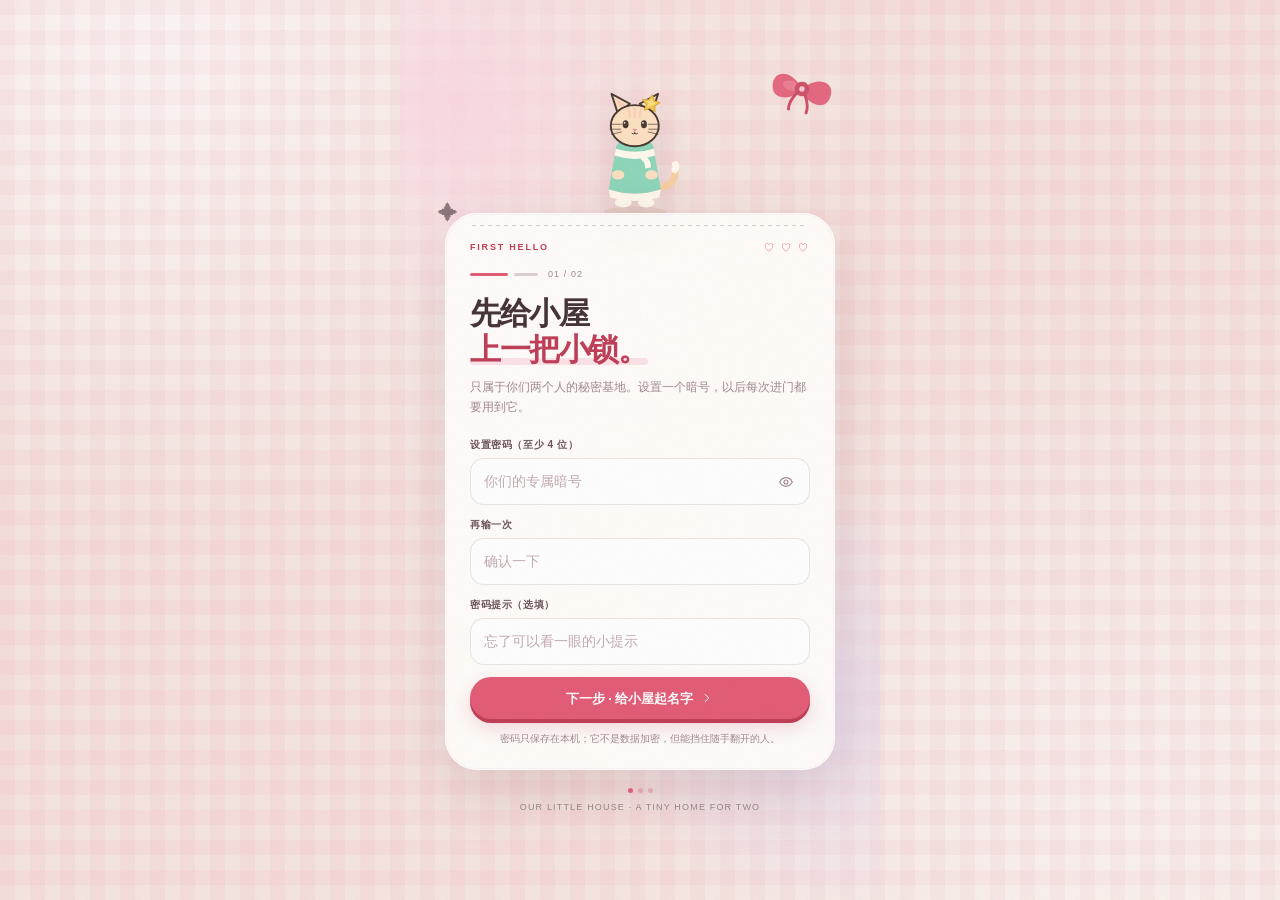
<file: index.html>
<!DOCTYPE html>
<html lang="zh-CN">
<head>
<meta charset="utf-8">
<meta name="viewport" content="width=device-width, initial-scale=1, viewport-fit=cover, maximum-scale=1, user-scalable=no">
<meta name="theme-color" content="#fff8f2">
<meta name="format-detection" content="telephone=no">
<meta name="description" content="OUR LITTLE HOUSE · 只属于两个人的小小生活空间">
<title>OUR LITTLE HOUSE · 我们的小屋</title>
<link rel="icon" href="data:image/svg+xml,%3Csvg xmlns='http://www.w3.org/2000/svg' viewBox='0 0 64 64'%3E%3Crect width='64' height='64' rx='14' fill='%23eaf6ee'/%3E%3Cpath d='M18 28 14 12l15 9M46 28l4-16-15 9' fill='%23fbe0c2' stroke='%234a3a33' stroke-width='3' stroke-linejoin='round'/%3E%3Cellipse cx='32' cy='36' rx='20' ry='17' fill='%23fbe0c2' stroke='%234a3a33' stroke-width='3'/%3E%3Ccircle cx='25' cy='35' r='2' fill='%234a3a33'/%3E%3Ccircle cx='39' cy='35' r='2' fill='%234a3a33'/%3E%3Cpath d='M29 41q3 3 6 0' stroke='%234a3a33' stroke-width='2' fill='none' stroke-linecap='round'/%3E%3Cpath d='M46 16 47.8 20.4 52.6 21 49 24.2 50 29 46 26.6 42 29 43 24.2 39.4 21 44.2 20.4Z' fill='%23f2c94f' stroke='%23d8a93f' stroke-width='1.2'/%3E%3C/svg%3E">
<style>
/* =========================================================
   OUR LITTLE HOUSE — a tiny house for two
   Original cute-cat visual system, no external assets.
   ========================================================= */

:root{
  --bg:#f5e5df;
  --cream:#fff9f3;
  --paper:#fffdfa;
  --paper-2:#fff4ee;
  --paper-3:#fbece7;
  --ink:#463438;
  --ink-soft:#6c565b;
  --muted:#a18a8f;
  --line:rgba(109,66,75,.14);
  --line-strong:rgba(109,66,75,.24);
  --rose:#e35d77;
  --rose-deep:#bf3f59;
  --rose-soft:#f9d7df;
  --pink:#f5c6d1;
  --blush:#fff0f2;
  --butter:#f8e5ad;
  --butter-deep:#d7a93f;
  --mint:#d5e9df;
  --mint-deep:#5f8879;
  --lav:#e6daf1;
  --blue:#c8dfed;
  --wine:#593039;
  --wine-2:#7b4652;
  --shadow:0 12px 34px rgba(150,88,101,.11);
  --shadow-soft:0 6px 20px rgba(150,88,101,.075);
  --r-xl:28px;
  --r-lg:22px;
  --r-md:16px;
  --r-sm:12px;
  --nav-h:70px;
  --font:"Avenir Next","PingFang SC","Hiragino Sans GB","Microsoft YaHei UI","Microsoft YaHei",sans-serif;
  --round:"Arial Rounded MT Bold","Yuanti SC","YouYuan","PingFang SC","Microsoft YaHei UI",sans-serif;
}

*{box-sizing:border-box;-webkit-tap-highlight-color:transparent}
html{-webkit-text-size-adjust:100%;text-size-adjust:100%;scroll-behavior:smooth}
body{
  margin:0;
  color:var(--ink);
  font-family:var(--font);
  font-size:15px;
  line-height:1.5;
  background-color:var(--bg);
  background-image:
    linear-gradient(90deg,rgba(227,93,119,.05) 50%,transparent 50%),
    linear-gradient(rgba(227,93,119,.05) 50%,transparent 50%),
    radial-gradient(circle at 12% 4%,rgba(255,255,255,.66),transparent 36%),
    radial-gradient(circle at 88% 90%,rgba(255,255,255,.5),transparent 40%);
  background-size:30px 30px,30px 30px,100% 100%,100% 100%;
  min-height:100dvh;
  overscroll-behavior-y:none;
}
body::after{
  content:"";
  position:fixed;
  inset:0;
  z-index:900;
  pointer-events:none;
  opacity:.22;
  mix-blend-mode:multiply;
  background-image:url("data:image/svg+xml,%3Csvg xmlns='http://www.w3.org/2000/svg' width='180' height='180'%3E%3Cfilter id='n'%3E%3CfeTurbulence type='fractalNoise' baseFrequency='.82' numOctaves='3' stitchTiles='stitch'/%3E%3CfeColorMatrix type='saturate' values='0'/%3E%3C/filter%3E%3Crect width='180' height='180' filter='url(%23n)' opacity='.34'/%3E%3C/svg%3E");
}
body.modal-open{overflow:hidden}
button,input,textarea,select{font:inherit;color:inherit}
button{border:0;background:none;cursor:pointer}
a{color:inherit;text-decoration:none}
img{max-width:100%;display:block}
h1,h2,h3,h4,p{margin:0}
ul,ol{margin:0;padding:0;list-style:none}
::selection{background:var(--rose-soft);color:var(--ink)}
:focus-visible{outline:2px solid var(--rose-deep);outline-offset:3px}

#app{
  position:relative;
  width:min(100%,480px);
  min-height:100dvh;
  margin:0 auto;
  background:
    radial-gradient(circle at 92% 8%,rgba(249,215,223,.55),transparent 26%),
    radial-gradient(circle at 6% 44%,rgba(230,218,241,.38),transparent 25%),
    var(--cream);
  border-left:1px solid rgba(255,255,255,.45);
  border-right:1px solid rgba(255,255,255,.45);
  box-shadow:0 0 70px rgba(110,67,77,.12);
  overflow-x:clip;
}
#app.is-locked{background:transparent;box-shadow:none;border:0}
#modal-root{position:relative;z-index:1300}
#toast-root{position:fixed;z-index:1600;left:50%;bottom:calc(var(--nav-h) + 26px + env(safe-area-inset-bottom));transform:translateX(-50%);width:min(92%,430px);display:flex;flex-direction:column;align-items:center;gap:8px;pointer-events:none;transition:bottom .2s ease,top .2s ease}
body.modal-open #toast-root{bottom:auto;top:calc(16px + env(safe-area-inset-top))}

.boot-screen{min-height:100dvh;display:grid;place-content:center;text-align:center;gap:14px;color:var(--muted);font-size:13px;letter-spacing:.06em}
.boot-cat{font-size:36px;animation:float 2.4s ease-in-out infinite}

/* ---------- generic bits ---------- */
.eyebrow{
  display:block;
  font-size:9px;
  line-height:1.4;
  font-weight:800;
  letter-spacing:.2em;
  text-transform:uppercase;
  color:var(--muted);
}
.section-head{
  display:flex;
  align-items:flex-end;
  justify-content:space-between;
  gap:12px;
  margin:26px 0 11px;
}
.section-head h2{font-family:var(--round);font-size:20px;letter-spacing:-.02em;line-height:1.25;margin-top:3px}
.section-head .side-link{
  font-size:11px;
  color:var(--ink-soft);
  border-bottom:1px solid var(--line-strong);
  padding-bottom:2px;
  white-space:nowrap;
}
.page{padding:4px 18px calc(var(--nav-h) + 44px + env(safe-area-inset-bottom));animation:pageIn .34s cubic-bezier(.2,.8,.2,1)}
.page.no-pad{padding-left:0;padding-right:0}
.page.is-sub{padding-top:0}
.muted{color:var(--muted)}
.soft{color:var(--ink-soft)}
.tiny{font-size:11px;line-height:1.5}
.center{text-align:center}
.hidden{display:none!important}
.sr-only{position:absolute;width:1px;height:1px;padding:0;margin:-1px;overflow:hidden;clip:rect(0,0,0,0);white-space:nowrap;border:0}

.card{
  background:var(--paper);
  border:1px solid var(--line);
  border-radius:var(--r-lg);
  box-shadow:var(--shadow-soft);
}
.paper-card{
  background:
    linear-gradient(135deg,rgba(255,255,255,.72),rgba(255,247,242,.56)),
    var(--paper);
  border:1px solid rgba(150,102,112,.16);
  border-radius:var(--r-lg);
  box-shadow:var(--shadow-soft);
}
.btn{
  display:inline-flex;
  align-items:center;
  justify-content:center;
  gap:7px;
  min-height:42px;
  padding:10px 16px;
  border-radius:999px;
  font-size:13px;
  font-weight:800;
  line-height:1;
  transition:transform .16s ease,box-shadow .16s ease,background .16s ease;
  white-space:nowrap;
}
.btn:active{transform:translateY(2px) scale(.99)}
.btn-primary{
  background:var(--rose);
  color:#fff;
  box-shadow:0 4px 0 var(--rose-deep),0 8px 18px rgba(191,63,89,.2);
}
.btn-primary:active{box-shadow:0 1px 0 var(--rose-deep)}
.btn-secondary{
  background:var(--paper);
  color:var(--ink);
  border:1px solid var(--line-strong);
  box-shadow:0 3px 0 rgba(109,66,75,.08);
}
.btn-dark{background:var(--wine);color:#fff2ee;box-shadow:0 4px 0 #3e1f27}
.btn-ghost{background:rgba(255,255,255,.58);border:1px solid var(--line);color:var(--ink-soft)}
.btn-block{width:100%}
.btn-sm{min-height:34px;padding:7px 12px;font-size:11px}
.btn-icon{width:38px;height:38px;min-height:0;padding:0;border-radius:50%}
.btn[disabled]{opacity:.45;pointer-events:none}
.text-link{font-size:11px;color:var(--rose-deep);font-weight:700;border-bottom:1px solid rgba(191,63,89,.3);padding-bottom:1px}
.icon-btn{
  width:38px;height:38px;display:inline-grid;place-items:center;border-radius:50%;
  color:var(--ink-soft);background:rgba(255,255,255,.55);border:1px solid var(--line);
  transition:transform .15s ease,background .15s ease;
}
.icon-btn:active{transform:scale(.92)}
.avatar{
  position:relative;
  display:inline-grid;
  place-items:center;
  flex:0 0 auto;
  width:44px;height:44px;
  border-radius:50%;
  overflow:hidden;
  background:var(--blush);
  border:2px solid #fff;
  box-shadow:0 2px 8px rgba(90,46,57,.12);
}
.avatar svg{width:100%;height:100%;display:block}
.avatar.xs{width:26px;height:26px;border-width:1.5px}
.avatar.sm{width:34px;height:34px;border-width:1.5px}
.avatar.lg{width:68px;height:68px;border-width:3px}
.avatar.xl{width:94px;height:94px;border-width:4px;box-shadow:0 8px 24px rgba(90,46,57,.16)}
.avatar.pair-a{border-color:#fff6f2}
.avatar.pair-b{border-color:#f6fbf8}
.stack{display:flex;align-items:center}
.stack .avatar + .avatar{margin-left:-12px}
.badge{
  display:inline-flex;align-items:center;gap:4px;
  padding:4px 8px;border-radius:999px;
  background:var(--paper-2);border:1px solid var(--line);
  font-size:10px;font-weight:700;color:var(--ink-soft);white-space:nowrap;
}
.badge.rose{background:var(--blush);border-color:rgba(227,93,119,.2);color:var(--rose-deep)}
.badge.mint{background:#eef8f3;border-color:rgba(95,136,121,.18);color:var(--mint-deep)}
.badge.butter{background:#fff9e8;border-color:rgba(215,169,63,.24);color:#8d6a18}
.chip-row{display:flex;gap:7px;overflow-x:auto;padding:2px 0;scrollbar-width:none}
.chip-row::-webkit-scrollbar{display:none}
.chip{
  flex:0 0 auto;
  display:inline-flex;align-items:center;gap:5px;
  padding:8px 12px;border-radius:999px;
  background:rgba(255,255,255,.62);
  border:1px solid var(--line);
  color:var(--ink-soft);font-size:11px;font-weight:700;
  transition:background .16s ease,color .16s ease,transform .16s ease;
}
.chip:active{transform:scale(.96)}
.chip.active{background:var(--wine);border-color:var(--wine);color:#fff4f0;box-shadow:0 4px 12px rgba(89,48,57,.18)}
.chip .count{font-size:9px;opacity:.7}
.segmented{
  display:grid;grid-auto-flow:column;grid-auto-columns:1fr;
  gap:3px;padding:4px;border-radius:999px;
  background:var(--paper-2);border:1px solid var(--line);
}
.segmented button{
  min-height:36px;padding:7px 8px;border-radius:999px;
  font-size:11px;font-weight:800;color:var(--muted);
  transition:background .18s ease,color .18s ease,box-shadow .18s ease;
}
.segmented button.active{background:var(--paper);color:var(--rose-deep);box-shadow:0 2px 8px rgba(109,66,75,.1)}
.segmented button .n{font-size:9px;opacity:.62;margin-left:2px}
.dashed-add{
  width:100%;display:flex;align-items:center;justify-content:center;gap:8px;
  min-height:62px;border:1.5px dashed rgba(191,63,89,.3);border-radius:18px;
  background:rgba(255,255,255,.38);color:var(--rose-deep);font-size:12px;font-weight:800;
  transition:background .16s ease,transform .16s ease;
}
.dashed-add:active{transform:scale(.99);background:rgba(249,215,223,.34)}
.empty{
  padding:28px 20px;text-align:center;border:1.5px dashed var(--line-strong);
  border-radius:var(--r-lg);background:rgba(255,255,255,.4);
}
.empty .emoji{font-size:34px;display:block;margin-bottom:8px;filter:drop-shadow(0 4px 8px rgba(90,46,57,.1))}
.empty h3{font-family:var(--round);font-size:15px;margin-bottom:4px}
.empty p{font-size:11px;color:var(--muted);line-height:1.65}
.list-stack{display:flex;flex-direction:column;gap:10px}
.divider{height:1px;background:var(--line);border:0;margin:16px 0}
.dashed-line{border:0;border-top:1px dashed var(--line-strong);margin:14px 0}

/* tape + stamp */
.tape{
  position:absolute;width:72px;height:22px;background:rgba(248,229,173,.67);
  border:1px solid rgba(215,169,63,.14);
  box-shadow:0 2px 5px rgba(120,85,40,.06);
  transform:rotate(-3deg);
  z-index:2;
}
.tape::before,.tape::after{content:"";position:absolute;top:0;bottom:0;width:4px;background:repeating-linear-gradient(180deg,transparent 0 3px,rgba(255,255,255,.6) 3px 5px)}
.tape::before{left:-2px}.tape::after{right:-2px}
.stamp{
  display:inline-grid;place-items:center;text-align:center;
  width:64px;height:64px;border:1.5px dashed currentColor;border-radius:50%;
  color:var(--rose-deep);font-size:7px;font-weight:900;line-height:1.35;letter-spacing:.1em;
  transform:rotate(8deg);opacity:.72;
}
.stamp b{display:block;font-size:13px;letter-spacing:.02em}
.stamp.green{color:var(--mint-deep)}
.sparkle{position:absolute;pointer-events:none;color:var(--rose);opacity:.65}

/* =========================================================
   Lock + setup
   ========================================================= */
.lock-screen{
  position:relative;min-height:100dvh;display:flex;flex-direction:column;align-items:center;justify-content:center;
  padding:32px 22px calc(28px + env(safe-area-inset-bottom));overflow:hidden;
}
.lock-screen::before{
  content:"";position:absolute;inset:0;
  background:
    radial-gradient(circle at 12% 12%,rgba(249,215,223,.9),transparent 24%),
    radial-gradient(circle at 88% 78%,rgba(230,218,241,.75),transparent 26%),
    linear-gradient(120deg,rgba(255,255,255,.18),transparent 60%);
  pointer-events:none;
}
.lock-deco{position:absolute;pointer-events:none;user-select:none}
.lock-deco.bow{top:7%;right:9%;width:72px;transform:rotate(12deg);opacity:.9}
.lock-deco.star1{top:22%;left:8%;font-size:20px;opacity:.6}
.lock-deco.star2{bottom:18%;right:10%;font-size:16px;opacity:.55}
.lock-deco.heart1{bottom:27%;left:11%;font-size:18px;opacity:.5}
.lock-deco.doodle{top:13%;left:12%;width:54px;opacity:.4;transform:rotate(-12deg)}
.lock-wrap{position:relative;z-index:2;width:min(100%,390px);display:flex;flex-direction:column;align-items:center}
.lock-mascot{width:132px;height:132px;margin-bottom:-8px;filter:drop-shadow(0 14px 20px rgba(120,69,81,.16));animation:float 4s ease-in-out infinite}
.lock-card{
  width:100%;
  background:rgba(255,253,250,.92);
  border:1px solid rgba(255,255,255,.9);
  box-shadow:0 22px 60px rgba(120,69,81,.16),inset 0 0 0 1px rgba(227,93,119,.06);
  border-radius:32px;
  padding:26px 24px 22px;
  backdrop-filter:blur(12px);
  position:relative;
}
.lock-card::before{
  content:"";position:absolute;left:26px;right:26px;top:11px;height:1px;
  background:repeating-linear-gradient(90deg,var(--line-strong) 0 4px,transparent 4px 8px);
}
.lock-kicker{display:flex;align-items:center;justify-content:space-between;margin-bottom:13px}
.lock-kicker .eyebrow{color:var(--rose-deep)}
.lock-hearts{font-size:10px;letter-spacing:2px;color:var(--rose)}
.lock-card h1{font-family:var(--round);font-size:31px;line-height:1.18;letter-spacing:-.045em;margin-bottom:8px}
.lock-card h1 em{font-style:normal;color:var(--rose-deep);position:relative;white-space:nowrap}
.lock-card h1 em::after{content:"";position:absolute;left:0;right:0;bottom:2px;height:7px;background:rgba(249,215,223,.72);border-radius:4px;z-index:-1}
.lock-card .lead{font-size:12px;line-height:1.7;color:var(--muted);margin-bottom:20px}
.lock-form{display:flex;flex-direction:column;gap:12px}
.field{display:flex;flex-direction:column;gap:6px}
.field > span,.field-label{font-size:10px;font-weight:800;letter-spacing:.06em;color:var(--ink-soft)}
.field input,.field textarea,.field select{
  width:100%;border:1px solid var(--line);background:rgba(255,255,255,.78);
  border-radius:14px;padding:12px 13px;font-size:14px;outline:0;
  transition:border .16s ease,box-shadow .16s ease,background .16s ease;
}
.field textarea{resize:vertical;min-height:86px;line-height:1.6}
.field input:focus,.field textarea:focus,.field select:focus{border-color:rgba(227,93,119,.55);box-shadow:0 0 0 3px rgba(227,93,119,.1);background:#fff}
.field input::placeholder,.field textarea::placeholder{color:#c3adb1}
.field small{font-size:10px;color:var(--muted);line-height:1.5}
.field-row{display:grid;grid-template-columns:1fr 1fr;gap:10px}
.password-wrap{position:relative}
.password-wrap input{padding-right:48px}
.password-toggle{position:absolute;right:5px;top:50%;transform:translateY(-50%);width:38px;height:38px;border-radius:50%;display:grid;place-items:center;color:var(--muted)}
.form-error{font-size:11px;color:var(--rose-deep);min-height:16px;line-height:1.5}
.form-note{font-size:10px;color:var(--muted);line-height:1.6;text-align:center;margin-top:12px}
.lock-actions{display:flex;align-items:center;justify-content:space-between;gap:10px;margin-top:14px}
.lock-actions .text-link{font-size:10px}
.lock-footer{position:relative;z-index:2;margin-top:18px;text-align:center;font-size:9px;letter-spacing:.13em;color:rgba(108,86,91,.65);text-transform:uppercase}
.lock-footer .dots{display:flex;gap:5px;justify-content:center;margin-bottom:8px}
.lock-footer .dot{width:5px;height:5px;border-radius:50%;background:rgba(191,63,89,.25)}
.lock-footer .dot.on{background:var(--rose)}
.hint-box{margin-top:12px;padding:10px 12px;border-radius:12px;background:var(--blush);font-size:11px;color:var(--ink-soft);line-height:1.6;text-align:left}
.hint-box b{color:var(--rose-deep)}
.setup-step{display:flex;gap:6px;align-items:center;margin-bottom:14px}
.setup-step i{display:block;width:24px;height:3px;border-radius:3px;background:var(--line-strong)}
.setup-step i.on{background:var(--rose);width:38px}
.setup-step span{font-size:9px;color:var(--muted);letter-spacing:.12em;margin-left:4px}
.avatar-picker{display:grid;grid-template-columns:repeat(4,1fr);gap:8px}
.avatar-choice{position:relative;display:block;cursor:pointer}
.avatar-choice input{position:absolute;opacity:0;pointer-events:none}
.avatar-choice span{display:block;padding:3px;border-radius:50%;border:2px solid transparent;transition:border .16s ease,transform .16s ease}
.avatar-choice span .avatar{width:100%;height:auto;aspect-ratio:1;box-shadow:none;border-width:2px}
.avatar-choice input:checked + span{border-color:var(--rose);transform:translateY(-2px);box-shadow:0 6px 14px rgba(191,63,89,.13)}
.profile-form-block{border:1px dashed var(--line-strong);border-radius:16px;padding:12px;background:rgba(255,255,255,.4)}
.profile-form-block + .profile-form-block{margin-top:10px}
.profile-form-block h3{font-size:11px;letter-spacing:.08em;color:var(--rose-deep);display:flex;align-items:center;gap:6px;margin-bottom:10px}
.profile-form-block h3 .avatar{width:26px;height:26px;box-shadow:none;border-width:1px}

/* =========================================================
   App shell
   ========================================================= */
.topbar{
  position:sticky;top:0;z-index:70;
  display:flex;align-items:center;justify-content:space-between;gap:8px;
  height:60px;padding:10px 16px 8px;
  background:linear-gradient(to bottom,rgba(255,249,243,.98) 24%,rgba(255,249,243,.83) 76%,rgba(255,249,243,0));
  backdrop-filter:blur(14px);
}
.brand{display:flex;align-items:center;gap:7px;min-width:0}
.brand-mark{width:27px;height:27px;display:grid;place-items:center;border-radius:50%;background:#fff;border:1px solid var(--line);box-shadow:0 2px 7px rgba(90,46,57,.08)}
.brand-mark svg{width:23px;height:23px}
.brand-word{display:flex;flex-direction:column;line-height:1}
.brand-word b{font-size:10px;letter-spacing:.17em;font-weight:900}
.brand-word small{font-size:7px;letter-spacing:.16em;color:var(--muted);margin-top:3px}
.top-actions{display:flex;align-items:center;gap:7px}
.identity{
  display:flex;align-items:center;gap:6px;padding:4px 8px 4px 4px;border-radius:999px;
  background:rgba(255,255,255,.72);border:1px solid var(--line);box-shadow:0 2px 8px rgba(90,46,57,.06);
}
.identity .avatar{width:25px;height:25px;border-width:1.5px}
.identity b{font-size:10px;max-width:54px;overflow:hidden;text-overflow:ellipsis;white-space:nowrap}
.identity svg{width:11px;height:11px;color:var(--muted)}
.lock-btn{width:34px;height:34px;border-radius:50%;display:grid;place-items:center;color:var(--ink-soft);background:rgba(255,255,255,.56);border:1px solid var(--line)}
.lock-btn:active{transform:scale(.92)}
.bottom-nav{
  position:fixed;left:50%;bottom:0;transform:translateX(-50%);z-index:80;
  width:min(100%,480px);
  display:grid;grid-template-columns:repeat(5,1fr);gap:2px;
  padding:7px 10px calc(7px + env(safe-area-inset-bottom));
  background:rgba(255,250,245,.94);
  border-top:1px solid rgba(109,66,75,.12);
  box-shadow:0 -10px 30px rgba(120,69,81,.055);
  backdrop-filter:blur(20px);
}
.nav-item{
  position:relative;display:flex;flex-direction:column;align-items:center;justify-content:center;gap:2px;
  min-height:54px;border-radius:16px;color:#a58e93;font-size:9px;font-weight:800;letter-spacing:.03em;
  transition:color .18s ease,transform .18s ease;
}
.nav-item:active{transform:scale(.94)}
.nav-icon{width:39px;height:29px;display:grid;place-items:center;border-radius:11px;transition:background .18s ease,transform .18s ease}
.nav-icon svg{width:21px;height:21px}
.nav-item.active{color:var(--rose-deep)}
.nav-item.active .nav-icon{background:var(--rose-soft);transform:translateY(-1px)}
.nav-item.active::after{
  content:"";position:absolute;top:2px;right:calc(50% - 16px);width:5px;height:5px;border-radius:50%;
  background:var(--rose);box-shadow:0 0 0 3px rgba(227,93,119,.1);
}
.nav-item.active .nav-icon svg{transform:scale(1.04)}

/* subpage header */
.subhead{display:flex;align-items:center;gap:10px;padding:5px 0 15px}
.subhead .back{
  width:34px;height:34px;border-radius:50%;display:grid;place-items:center;
  background:rgba(255,255,255,.7);border:1px solid var(--line);color:var(--ink-soft);
}
.subhead .back:active{transform:scale(.92)}
.subhead .titles{flex:1;min-width:0}
.subhead h1{font-family:var(--round);font-size:20px;line-height:1.2;letter-spacing:-.02em;margin-top:1px}
.subhead .actions{display:flex;gap:6px}
.page-intro{padding:8px 0 16px}
.page-intro h1{font-family:var(--round);font-size:28px;line-height:1.2;letter-spacing:-.04em}
.page-intro h1 em{font-style:normal;color:var(--rose-deep)}
.page-intro p{font-size:11px;line-height:1.7;color:var(--muted);margin-top:7px;max-width:310px}

/* =========================================================
   Home
   ========================================================= */
.home-hero{position:relative;padding:12px 0 2px}
.hero-kicker{display:flex;align-items:center;justify-content:space-between;gap:8px;margin-bottom:10px}
.hero-kicker .date{font-size:9px;font-weight:700;letter-spacing:.08em;color:var(--muted)}
.hero-kicker .weather{display:inline-flex;align-items:center;gap:4px;font-size:9px;color:var(--ink-soft);background:rgba(255,255,255,.52);border:1px solid var(--line);border-radius:999px;padding:4px 8px}
.hero-weather{margin-top:9px;background:rgba(255,255,255,.4)}
.home-hero h1{
  font-family:var(--round);font-size:37px;line-height:1.12;letter-spacing:-.05em;
  max-width:280px;position:relative;z-index:2;
}
.home-hero h1 .hl{position:relative;display:inline-block;color:var(--rose-deep);white-space:nowrap}
.home-hero h1 .hl::after{content:"";position:absolute;left:-2px;right:-4px;bottom:2px;height:9px;border-radius:5px;background:rgba(249,215,223,.8);z-index:-1;transform:rotate(-1deg)}
.home-hero h1 .dot{color:var(--rose)}
.home-hero .hero-sub{font-size:11px;line-height:1.65;color:var(--muted);margin-top:9px;max-width:250px}
.hero-cat{
  position:absolute;z-index:1;right:-2px;top:12px;width:104px;height:104px;
  transform:rotate(6deg);filter:drop-shadow(0 10px 16px rgba(120,69,81,.13));
  animation:float 5.5s ease-in-out infinite;
}
.hero-cat svg{width:100%;height:100%}
.hero-bow{position:absolute;right:78px;top:4px;width:38px;transform:rotate(-12deg);opacity:.9}
.hero-spark{position:absolute;right:9px;top:95px;color:var(--butter-deep);font-size:15px;transform:rotate(12deg)}
.polaroid{
  position:relative;margin:20px 2px 0;padding:16px 16px 14px;
  background:rgba(255,253,250,.9);
  border:1px solid var(--line);
  border-radius:20px;
  box-shadow:0 12px 28px rgba(120,69,81,.09);
  transform:rotate(-.65deg);
}
.polaroid .tape.top{top:-11px;left:26px;transform:rotate(-4deg);width:64px}
.polaroid .tape.top2{top:-10px;right:35px;left:auto;transform:rotate(3deg);width:48px;height:19px;background:rgba(230,218,241,.7);border-color:rgba(160,140,180,.12)}
.couple-line{display:flex;align-items:center;gap:9px}
.couple-avatars{display:flex;align-items:center;position:relative}
.couple-avatars .avatar{width:66px;height:66px;border-width:3px;background:#fff}
.couple-avatars .avatar + .avatar{margin-left:-10px}
.couple-avatars .heart-link{
  position:absolute;left:50%;top:50%;transform:translate(-50%,-50%) rotate(-8deg);
  width:25px;height:25px;border-radius:50%;display:grid;place-items:center;
  background:var(--rose);color:#fff;border:2px solid #fff;box-shadow:0 3px 9px rgba(191,63,89,.22);z-index:3;
}
.couple-avatars .heart-link svg{width:12px;height:12px;fill:currentColor}
.couple-copy{flex:1;min-width:0;padding-left:9px}
.couple-copy .names{font-family:var(--round);font-size:19px;letter-spacing:-.02em;line-height:1.2;display:flex;align-items:center;gap:5px;flex-wrap:wrap}
.couple-copy .names i{font-style:normal;color:var(--rose);font-size:13px}
.couple-copy .days{margin-top:5px;font-size:10px;color:var(--muted);display:flex;align-items:center;gap:5px;flex-wrap:wrap}
.couple-copy .days b{font-size:15px;color:var(--rose-deep);letter-spacing:-.03em}
.couple-copy .anniv{margin-top:4px;font-size:9px;color:var(--ink-soft);display:inline-flex;align-items:center;gap:4px}
.couple-copy .anniv svg{width:11px;height:11px;color:var(--rose)}
.polaroid .stamp{position:absolute;right:14px;bottom:11px;width:48px;height:48px;font-size:6px;opacity:.65}
.polaroid .stamp b{font-size:10px}
.polaroid .edit-mini{position:static;display:inline-flex;align-items:center;margin-top:6px;margin-left:4px;font-size:9px;color:var(--muted);border-left:1px solid var(--line);padding-left:7px;padding-bottom:1px}
.hero-notes{display:flex;align-items:center;gap:7px;margin:9px 2px 0;color:var(--muted);font-size:9px}
.hero-notes .line{height:1px;flex:1;background:linear-gradient(90deg,var(--line),transparent)}
.hero-notes b{color:var(--rose-deep);font-weight:800}

/* now card */
.now-panel{
  background:var(--paper);border:1px solid var(--line);border-radius:24px;
  box-shadow:var(--shadow-soft);padding:2px 15px;position:relative;overflow:hidden;
}
.now-panel::after{content:"";position:absolute;right:-24px;bottom:-34px;width:100px;height:100px;border-radius:50%;background:radial-gradient(circle,rgba(249,215,223,.44),transparent 68%);pointer-events:none}
.now-row{
  display:flex;align-items:flex-start;gap:11px;width:100%;padding:14px 0;text-align:left;
  position:relative;z-index:1;
}
.now-row + .now-row{border-top:1px dashed var(--line-strong)}
.now-row .avatar{width:43px;height:43px;margin-top:1px}
.now-main{flex:1;min-width:0}
.now-top{display:flex;align-items:center;gap:6px;flex-wrap:wrap}
.now-top b{font-size:12px}
.now-top time{font-size:9px;color:var(--muted)}
.now-top .badge{padding:2px 6px;font-size:8px}
.now-text{font-size:13px;line-height:1.55;margin-top:3px;color:var(--ink-soft);display:-webkit-box;-webkit-line-clamp:2;-webkit-box-orient:vertical;overflow:hidden}
.now-text.empty-text{color:var(--muted);font-size:12px}
.now-bottom{display:flex;align-items:center;gap:6px;margin-top:6px;flex-wrap:wrap}
.song-mini{display:inline-flex;align-items:center;gap:4px;max-width:100%;font-size:9px;color:var(--wine-2);background:var(--paper-2);padding:3px 7px;border-radius:999px;border:1px solid var(--line)}
.song-mini svg{width:10px;height:10px;flex:0 0 auto}
.song-mini span{overflow:hidden;text-overflow:ellipsis;white-space:nowrap}
.now-mood{
  flex:0 0 auto;display:grid;place-items:center;width:39px;height:39px;border-radius:14px;
  font-size:21px;background:var(--blush);border:1px solid rgba(227,93,119,.12);
  transform:rotate(3deg);box-shadow:0 4px 10px rgba(150,88,101,.06);
}
.now-chevron{color:#cbb7ba;margin-top:18px;flex:0 0 auto}
.now-chevron svg{width:14px;height:14px}
.now-foot{display:flex;align-items:center;justify-content:space-between;border-top:1px dashed var(--line-strong);padding:9px 0 10px;position:relative;z-index:1}
.now-foot .hint{font-size:9px;color:var(--muted)}
.now-foot .link{font-size:10px;color:var(--rose-deep);font-weight:800}

/* music */
.music-card{
  position:relative;overflow:hidden;margin-top:12px;border-radius:22px;
  background:
    radial-gradient(circle at 88% 20%,rgba(227,93,119,.28),transparent 38%),
    radial-gradient(circle at 8% 90%,rgba(249,215,223,.14),transparent 42%),
    linear-gradient(135deg,#5b3039,#3f222a);
  color:#fff6f1;padding:14px 15px;display:flex;align-items:center;gap:12px;
  box-shadow:0 12px 26px rgba(63,34,42,.22);
}
.music-card::after{
  content:"";position:absolute;right:-16px;top:-32px;width:120px;height:120px;border-radius:50%;
  border:1px solid rgba(255,255,255,.1);
}
.vinyl{
  position:relative;width:54px;height:54px;flex:0 0 auto;border-radius:50%;
  background:repeating-radial-gradient(circle at center,#1c1719 0 2px,#292225 2px 4px);
  border:2px solid #1b1517;box-shadow:0 4px 10px rgba(0,0,0,.3);
}
.vinyl::before{content:"";position:absolute;inset:15px;border-radius:50%;background:var(--rose);border:2px solid #f5d6c9}
.vinyl::after{content:"";position:absolute;left:50%;top:50%;width:5px;height:5px;border-radius:50%;background:#3e1f27;transform:translate(-50%,-50%)}
.music-card .vinyl{animation:spin 12s linear infinite;animation-play-state:paused}
.music-card.playing .vinyl{animation-play-state:running}
.music-copy{flex:1;min-width:0}
.music-copy .eyebrow{color:rgba(255,238,230,.58);font-size:8px}
.music-copy h3{font-size:14px;line-height:1.3;margin-top:3px;white-space:nowrap;overflow:hidden;text-overflow:ellipsis}
.music-copy p{font-size:10px;color:rgba(255,238,230,.68);margin-top:2px;white-space:nowrap;overflow:hidden;text-overflow:ellipsis}
.music-actions{display:flex;align-items:center;gap:6px;flex:0 0 auto}
.eq{display:flex;align-items:flex-end;gap:2px;height:17px;margin-right:3px}
.eq i{display:block;width:2px;height:100%;background:#f3b7c3;border-radius:2px;transform-origin:bottom;animation:eq 1.1s ease-in-out infinite;animation-play-state:paused}
.eq i:nth-child(2){animation-delay:.2s;height:58%}
.eq i:nth-child(3){animation-delay:.4s;height:78%}
.eq i:nth-child(4){animation-delay:.1s;height:44%}
.music-card.playing .eq i{animation-play-state:running}
.music-btn{width:33px;height:33px;border-radius:50%;display:grid;place-items:center;background:rgba(255,255,255,.12);border:1px solid rgba(255,255,255,.18);color:#fff}
.music-btn svg{width:15px;height:15px}
.music-btn:active{transform:scale(.92)}

/* quick dock */
.quick-dock{display:grid;grid-template-columns:repeat(4,1fr);gap:7px;margin-top:12px}
.quick-btn{
  min-width:0;display:flex;flex-direction:column;align-items:center;justify-content:center;gap:5px;
  padding:9px 3px 8px;border-radius:16px;background:rgba(255,255,255,.62);
  border:1px solid var(--line);font-size:9px;font-weight:800;color:var(--ink-soft);
  box-shadow:0 3px 0 rgba(109,66,75,.04);
}
.quick-btn:active{transform:translateY(2px)}
.quick-btn .q-emoji{font-size:20px;line-height:1}
.quick-btn:nth-child(2) .q-emoji{transform:rotate(-7deg)}
.quick-btn:nth-child(3) .q-emoji{transform:rotate(6deg)}

/* latest reports strip */
.report-peek{
  background:linear-gradient(135deg,#fffdfa,#fff6f0);border:1px solid var(--line);border-radius:20px;
  padding:12px 14px;box-shadow:var(--shadow-soft);
}
.report-peek-row{display:flex;align-items:flex-start;gap:9px;font-size:11px;line-height:1.5}
.report-peek-row + .report-peek-row{margin-top:8px;padding-top:8px;border-top:1px dashed var(--line)}
.report-peek-row .r-emoji{width:24px;height:24px;flex:0 0 auto;display:grid;place-items:center;border-radius:8px;background:var(--blush);font-size:13px}
.report-peek-row .r-copy{flex:1;min-width:0}
.report-peek-row .r-copy b{font-size:10px;margin-right:4px}
.report-peek-row time{font-size:9px;color:var(--muted);white-space:nowrap;margin-top:4px}
.report-peek .peek-foot{display:flex;justify-content:space-between;align-items:center;margin-top:10px;padding-top:8px;border-top:1px dashed var(--line)}
.report-peek .peek-foot span{font-size:9px;color:var(--muted)}
.report-peek .peek-foot button{font-size:10px;font-weight:800;color:var(--rose-deep)}

/* feed */
.feed-tools{display:flex;align-items:center;justify-content:space-between;gap:8px;margin-bottom:10px}
.feed-filter{display:flex;gap:5px}
.feed-filter button{padding:5px 9px;border-radius:999px;font-size:9px;font-weight:700;color:var(--muted);border:1px solid transparent}
.feed-filter button.active{color:var(--rose-deep);background:var(--blush);border-color:rgba(227,93,119,.16)}
.post{
  position:relative;background:var(--paper);border:1px solid var(--line);border-radius:22px;
  padding:15px 15px 12px;box-shadow:var(--shadow-soft);margin-bottom:11px;
}
.post-head{display:flex;align-items:center;gap:9px}
.post-head .avatar{width:38px;height:38px}
.post-who{flex:1;min-width:0}
.post-who .line1{display:flex;align-items:center;gap:5px;flex-wrap:wrap}
.post-who b{font-size:12px}
.post-who .place{font-size:9px;color:var(--muted)}
.post-who .line2{display:flex;align-items:center;gap:5px;font-size:9px;color:var(--muted);margin-top:1px}
.post-who .line2 .dot{width:2px;height:2px;border-radius:50%;background:var(--muted)}
.post-more{width:26px;height:26px;border-radius:50%;display:grid;place-items:center;color:var(--muted);flex:0 0 auto}
.post-more:active{background:var(--paper-2)}
.post-more svg{width:15px;height:15px}
.post-body{margin-top:10px}
.post-text{font-size:14px;line-height:1.72;color:#4e3a3f;white-space:pre-wrap;overflow-wrap:anywhere}
.post-mood{
  display:inline-flex;align-items:center;gap:5px;margin-top:8px;
  padding:4px 9px 4px 5px;border-radius:999px;background:var(--blush);
  border:1px solid rgba(227,93,119,.13);font-size:9px;font-weight:700;color:var(--rose-deep);
}
.post-mood .m{font-size:18px;line-height:1}
.post-photo{margin-top:11px;border-radius:17px;overflow:hidden;border:1px solid var(--line);background:var(--paper-2);position:relative}
.post-photo img{width:100%;max-height:440px;object-fit:cover}
.post-photo .photo-tape{position:absolute;top:8px;left:50%;transform:translateX(-50%) rotate(-2deg);width:62px;height:16px;background:rgba(255,248,220,.58);border:1px solid rgba(215,169,63,.08);backdrop-filter:blur(2px)}
.post-song{
  margin-top:9px;display:flex;align-items:center;gap:8px;padding:8px 10px;border-radius:12px;
  background:linear-gradient(135deg,#fbf7f2,#f7eef2);border:1px solid var(--line);
}
.post-song .disc{width:26px;height:26px;border-radius:50%;background:repeating-radial-gradient(circle,#2c2326 0 1.5px,#3b3033 1.5px 3px);position:relative;flex:0 0 auto}
.post-song .disc::after{content:"";position:absolute;inset:9px;border-radius:50%;background:var(--rose)}
.post-song .s-copy{flex:1;min-width:0}
.post-song .s-copy b{display:block;font-size:10px;white-space:nowrap;overflow:hidden;text-overflow:ellipsis}
.post-song .s-copy span{display:block;font-size:8px;color:var(--muted);margin-top:1px}
.post-song .eq i{background:var(--rose)}
.post-actions{display:flex;align-items:center;gap:3px;margin-top:10px;padding-top:8px;border-top:1px dashed var(--line)}
.reaction{
  display:inline-flex;align-items:center;gap:3px;padding:5px 6px;border-radius:999px;
  font-size:15px;line-height:1;color:var(--muted);transition:background .15s ease,transform .15s ease;
}
.reaction .n{font-size:9px;font-weight:800;color:var(--ink-soft);font-family:var(--font)}
.reaction.active{background:var(--blush);box-shadow:inset 0 0 0 1px rgba(227,93,119,.12)}
.reaction:active{transform:scale(.9)}
.post-actions .spacer{flex:1}
.act-link{display:inline-flex;align-items:center;gap:4px;padding:5px 6px;border-radius:999px;font-size:9px;font-weight:700;color:var(--muted)}
.act-link svg{width:14px;height:14px}
.act-link:active{background:var(--paper-2)}
.comments{margin-top:9px;background:var(--paper-2);border-radius:15px;padding:9px 10px;border:1px solid rgba(109,66,75,.06)}
.comment{display:flex;align-items:flex-start;gap:7px;padding:4px 0}
.comment + .comment{border-top:1px dashed rgba(109,66,75,.09)}
.comment .avatar{width:24px;height:24px;border-width:1px;box-shadow:none}
.comment-copy{flex:1;min-width:0}
.comment-copy .c-top{display:flex;align-items:center;gap:5px}
.comment-copy b{font-size:9px}
.comment-copy time{font-size:8px;color:var(--muted)}
.comment-copy p{font-size:11px;line-height:1.55;color:var(--ink-soft);margin-top:1px;overflow-wrap:anywhere;white-space:pre-wrap}
.comment-del{width:22px;height:22px;border-radius:50%;display:grid;place-items:center;color:#c5aeb2;flex:0 0 auto}
.comment-del svg{width:11px;height:11px}
.sticker-comment{display:flex;align-items:center;gap:6px;padding:3px 0}
.sticker-comment .sticker-face{width:48px;height:48px;display:grid;place-items:center;font-size:26px;background:#fff;border:2px solid #fff;border-radius:14px;box-shadow:0 3px 8px rgba(90,46,57,.1);transform:rotate(-3deg)}
.sticker-comment .sticker-label{font-size:9px;color:var(--muted)}
.comment-form{display:flex;align-items:center;gap:5px;margin-top:7px;padding-top:8px;border-top:1px dashed rgba(109,66,75,.1)}
.comment-form .avatar{width:25px;height:25px;border-width:1px;box-shadow:none}
.comment-form input{
  flex:1;min-width:0;border:1px solid var(--line);background:#fff;border-radius:999px;
  padding:8px 11px;font-size:11px;outline:0;
}
.comment-form input:focus{border-color:rgba(227,93,119,.4)}
.comment-form .sticker-toggle{width:29px;height:29px;border-radius:50%;display:grid;place-items:center;font-size:15px;background:#fff;border:1px solid var(--line)}
.comment-form .send{width:29px;height:29px;border-radius:50%;display:grid;place-items:center;background:var(--rose);color:#fff;flex:0 0 auto}
.comment-form .send svg{width:13px;height:13px}
.sticker-tray{display:grid;grid-template-columns:repeat(4,1fr);gap:6px;margin-top:8px;padding-top:8px;border-top:1px dashed rgba(109,66,75,.1)}
.sticker-btn{
  display:flex;flex-direction:column;align-items:center;gap:2px;padding:5px 2px;border-radius:10px;
  background:#fff;border:1px solid var(--line);font-size:8px;color:var(--muted);
}
.sticker-btn:active{transform:scale(.94)}
.sticker-btn .s-emoji{font-size:21px;line-height:1.15;filter:drop-shadow(0 2px 3px rgba(90,46,57,.12))}
.no-comments{font-size:9px;color:var(--muted);padding:5px 0}

/* =========================================================
   Report page
   ========================================================= */
.report-hero{
  position:relative;overflow:hidden;margin:7px 0 14px;padding:18px 17px;
  border-radius:24px;background:linear-gradient(135deg,#fff2f4,#fffaf5 58%,#f4eee4);
  border:1px solid rgba(227,93,119,.16);box-shadow:var(--shadow-soft);
}
.report-hero::after{content:"";position:absolute;right:-20px;bottom:-38px;width:120px;height:120px;border-radius:50%;background:rgba(249,215,223,.5)}
.report-hero h1{font-family:var(--round);font-size:25px;line-height:1.22;letter-spacing:-.04em;max-width:275px;position:relative;z-index:1}
.report-hero h1 em{font-style:normal;color:var(--rose-deep)}
.report-hero p{font-size:10px;line-height:1.7;color:var(--muted);margin-top:7px;max-width:260px;position:relative;z-index:1}
.report-hero .stamp{position:absolute;right:15px;top:16px;width:52px;height:52px;font-size:5px;z-index:1}
.report-hero .stamp b{font-size:9px}
.report-quick{display:grid;grid-template-columns:repeat(3,1fr);gap:7px}
.quick-report{
  display:flex;flex-direction:column;align-items:center;justify-content:center;gap:4px;
  min-height:66px;border-radius:16px;background:var(--paper);border:1px solid var(--line);
  box-shadow:0 3px 0 rgba(109,66,75,.04);font-size:9px;font-weight:800;color:var(--ink-soft);
  transition:transform .14s ease,background .14s ease;
}
.quick-report:active{transform:translateY(2px);background:var(--blush)}
.quick-report .qr-emoji{font-size:21px;line-height:1}
.quick-report .qr-sub{font-size:7px;font-weight:500;color:var(--muted)}
.report-stats{display:grid;grid-template-columns:repeat(3,1fr);gap:8px;margin-top:12px}
.report-stat{padding:11px 8px;border-radius:15px;background:var(--paper);border:1px solid var(--line);text-align:center}
.report-stat b{display:block;font-family:var(--round);font-size:19px;line-height:1.1;color:var(--rose-deep)}
.report-stat span{display:block;font-size:8px;color:var(--muted);margin-top:3px;letter-spacing:.04em}
.week-strip{display:grid;grid-template-columns:repeat(7,1fr);gap:4px;margin:12px 0 2px;padding:10px 8px;background:var(--paper);border:1px solid var(--line);border-radius:18px}
.week-day{display:flex;flex-direction:column;align-items:center;gap:5px;font-size:8px;color:var(--muted)}
.week-day b{font-size:9px;font-weight:700;color:var(--ink-soft)}
.week-day .w-dot{width:19px;height:19px;border-radius:50%;display:grid;place-items:center;background:var(--paper-2);font-size:8px;color:var(--muted)}
.week-day.has .w-dot{background:var(--rose-soft);color:var(--rose-deep)}
.week-day.today .w-dot{background:var(--rose);color:#fff;box-shadow:0 0 0 3px rgba(227,93,119,.1)}
.report-tools{display:flex;align-items:center;justify-content:space-between;gap:8px;margin:17px 0 9px}
.report-tools .chip-row{flex:1}
.report-timeline{position:relative;padding-left:19px}
.report-timeline::before{content:"";position:absolute;left:6px;top:8px;bottom:10px;width:1px;background:repeating-linear-gradient(180deg,var(--line-strong) 0 4px,transparent 4px 9px)}
.report-day{position:relative;margin-bottom:16px}
.report-day::before{content:"";position:absolute;left:-17px;top:6px;width:7px;height:7px;border-radius:50%;background:var(--rose);box-shadow:0 0 0 3px var(--cream)}
.report-day h3{font-size:10px;letter-spacing:.04em;color:var(--ink-soft);margin-bottom:7px;display:flex;align-items:center;gap:6px}
.report-day h3 span{font-size:8px;font-weight:500;color:var(--muted)}
.report-item{
  display:flex;align-items:flex-start;gap:9px;padding:10px 11px;background:var(--paper);
  border:1px solid var(--line);border-radius:15px;box-shadow:0 2px 8px rgba(150,88,101,.04);
}
.report-item + .report-item{margin-top:6px}
.report-item .r-icon{width:30px;height:30px;flex:0 0 auto;display:grid;place-items:center;border-radius:10px;background:var(--blush);font-size:15px}
.report-item .r-main{flex:1;min-width:0}
.report-item .r-main b{display:block;font-size:11px;line-height:1.4}
.report-item .r-main p{font-size:10px;line-height:1.55;color:var(--muted);margin-top:1px;overflow-wrap:anywhere;white-space:pre-wrap}
.report-item time{font-size:8px;color:var(--muted);white-space:nowrap;margin-top:3px}
.report-del{width:24px;height:24px;border-radius:50%;display:grid;place-items:center;color:#c9b3b6;flex:0 0 auto}
.report-del svg{width:11px;height:11px}
.report-note{margin-top:10px;font-size:9px;color:var(--muted);text-align:center;line-height:1.6}

/* =========================================================
   Food
   ========================================================= */
.food-hero{
  position:relative;overflow:hidden;margin:6px 0 14px;padding:17px;border-radius:24px;
  background:linear-gradient(135deg,#fff7e8,#fffaf4 48%,#fdeef0);
  border:1px solid rgba(215,169,63,.16);box-shadow:var(--shadow-soft);
}
.food-hero h1{font-family:var(--round);font-size:27px;line-height:1.2;letter-spacing:-.045em;position:relative;z-index:1;max-width:240px}
.food-hero h1 em{font-style:normal;color:#b97d27}
.food-hero p{font-size:10px;line-height:1.7;color:var(--muted);margin-top:7px;max-width:240px;position:relative;z-index:1}
.food-hero .food-doodle{position:absolute;right:8px;bottom:-4px;font-size:62px;transform:rotate(7deg);filter:drop-shadow(0 8px 12px rgba(120,85,40,.12));z-index:0}
.food-hero .food-stats{display:flex;gap:7px;margin-top:12px;position:relative;z-index:1}
.food-stat{background:rgba(255,255,255,.64);border:1px solid rgba(215,169,63,.16);border-radius:12px;padding:6px 9px;font-size:8px;color:#8a6e48}
.food-stat b{font-family:var(--round);font-size:13px;color:#a4691e;margin-right:2px}
.food-tools{display:flex;align-items:center;gap:8px;margin-bottom:10px}
.food-tools .segmented{flex:1}
.random-btn{
  flex:0 0 auto;width:38px;height:38px;border-radius:50%;display:grid;place-items:center;
  background:var(--wine);color:#fff3ec;box-shadow:0 3px 0 #3e1f27;font-size:16px;
}
.random-btn:active{transform:translateY(2px);box-shadow:none}
.food-summary{display:flex;align-items:center;justify-content:space-between;gap:8px;margin:9px 0 10px;font-size:9px;color:var(--muted)}
.food-summary .left{display:flex;align-items:center;gap:5px}
.food-summary b{color:var(--ink-soft)}
.food-card{
  position:relative;display:flex;gap:11px;padding:10px;background:var(--paper);border:1px solid var(--line);
  border-radius:18px;box-shadow:0 4px 12px rgba(150,88,101,.045);overflow:hidden;
}
.food-card + .food-card{margin-top:8px}
.food-card.done{background:linear-gradient(135deg,#fbfdfb,#fffdfa)}
.food-art{
  position:relative;width:88px;height:92px;flex:0 0 auto;border-radius:14px;overflow:hidden;
  display:grid;place-items:center;background:linear-gradient(145deg,#fde4c3,#f7c9ce);
}
.food-art img{width:100%;height:100%;object-fit:cover}
.food-art .art-emoji{font-size:37px;filter:drop-shadow(0 5px 7px rgba(120,69,49,.14));transform:rotate(-4deg)}
.food-art::after{content:"";position:absolute;inset:0;background:radial-gradient(circle at 20% 15%,rgba(255,255,255,.38),transparent 45%);pointer-events:none}
.food-art .art-stamp{position:absolute;right:5px;bottom:5px;font-size:7px;font-weight:900;letter-spacing:.04em;background:rgba(255,255,255,.78);border:1px dashed var(--rose-deep);color:var(--rose-deep);border-radius:6px;padding:2px 4px;transform:rotate(-6deg);z-index:2}
.food-main{flex:1;min-width:0;padding:1px 0}
.food-meta{display:flex;align-items:center;gap:5px;flex-wrap:wrap;font-size:8px;color:var(--muted)}
.food-meta .author{display:inline-flex;align-items:center;gap:3px}
.food-main h3{font-size:14px;line-height:1.4;margin-top:3px;letter-spacing:-.01em;overflow-wrap:anywhere}
.food-card.done h3{color:var(--ink-soft)}
.food-note{font-size:10px;line-height:1.55;color:var(--muted);margin-top:2px;display:-webkit-box;-webkit-line-clamp:2;-webkit-box-orient:vertical;overflow:hidden}
.food-tags{display:flex;gap:4px;flex-wrap:wrap;margin-top:5px}
.food-tags span{font-size:8px;color:#9b734e;background:#fff8e9;border:1px solid rgba(215,169,63,.15);padding:2px 5px;border-radius:5px}
.food-links{display:flex;align-items:center;gap:5px;margin-top:6px;flex-wrap:wrap}
.link-chip{display:inline-flex;align-items:center;gap:3px;padding:3px 6px;border-radius:6px;background:var(--paper-2);border:1px solid var(--line);font-size:8px;color:var(--ink-soft)}
.link-chip svg{width:9px;height:9px}
.food-side{display:flex;flex-direction:column;align-items:center;justify-content:space-between;gap:6px;flex:0 0 auto}
.food-check{width:28px;height:28px;border-radius:50%;display:grid;place-items:center;border:1.5px solid var(--line-strong);color:var(--muted);background:#fff}
.food-check svg{width:13px;height:13px}
.food-card.done .food-check{background:var(--mint);border-color:rgba(95,136,121,.3);color:var(--mint-deep)}
.food-edit{width:24px;height:24px;border-radius:50%;display:grid;place-items:center;color:#c6b0b4}
.food-edit svg{width:12px;height:12px}
.rating{display:flex;gap:1px;font-size:9px;color:#e3b34a;line-height:1}
.food-card .rating{margin-top:3px}
.food-done-label{font-size:7px;font-weight:900;color:var(--mint-deep);letter-spacing:.08em}
.food-foot-note{text-align:center;font-size:9px;color:var(--muted);margin-top:14px;line-height:1.6}

/* =========================================================
   Travel
   ========================================================= */
.travel-hero{
  position:relative;overflow:hidden;margin:6px 0 14px;border-radius:24px;min-height:190px;
  background:
    linear-gradient(135deg,rgba(255,252,246,.92),rgba(245,250,241,.88)),
    #edf3e9;
  border:1px solid rgba(95,136,121,.16);box-shadow:var(--shadow-soft);
}
.travel-map{position:absolute;inset:0;width:100%;height:100%;opacity:.9}
.travel-hero-copy{position:relative;z-index:2;padding:17px 17px 0;max-width:250px}
.travel-hero-copy h1{font-family:var(--round);font-size:27px;line-height:1.16;letter-spacing:-.045em}
.travel-hero-copy h1 em{font-style:normal;color:#4c7565}
.travel-hero-copy p{font-size:10px;line-height:1.65;color:#7b8e83;margin-top:6px}
.travel-hero .stamp{position:absolute;right:15px;top:15px;color:#b14e60;z-index:2;width:51px;height:51px;font-size:5px}
.travel-hero .stamp b{font-size:9px}
.travel-progress{position:relative;z-index:2;margin:13px 17px 15px;padding-top:11px;border-top:1px dashed rgba(95,136,121,.22)}
.travel-progress .tp-top{display:flex;align-items:center;justify-content:space-between;font-size:9px;color:#6f8478}
.travel-progress .tp-top b{color:#3f6657;font-weight:800}
.progress-track{height:5px;border-radius:5px;background:rgba(95,136,121,.14);overflow:hidden;margin-top:6px}
.progress-track i{display:block;height:100%;border-radius:5px;background:linear-gradient(90deg,#8ebba6,#d98d9b);transition:width .5s ease}
.travel-tools{display:flex;align-items:center;gap:7px;margin-bottom:10px}
.travel-tools .segmented{flex:1}
.travel-tools .segmented button{font-size:10px;padding:7px 4px}
.travel-card{
  position:relative;display:flex;background:var(--paper);border:1px solid var(--line);border-radius:18px;
  overflow:hidden;box-shadow:0 5px 14px rgba(150,88,101,.05);
}
.travel-card + .travel-card{margin-top:9px}
.travel-stub{
  width:62px;flex:0 0 auto;display:flex;flex-direction:column;align-items:center;justify-content:center;gap:4px;
  background:linear-gradient(160deg,#eef6f0,#e2efe6);border-right:1px dashed rgba(95,136,121,.3);
  position:relative;color:#527363;
}
.travel-stub::before,.travel-stub::after{content:"";position:absolute;right:-5px;width:9px;height:9px;border-radius:50%;background:var(--cream);border:1px solid var(--line);z-index:2}
.travel-stub::before{top:-5px}.travel-stub::after{bottom:-5px}
.travel-stub .t-emoji{font-size:22px;line-height:1;transform:rotate(-4deg)}
.travel-stub .t-no{font-size:6px;letter-spacing:.12em;color:#7d9a8b;font-weight:800}
.travel-card.cat-todo .travel-stub{background:linear-gradient(160deg,#fff4dc,#fbe8c5);color:#a5772f}
.travel-card.cat-shop .travel-stub{background:linear-gradient(160deg,#f6eef8,#eadff2);color:#83658d}
.travel-card.cat-todo .travel-stub::before,.travel-card.cat-todo .travel-stub::after{background:var(--cream)}
.travel-main{flex:1;min-width:0;padding:11px 12px 10px}
.travel-meta{display:flex;align-items:center;gap:5px;font-size:8px;color:var(--muted);flex-wrap:wrap}
.travel-main h3{font-family:var(--round);font-size:14px;line-height:1.4;margin-top:3px;letter-spacing:-.01em}
.travel-main .t-place{display:inline-flex;align-items:center;gap:3px;font-size:9px;color:var(--mint-deep);margin-top:3px}
.travel-main .t-place svg{width:10px;height:10px}
.travel-note{font-size:10px;line-height:1.55;color:var(--muted);margin-top:4px;display:-webkit-box;-webkit-line-clamp:2;-webkit-box-orient:vertical;overflow:hidden}
.travel-bottom{display:flex;align-items:center;justify-content:space-between;gap:6px;margin-top:6px}
.travel-links{display:flex;align-items:center;gap:4px;flex-wrap:wrap}
.travel-check{display:inline-flex;align-items:center;gap:3px;padding:3px 7px;border-radius:999px;border:1px solid var(--line);font-size:8px;font-weight:800;color:var(--muted);background:#fff}
.travel-check svg{width:10px;height:10px}
.travel-card.done{opacity:.88;background:linear-gradient(135deg,#fbfdfb,#fffdfa)}
.travel-card.done .travel-check{background:var(--mint);border-color:rgba(95,136,121,.25);color:var(--mint-deep)}
.travel-card .done-stamp{
  position:absolute;right:9px;top:12px;border:1px dashed rgba(191,63,89,.48);color:rgba(191,63,89,.58);
  font-size:7px;font-weight:900;letter-spacing:.1em;padding:3px 5px;border-radius:4px;transform:rotate(7deg);pointer-events:none;
}
.travel-actions{display:flex;align-items:center;gap:4px;flex:0 0 auto}
.travel-edit{width:24px;height:24px;border-radius:50%;display:grid;place-items:center;color:#c6b0b4;position:static;flex:0 0 auto;background:rgba(255,255,255,.5);border:1px solid var(--line)}
.travel-edit svg{width:11px;height:11px}
.travel-foot-note{text-align:center;font-size:9px;color:var(--muted);margin-top:14px;line-height:1.6}

/* =========================================================
   Us + sub pages
   ========================================================= */
.us-hero{
  position:relative;overflow:hidden;margin:6px 0 14px;padding:18px 17px 15px;border-radius:25px;
  background:
    radial-gradient(circle at 88% 10%,rgba(249,215,223,.75),transparent 36%),
    linear-gradient(145deg,#fffdfa,#fff3ee);
  border:1px solid var(--line);box-shadow:var(--shadow-soft);
}
.us-hero::after{content:"\2661";position:absolute;right:16px;bottom:7px;font-size:58px;color:rgba(227,93,119,.09);transform:rotate(-9deg)}
.us-hero-top{display:flex;align-items:center;gap:12px;position:relative;z-index:1}
.us-hero-top .couple-avatars .avatar{width:58px;height:58px}
.us-hero-copy{flex:1;min-width:0;padding-right:38px}
.us-edit{position:absolute;top:-4px;right:0;z-index:3}
.us-hero-copy h1{font-family:var(--round);font-size:23px;line-height:1.2;letter-spacing:-.035em}
.us-hero-copy p{font-size:9px;color:var(--muted);margin-top:4px}
.us-hero-bottom{display:flex;align-items:center;justify-content:space-between;gap:10px;margin-top:14px;padding-top:11px;border-top:1px dashed var(--line);position:relative;z-index:1}
.us-hero-bottom .days{font-size:9px;color:var(--muted)}
.us-hero-bottom .days b{font-family:var(--round);font-size:19px;color:var(--rose-deep);margin-right:2px}
.quote-card{
  position:relative;margin-top:12px;padding:15px 16px 14px;border-radius:20px;
  background:linear-gradient(135deg,#593039,#7b4652);color:#fff6ef;overflow:hidden;
  box-shadow:0 10px 24px rgba(63,34,42,.18);
}
.quote-card::before{content:"\201c";position:absolute;right:14px;top:-8px;font-family:Georgia,serif;font-size:74px;line-height:1;color:rgba(255,255,255,.09)}
.quote-card .eyebrow{color:rgba(255,238,230,.5);font-size:8px}
.quote-card p{font-family:var(--round);font-size:14px;line-height:1.65;margin-top:5px;max-width:300px;position:relative;z-index:1}
.quote-card .q-sign{display:flex;align-items:center;gap:5px;font-size:8px;color:rgba(255,238,230,.58);margin-top:9px}
.quote-card .q-sign svg{width:10px;height:10px;color:#f1aebe}
.feature-grid{display:grid;grid-template-columns:1fr 1fr;gap:9px;margin-top:11px}
.feature-card{
  position:relative;overflow:hidden;min-height:122px;padding:14px;border-radius:20px;text-align:left;
  border:1px solid var(--line);box-shadow:var(--shadow-soft);display:flex;flex-direction:column;justify-content:space-between;
}
.feature-card:active{transform:scale(.985)}
.feature-card.wide{grid-column:1/-1;min-height:136px}
.feature-card.zodiac{background:linear-gradient(145deg,#f4edf9,#fffaf7 62%,#fbe4e8)}
.feature-card.drama{background:linear-gradient(145deg,#eef6f1,#fbfdf9)}
.feature-card.memory{background:linear-gradient(145deg,#fff4e6,#fffaf4)}
.feature-card.settings{grid-column:1/-1;min-height:92px;flex-direction:row;align-items:center;gap:12px;justify-content:flex-start;background:linear-gradient(145deg,#f5f1ef,#fffaf7)}
.feature-card.settings h3{margin-top:0}
.feature-card.settings p{max-width:240px}
.feature-card.settings .fc-arrow{bottom:auto;top:50%;transform:translateY(-50%)}
.feature-card .fc-icon{
  width:35px;height:35px;border-radius:12px;display:grid;place-items:center;background:rgba(255,255,255,.65);
  border:1px solid rgba(255,255,255,.8);box-shadow:0 3px 8px rgba(90,46,57,.06);font-size:17px;
}
.feature-card h3{font-family:var(--round);font-size:15px;line-height:1.35;letter-spacing:-.02em;margin-top:9px}
.feature-card p{font-size:9px;line-height:1.55;color:var(--muted);margin-top:3px}
.feature-card .fc-arrow{position:absolute;right:13px;bottom:12px;font-size:12px;color:var(--muted)}
.feature-card .fc-badge{position:absolute;right:12px;top:13px;font-size:8px;font-weight:800;color:var(--rose-deep);background:rgba(255,255,255,.68);padding:3px 7px;border-radius:999px;border:1px solid rgba(227,93,119,.12)}
.feature-card.zodiac .fc-badge{left:58px;right:auto;top:26px}
.constellation{position:absolute;right:10px;top:18px;width:98px;height:72px;opacity:.55}
.constellation svg{width:100%;height:100%}
.us-stats{display:grid;grid-template-columns:repeat(3,1fr);gap:8px;margin-top:12px}
.us-stat{padding:11px 6px;background:var(--paper);border:1px solid var(--line);border-radius:15px;text-align:center}
.us-stat b{display:block;font-family:var(--round);font-size:18px;line-height:1.1;color:var(--rose-deep)}
.us-stat span{display:block;font-size:8px;color:var(--muted);margin-top:3px}
.us-footer{text-align:center;padding:23px 0 4px;color:var(--muted);font-size:8px;letter-spacing:.13em;line-height:1.8}
.us-footer .footer-heart{color:var(--rose);font-size:11px}

.zodiac-hero{
  position:relative;overflow:hidden;border-radius:24px;padding:17px;color:#fff7f1;
  background:
    radial-gradient(circle at 82% 18%,rgba(227,93,119,.38),transparent 42%),
    radial-gradient(circle at 15% 90%,rgba(230,218,241,.23),transparent 38%),
    linear-gradient(145deg,#3b2738,#5b3447 60%,#6c3d4e);
  box-shadow:0 12px 30px rgba(59,39,56,.22);
}
.zodiac-hero .constellation-bg{position:absolute;inset:0;width:100%;height:100%;opacity:.55}
.zodiac-hero-content{position:relative;z-index:1;display:flex;align-items:center;justify-content:space-between;gap:12px}
.zodiac-hero h2{font-family:var(--round);font-size:20px;line-height:1.25;letter-spacing:-.02em}
.zodiac-hero p{font-size:9px;line-height:1.6;color:rgba(255,240,235,.6);margin-top:4px;max-width:190px}
.compat-ring{position:relative;width:86px;height:86px;flex:0 0 auto;display:grid;place-items:center}
.compat-ring svg{position:absolute;inset:0;width:100%;height:100%;transform:rotate(-90deg)}
.compat-ring .ring-bg{fill:none;stroke:rgba(255,255,255,.13);stroke-width:7}
.compat-ring .ring-fill{fill:none;stroke:#f6b3c1;stroke-width:7;stroke-linecap:round;filter:drop-shadow(0 0 5px rgba(246,179,193,.4))}
.compat-ring .inner{text-align:center;line-height:1}
.compat-ring b{font-family:var(--round);font-size:26px;letter-spacing:-.04em}
.compat-ring span{display:block;font-size:7px;color:rgba(255,240,235,.65);margin-top:3px;letter-spacing:.1em}
.zodiac-signs{display:grid;grid-template-columns:1fr 1fr;gap:8px;margin-top:12px;position:relative;z-index:1}
.zodiac-mini{display:flex;align-items:center;gap:7px;padding:8px;background:rgba(255,255,255,.08);border:1px solid rgba(255,255,255,.12);border-radius:12px}
.zodiac-mini .z-symbol{font-size:19px;line-height:1;width:25px;text-align:center}
.zodiac-mini b{display:block;font-size:9px;color:#fff4ee}
.zodiac-mini span{display:block;font-size:8px;color:rgba(255,240,235,.6);margin-top:1px}
.fate-grid{display:grid;grid-template-columns:1fr 1fr;gap:8px;margin-top:10px}
.fate-card{padding:12px;border-radius:16px;border:1px solid var(--line);background:var(--paper)}
.fate-card.good{background:linear-gradient(145deg,#f1f9f3,#fffdfa);border-color:rgba(95,136,121,.18)}
.fate-card.bad{background:linear-gradient(145deg,#fff0f1,#fffdfa);border-color:rgba(191,63,89,.12)}
.fate-card .f-label{display:flex;align-items:center;gap:5px;font-size:8px;font-weight:900;letter-spacing:.1em;color:var(--mint-deep)}
.fate-card.bad .f-label{color:var(--rose-deep)}
.fate-card p{font-size:11px;line-height:1.6;margin-top:6px;color:var(--ink-soft)}
.caution-list{margin-top:9px}
.caution-item{display:flex;align-items:flex-start;gap:8px;padding:9px 11px;background:var(--paper);border:1px solid var(--line);border-radius:13px;font-size:10px;line-height:1.6;color:var(--ink-soft)}
.caution-item + .caution-item{margin-top:6px}
.caution-item .c-num{width:18px;height:18px;border-radius:50%;flex:0 0 auto;display:grid;place-items:center;background:var(--blush);color:var(--rose-deep);font-size:8px;font-weight:900;margin-top:1px}
.ai-card{
  position:relative;overflow:hidden;margin-top:11px;border-radius:22px;border:1px solid rgba(227,93,119,.16);
  background:
    radial-gradient(circle at 95% 5%,rgba(230,218,241,.7),transparent 36%),
    radial-gradient(circle at 5% 92%,rgba(249,215,223,.6),transparent 38%),
    var(--paper);
  padding:16px;box-shadow:var(--shadow-soft);
}
.ai-card::before{content:"\2726";position:absolute;right:15px;top:8px;font-size:32px;color:rgba(191,63,89,.16)}
.ai-head{display:flex;align-items:flex-start;justify-content:space-between;gap:10px;position:relative;z-index:1}
.ai-head h3{font-family:var(--round);font-size:18px;letter-spacing:-.02em;margin-top:3px}
.ai-head p{font-size:9px;line-height:1.55;color:var(--muted);margin-top:3px;max-width:255px}
.ai-spark{width:38px;height:38px;flex:0 0 auto;border-radius:50%;display:grid;place-items:center;background:var(--wine);color:#ffe9df;font-size:16px;box-shadow:0 4px 10px rgba(89,48,57,.2)}
.ai-empty{padding:18px 8px 5px;text-align:center}
.ai-empty .ai-orb{width:58px;height:58px;margin:0 auto 10px;border-radius:50%;display:grid;place-items:center;font-size:24px;background:radial-gradient(circle at 32% 28%,#fff,#f3d8e6 52%,#d9c2e6);box-shadow:0 8px 20px rgba(150,110,160,.28);animation:float 3.4s ease-in-out infinite}
.ai-empty p{font-size:10px;color:var(--muted);line-height:1.65;max-width:260px;margin:0 auto 12px}
.ai-report{margin-top:13px;position:relative;z-index:1}
.ai-title{display:flex;align-items:center;gap:6px;flex-wrap:wrap}
.ai-title b{font-family:var(--round);font-size:15px}
.ai-title .badge{font-size:8px}
.ai-summary{font-size:11px;line-height:1.75;color:var(--ink-soft);margin-top:8px}
.ai-tags{display:flex;gap:4px;flex-wrap:wrap;margin-top:8px}
.ai-tags span{font-size:8px;padding:3px 7px;border-radius:999px;background:var(--blush);border:1px solid rgba(227,93,119,.1);color:var(--rose-deep)}
.ai-block{margin-top:10px;padding-top:9px;border-top:1px dashed var(--line)}
.ai-block h4{display:flex;align-items:center;gap:5px;font-size:9px;letter-spacing:.08em;color:var(--rose-deep);margin-bottom:4px}
.ai-block p{font-size:10px;line-height:1.7;color:var(--ink-soft)}
.ai-block .highlight{background:linear-gradient(transparent 64%,rgba(249,215,223,.7) 64%);font-weight:700;color:var(--ink)}
.ai-actions{display:flex;gap:7px;margin-top:12px}
.ai-disclaimer{font-size:7px;line-height:1.5;color:var(--muted);margin-top:9px;text-align:center;letter-spacing:.02em}
.ai-loading{display:flex;flex-direction:column;align-items:center;gap:9px;padding:22px 0;font-size:10px;color:var(--muted)}
.ai-loading .orb{width:38px;height:38px;border-radius:50%;background:conic-gradient(from 0deg,#f4d6e1,#d9c6e8,#f8e5ad,#f4d6e1);animation:spin 1.2s linear infinite;position:relative}
.ai-loading .orb::after{content:"";position:absolute;inset:8px;border-radius:50%;background:var(--paper)}

/* drama */
.drama-current{
  position:relative;overflow:hidden;display:flex;gap:12px;margin:7px 0 13px;padding:12px;border-radius:22px;
  background:linear-gradient(135deg,#eef6f1,#fffaf5);border:1px solid rgba(95,136,121,.17);box-shadow:var(--shadow-soft);
}
.drama-poster{
  position:relative;width:76px;height:100px;flex:0 0 auto;border-radius:12px;overflow:hidden;
  display:flex;flex-direction:column;align-items:center;justify-content:center;gap:4px;color:#fff;
  text-align:center;padding:6px;box-shadow:0 6px 14px rgba(90,46,57,.15);
}
.drama-poster::after{content:"";position:absolute;inset:0;background:linear-gradient(to top,rgba(0,0,0,.18),transparent 55%)}
.drama-poster .dp-emoji{font-size:23px;position:relative;z-index:1}
.drama-poster .dp-title{position:relative;z-index:1;font-size:8px;font-weight:800;line-height:1.3;letter-spacing:.02em;text-shadow:0 1px 4px rgba(0,0,0,.2)}
.drama-current-copy{flex:1;min-width:0;display:flex;flex-direction:column;justify-content:center}
.drama-current-copy .eyebrow{font-size:8px;color:var(--mint-deep)}
.drama-current-copy h2{font-family:var(--round);font-size:18px;line-height:1.3;margin-top:3px;letter-spacing:-.02em}
.drama-current-copy p{font-size:9px;color:var(--muted);margin-top:3px;line-height:1.5}
.drama-current-copy .progress-track{margin-top:8px;background:rgba(95,136,121,.12)}
.drama-current-copy .progress-track i{background:linear-gradient(90deg,#8ebba6,#e39aa8)}
.drama-current-copy .ep-meta{display:flex;justify-content:space-between;font-size:8px;color:var(--muted);margin-top:4px}
.drama-current-actions{display:flex;gap:6px;margin-top:8px}
.drama-current-actions .btn{min-height:30px;padding:6px 10px;font-size:9px}
.drama-filters{margin-bottom:10px}
.drama-card{
  display:flex;gap:10px;padding:9px;background:var(--paper);border:1px solid var(--line);border-radius:17px;
  box-shadow:0 4px 12px rgba(150,88,101,.045);position:relative;
}
.drama-card + .drama-card{margin-top:8px}
.drama-card .drama-poster{width:52px;height:70px;border-radius:9px}
.drama-card .drama-poster .dp-emoji{font-size:17px}
.drama-card .drama-poster .dp-title{font-size:6px}
.drama-card .d-main{flex:1;min-width:0;padding:2px 0}
.drama-card .d-main h3{font-size:13px;line-height:1.35;margin-top:3px}
.drama-card .d-meta{display:flex;align-items:center;gap:5px;font-size:8px;color:var(--muted);flex-wrap:wrap}
.drama-card .d-note{font-size:9px;line-height:1.5;color:var(--muted);margin-top:3px;display:-webkit-box;-webkit-line-clamp:2;-webkit-box-orient:vertical;overflow:hidden}
.drama-card .d-progress{margin-top:6px}
.drama-card .d-bottom{display:flex;align-items:center;justify-content:space-between;gap:5px;margin-top:4px;font-size:8px;color:var(--muted)}
.drama-card .d-actions{display:flex;gap:4px;align-items:center}
.drama-card .d-actions button{width:25px;height:25px;border-radius:50%;display:grid;place-items:center;background:var(--paper-2);border:1px solid var(--line);color:var(--ink-soft)}
.drama-card .d-actions button svg{width:11px;height:11px}
.drama-card.done{opacity:.76}
.drama-recs{margin-top:14px;padding:13px;border-radius:19px;background:var(--paper);border:1px solid var(--line)}
.drama-recs .rec-head{display:flex;align-items:center;justify-content:space-between;margin-bottom:8px}
.drama-recs .rec-head h3{font-family:var(--round);font-size:13px}
.drama-recs .rec-head span{font-size:8px;color:var(--muted)}
.rec-scroll{display:flex;gap:7px;overflow-x:auto;padding-bottom:2px;scrollbar-width:none}
.rec-scroll::-webkit-scrollbar{display:none}
.rec-card{flex:0 0 105px;padding:8px;border-radius:12px;background:var(--paper-2);border:1px solid var(--line);display:flex;flex-direction:column;gap:4px}
.rec-card .rc-emoji{font-size:20px;line-height:1}
.rec-card b{font-size:10px;line-height:1.3;min-height:26px}
.rec-card span{font-size:7px;color:var(--muted);line-height:1.4}
.rec-card button{font-size:8px;font-weight:800;color:var(--rose-deep);text-align:left;padding:0;margin-top:2px}
.rec-card button:active{opacity:.6}

/* memories */
.memory-hero{
  position:relative;overflow:hidden;margin:7px 0 13px;padding:17px;border-radius:23px;
  background:linear-gradient(135deg,#fff0e4,#fffaf5 62%,#f4eefa);
  border:1px solid rgba(227,93,119,.14);box-shadow:var(--shadow-soft);
}
.memory-hero h1{font-family:var(--round);font-size:25px;letter-spacing:-.04em;line-height:1.2;position:relative;z-index:1}
.memory-hero h1 em{font-style:normal;color:var(--rose-deep)}
.memory-hero p{font-size:10px;line-height:1.7;color:var(--muted);margin-top:6px;max-width:270px;position:relative;z-index:1}
.memory-hero .mem-doodle{position:absolute;right:12px;bottom:0;font-size:52px;transform:rotate(7deg);opacity:.9}
.memory-filters{display:flex;gap:5px;overflow-x:auto;margin-bottom:10px;scrollbar-width:none}
.memory-filters::-webkit-scrollbar{display:none}
.memory-grid{display:grid;grid-template-columns:1fr 1fr;gap:9px}
.memory-grid>.memory-card:only-child{grid-column:1/-1;flex-direction:row;min-height:134px}
.memory-grid>.memory-card:only-child .memory-cover{width:136px;height:auto;min-height:134px;flex:0 0 auto}
.memory-grid>.memory-card:only-child .memory-body{padding:13px 13px 11px}
.memory-grid>.memory-card:only-child .memory-body h3{font-size:13px}
.memory-grid>.memory-card:only-child .memory-body p{font-size:9px}
.memory-grid>.memory-card:only-child .memory-foot{font-size:8px}
.memory-card{
  position:relative;overflow:hidden;background:var(--paper);border:1px solid var(--line);border-radius:17px;
  box-shadow:0 4px 12px rgba(150,88,101,.05);display:flex;flex-direction:column;
}
.memory-cover{position:relative;height:100px;background:linear-gradient(145deg,#e8dfee,#f9dce3);overflow:hidden;display:grid;place-items:center}
.memory-cover img{width:100%;height:100%;object-fit:cover}
.memory-cover .mc-emoji{font-size:31px;filter:drop-shadow(0 4px 6px rgba(90,46,57,.16))}
.memory-cover .platform-badge{position:absolute;left:7px;top:7px;z-index:2;background:rgba(30,20,24,.58);color:#fff3ec;border:1px solid rgba(255,255,255,.18);backdrop-filter:blur(4px);padding:3px 6px;border-radius:6px;font-size:7px;font-weight:800;letter-spacing:.03em}
.memory-cover .play{position:absolute;width:28px;height:28px;border-radius:50%;background:rgba(255,255,255,.84);display:grid;place-items:center;color:var(--rose-deep);box-shadow:0 3px 8px rgba(0,0,0,.16);z-index:2}
.memory-cover .play svg{width:12px;height:12px;margin-left:1px}
.memory-body{padding:9px 9px 8px;flex:1;display:flex;flex-direction:column}
.memory-body h3{font-size:11px;line-height:1.4;overflow-wrap:anywhere;display:-webkit-box;-webkit-line-clamp:2;-webkit-box-orient:vertical;overflow:hidden}
.memory-body p{font-size:8px;line-height:1.55;color:var(--muted);margin-top:3px;display:-webkit-box;-webkit-line-clamp:2;-webkit-box-orient:vertical;overflow:hidden;flex:1}
.memory-foot{display:flex;align-items:center;justify-content:space-between;gap:4px;margin-top:6px;font-size:7px;color:var(--muted)}
.memory-foot .m-actions{display:flex;gap:3px}
.memory-foot button{font-size:7px;color:var(--rose-deep);font-weight:800;padding:2px 3px}
.memory-empty{grid-column:1/-1}
.platform-row{display:flex;gap:5px;flex-wrap:wrap;margin-top:7px}
.platform-pill{display:inline-flex;align-items:center;gap:4px;padding:3px 6px;border-radius:6px;background:var(--paper-2);border:1px solid var(--line);font-size:8px;color:var(--ink-soft)}

/* settings */
.settings-section{margin-top:16px}
.settings-label{display:flex;align-items:center;gap:6px;font-size:9px;font-weight:900;letter-spacing:.12em;color:var(--muted);text-transform:uppercase;margin-bottom:7px;padding-left:3px}
.settings-card{background:var(--paper);border:1px solid var(--line);border-radius:18px;overflow:hidden;box-shadow:0 3px 10px rgba(150,88,101,.035)}
.settings-row{display:flex;align-items:center;gap:10px;width:100%;padding:13px 14px;text-align:left}
.settings-row + .settings-row{border-top:1px solid var(--line)}
.settings-row .s-icon{width:31px;height:31px;flex:0 0 auto;border-radius:10px;display:grid;place-items:center;background:var(--paper-2);color:var(--ink-soft);font-size:14px}
.settings-row .s-copy{flex:1;min-width:0}
.settings-row .s-copy b{display:block;font-size:11px;line-height:1.4}
.settings-row .s-copy span{display:block;font-size:8px;color:var(--muted);margin-top:1px;line-height:1.45}
.settings-row .chev{color:#c7b1b5;font-size:12px}
.settings-row.danger .s-copy b{color:var(--rose-deep)}
.settings-row:active{background:var(--paper-2)}
.profile-settings-row .avatar{width:36px;height:36px}
.profile-settings-row .s-copy b{font-size:12px}
.profile-settings-row .s-copy span{font-size:8px}
.storage-bar{height:5px;border-radius:5px;background:var(--paper-3);overflow:hidden;margin-top:6px}
.storage-bar i{display:block;height:100%;background:linear-gradient(90deg,var(--rose),var(--butter-deep));border-radius:5px}
.settings-note{padding:11px 13px;font-size:8px;line-height:1.65;color:var(--muted);background:rgba(255,255,255,.38);border:1px dashed var(--line);border-radius:12px;margin-top:9px}
.about-card{text-align:center;padding:19px 14px 14px;border-radius:18px;background:var(--paper);border:1px solid var(--line)}
.about-card .about-cat{font-size:31px;margin-bottom:5px}
.about-card b{font-size:10px;letter-spacing:.14em}
.about-card p{font-size:8px;color:var(--muted);margin-top:4px;line-height:1.7}
.about-card .ver{display:inline-block;margin-top:7px;font-size:7px;letter-spacing:.1em;color:var(--muted);border:1px solid var(--line);padding:2px 6px;border-radius:999px}

/* =========================================================
   Sheets / modal / forms
   ========================================================= */
.modal-layer{position:fixed;inset:0;display:flex;align-items:flex-end;justify-content:center;z-index:1300}
.modal-backdrop{position:absolute;inset:0;width:100%;height:100%;background:rgba(48,29,34,.42);backdrop-filter:blur(3px);opacity:0;transition:opacity .22s ease}
.modal-layer.open .modal-backdrop{opacity:1}
.sheet{
  position:relative;z-index:1;width:min(100%,480px);max-height:90dvh;overflow-y:auto;overscroll-behavior:contain;
  background:var(--cream);border-radius:28px 28px 0 0;padding:9px 19px calc(22px + env(safe-area-inset-bottom));
  box-shadow:0 -20px 60px rgba(52,30,36,.24);
  transform:translateY(102%);transition:transform .3s cubic-bezier(.18,.85,.28,1);
}
.modal-layer.open .sheet{transform:translateY(0)}
.sheet-handle{width:38px;height:4px;border-radius:4px;background:rgba(109,66,75,.2);margin:0 auto 13px}
.sheet-head{display:flex;align-items:flex-start;justify-content:space-between;gap:12px;margin-bottom:14px}
.sheet-head h2{font-family:var(--round);font-size:22px;line-height:1.2;letter-spacing:-.03em}
.sheet-head p{font-size:10px;line-height:1.55;color:var(--muted);margin-top:4px;max-width:310px}
.sheet-close{width:32px;height:32px;border-radius:50%;display:grid;place-items:center;flex:0 0 auto;background:var(--paper);border:1px solid var(--line);color:var(--ink-soft)}
.sheet-close svg{width:14px;height:14px}
.sheet-form{display:flex;flex-direction:column;gap:12px}
.sheet-form .field > span{font-size:9px}
.sheet-form .field input,.sheet-form .field textarea,.sheet-form .field select{font-size:13px;padding:11px 12px}
.sheet-foot{display:flex;gap:8px;margin-top:4px}
.sheet-foot .btn{flex:1}
.sheet-note{font-size:9px;line-height:1.6;color:var(--muted);text-align:center;padding:0 6px}
.mood-grid{display:grid;grid-template-columns:repeat(4,1fr);gap:6px}
.mood-choice{position:relative}
.mood-choice input{position:absolute;opacity:0;pointer-events:none}
.mood-choice span{display:flex;flex-direction:column;align-items:center;justify-content:center;gap:2px;min-height:54px;border-radius:12px;background:var(--paper);border:1px solid var(--line);font-size:8px;color:var(--muted);transition:border .15s ease,background .15s ease,transform .15s ease}
.mood-choice span b{font-size:20px;line-height:1.05;font-weight:400}
.mood-choice input:checked + span{border-color:rgba(227,93,119,.5);background:var(--blush);color:var(--rose-deep);transform:translateY(-2px);box-shadow:0 4px 10px rgba(227,93,119,.1)}
.type-switch{display:grid;grid-template-columns:1fr 1fr;gap:4px;padding:4px;border-radius:14px;background:var(--paper-2);border:1px solid var(--line)}
.type-switch button{min-height:37px;border-radius:10px;font-size:10px;font-weight:800;color:var(--muted)}
.type-switch button.active{background:#fff;color:var(--rose-deep);box-shadow:0 2px 7px rgba(109,66,75,.08)}
.upload-box{position:relative;border:1.5px dashed var(--line-strong);border-radius:14px;background:rgba(255,255,255,.44);padding:13px;display:flex;align-items:center;gap:10px;color:var(--muted);font-size:10px;cursor:pointer}
.upload-box .up-icon{width:34px;height:34px;border-radius:10px;display:grid;place-items:center;background:var(--paper);border:1px solid var(--line);color:var(--rose-deep)}
.upload-box .up-copy b{display:block;font-size:10px;color:var(--ink-soft)}
.upload-box .up-copy span{display:block;font-size:8px;margin-top:1px}
.upload-box input{position:absolute;inset:0;opacity:0;cursor:pointer}
.image-preview{position:relative;border-radius:14px;overflow:hidden;border:1px solid var(--line);background:var(--paper-2)}
.image-preview img{width:100%;max-height:220px;object-fit:cover}
.image-preview .remove-image{position:absolute;right:7px;top:7px;width:27px;height:27px;border-radius:50%;background:rgba(35,22,26,.62);color:#fff;display:grid;place-items:center;backdrop-filter:blur(4px)}
.image-preview .remove-image svg{width:12px;height:12px}
.image-preview .img-note{position:absolute;left:0;right:0;bottom:0;padding:5px 8px;background:linear-gradient(transparent,rgba(35,22,26,.46));color:#fff;font-size:8px;text-align:right}
.avatar-form-row{display:flex;align-items:center;gap:11px}
.avatar-form-row .avatar{width:44px;height:44px}
.avatar-form-row .a-copy{flex:1;min-width:0}
.avatar-form-row .a-copy b{display:block;font-size:10px}
.avatar-form-row .a-copy span{display:block;font-size:8px;color:var(--muted)}
.avatar-form-row .a-edit{font-size:9px;color:var(--rose-deep);font-weight:800}
.confirm-body{padding:2px 0 8px;text-align:center}
.confirm-body .confirm-emoji{font-size:38px;line-height:1.2;margin-bottom:7px}
.confirm-body h2{font-family:var(--round);font-size:20px;line-height:1.3;letter-spacing:-.02em}
.confirm-body p{font-size:10px;line-height:1.65;color:var(--muted);margin-top:6px}
.confirm-actions{display:grid;grid-template-columns:1fr 1fr;gap:8px;margin-top:14px}
.confirm-actions .btn{width:100%}
.user-switch-row{display:flex;align-items:center;gap:10px;width:100%;padding:11px;border-radius:15px;border:1px solid var(--line);background:var(--paper);text-align:left}
.user-switch-row + .user-switch-row{margin-top:7px}
.user-switch-row.active{border-color:rgba(227,93,119,.38);background:var(--blush)}
.user-switch-row .avatar{width:42px;height:42px}
.user-switch-row .u-copy{flex:1;min-width:0}
.user-switch-row .u-copy b{display:block;font-size:12px}
.user-switch-row .u-copy span{display:block;font-size:8px;color:var(--muted);margin-top:1px}
.user-switch-row .check{color:var(--rose-deep);font-size:14px}
.song-row{display:grid;grid-template-columns:1fr 1fr;gap:8px}
.help-list{display:flex;flex-direction:column;gap:8px;margin-top:3px}
.help-list li{display:flex;align-items:flex-start;gap:7px;font-size:10px;line-height:1.6;color:var(--ink-soft)}
.help-list .n{width:17px;height:17px;border-radius:50%;background:var(--blush);color:var(--rose-deep);font-size:8px;font-weight:900;display:grid;place-items:center;flex:0 0 auto;margin-top:2px}
.help-list b{color:var(--ink)}

/* toast + hearts */
.toast{
  display:flex;align-items:center;gap:7px;max-width:100%;
  padding:9px 14px;border-radius:999px;background:rgba(69,42,49,.94);color:#fff6f1;
  font-size:10px;line-height:1.4;box-shadow:0 10px 28px rgba(50,30,36,.26);
  animation:toastIn .26s cubic-bezier(.2,.9,.3,1.1);backdrop-filter:blur(8px);
}
.toast.out{animation:toastOut .22s ease forwards}
.toast .t-emoji{font-size:15px;line-height:1}
.heart-fly{position:fixed;z-index:1500;pointer-events:none;font-size:18px;animation:heartFly .9s ease-out forwards}
.confetti{position:fixed;z-index:1500;pointer-events:none;width:7px;height:10px;border-radius:2px;animation:confettiFall 1.2s ease-in forwards}

/* animations */
@keyframes pageIn{from{opacity:0;transform:translateY(7px)}to{opacity:1;transform:translateY(0)}}
@keyframes float{0%,100%{transform:translateY(0) rotate(0)}50%{transform:translateY(-7px) rotate(2deg)}}
@keyframes spin{to{transform:rotate(360deg)}}
@keyframes eq{0%,100%{transform:scaleY(.35)}50%{transform:scaleY(1)}}
@keyframes toastIn{from{opacity:0;transform:translateY(10px) scale(.95)}to{opacity:1;transform:translateY(0) scale(1)}}
@keyframes toastOut{to{opacity:0;transform:translateY(7px) scale(.96)}}
@keyframes heartFly{0%{opacity:1;transform:translate(0,0) scale(.8) rotate(0)}100%{opacity:0;transform:translate(var(--dx),var(--dy)) scale(1.45) rotate(var(--rot))}}
@keyframes confettiFall{0%{opacity:1;transform:translate(0,0) rotate(0)}100%{opacity:0;transform:translate(var(--dx),var(--dy)) rotate(540deg)}}
@keyframes shake{0%,100%{transform:translateX(0)}20%{transform:translateX(-7px)}40%{transform:translateX(6px)}60%{transform:translateX(-4px)}80%{transform:translateX(3px)}}
.shake{animation:shake .35s ease}
@keyframes pulseSoft{0%,100%{box-shadow:0 0 0 0 rgba(227,93,119,.18)}50%{box-shadow:0 0 0 8px rgba(227,93,119,0)}}
.pulse{animation:pulseSoft 1.8s ease-in-out infinite}

/* =========================================================
   Responsive
   ========================================================= */
@media (min-width:720px){
  body{padding:0}
  #app{min-height:100dvh}
  .bottom-nav{border-left:1px solid rgba(109,66,75,.08);border-right:1px solid rgba(109,66,75,.08)}
  .sheet{border-radius:30px 30px 0 0}
}
@media (max-width:380px){
  .home-hero h1{font-size:33px}
  .hero-cat{width:92px;height:92px;right:-6px}
  .couple-avatars .avatar{width:58px;height:58px}
  .couple-copy .names{font-size:17px}
  .quick-btn{font-size:8px}
  .nav-item{font-size:8px}
  .page{padding-left:14px;padding-right:14px}
  .topbar{padding-left:13px;padding-right:13px}
  .sheet{padding-left:15px;padding-right:15px}
  .food-art{width:74px;height:84px}
  .food-main h3{font-size:13px}
  .memory-grid{gap:7px}
  .memory-cover{height:88px}
}
@media (max-width:340px){
  .identity b{max-width:38px}
  .brand-word b{font-size:9px}
  .hero-cat{opacity:.9}
  .quick-dock{gap:5px}
  .welcome-card h1{font-size:26px}
}
@media (prefers-reduced-motion:reduce){
  *,*::before,*::after{animation-duration:.001ms!important;animation-iteration-count:1!important;transition-duration:.001ms!important;scroll-behavior:auto!important}
}

/* ---------- build additions ---------- */
.page-inner{min-height:40vh}
.page-anim{animation:pageIn .32s cubic-bezier(.2,.8,.2,1)}
.type-switch.three{grid-template-columns:repeat(3,1fr)}
.btn-danger{background:var(--rose-deep);color:#fff;box-shadow:0 4px 0 #8e2d41,0 8px 18px rgba(142,45,65,.18)}
.btn-danger:active{box-shadow:0 1px 0 #8e2d41}
.settings-row[disabled]{cursor:not-allowed}
.sheet .food-card{box-shadow:none}
.sheet .form-error{min-height:14px;margin-top:-2px}
.sheet .profile-form-block h3{font-size:10px}
.sheet .avatar-choice span .avatar{max-width:66px;margin:0 auto}
.lock-card .form-error{min-height:0}
.lock-card .form-error:empty{display:none}
.image-preview img[src=""]{display:none}
.lock-screen.setup-two{padding-top:18px;justify-content:flex-start}
.lock-screen.setup-two .lock-mascot{width:92px;height:92px;margin-bottom:-14px}
.lock-screen.setup-two .lock-wrap{margin-top:4px}
.lock-screen.setup-two .lock-card{padding:22px 22px 18px}
.lock-screen.setup-two .lock-card h1{font-size:27px;margin-bottom:4px}
.lock-screen.setup-two .lock-card .lead{font-size:11px;margin-bottom:12px}
.lock-screen.setup-two .profile-form-block{padding:10px}
.lock-screen.setup-two .profile-form-block + .profile-form-block{margin-top:8px}
.lock-screen.setup-two .profile-form-block h3{margin-bottom:8px}
.lock-screen.setup-two .field{gap:4px}
.lock-screen.setup-two .field input{padding:10px 11px}
.lock-screen.setup-two .avatar-picker{gap:6px}
.lock-screen.setup-two .avatar-choice span .avatar{max-width:56px}
.lock-screen.setup-two .lock-footer{margin-top:12px}
.avatar img.mascot-photo{width:100%;height:100%;object-fit:contain;display:block;padding:1px}
.brand-mark img.mascot-photo{width:24px;height:24px;object-fit:contain}
.hero-cat img.mascot-photo{width:100%;height:100%;object-fit:contain;filter:drop-shadow(0 8px 12px rgba(90,46,57,.12))}
.lock-mascot img.mascot-photo{width:100%;height:100%;object-fit:contain}
.avatar-choice span .avatar img.mascot-photo{width:100%;height:100%}
.images-preview{display:grid;grid-template-columns:repeat(3,1fr);gap:6px;margin-top:8px}
.image-tile{position:relative;aspect-ratio:1;border-radius:11px;overflow:hidden;border:1px solid var(--line);background:var(--paper-2)}
.image-tile img{width:100%;height:100%;object-fit:cover}
.image-tile .remove-image{position:absolute;right:4px;top:4px;width:23px;height:23px;border-radius:50%;background:rgba(35,22,26,.62);color:#fff;display:grid;place-items:center;backdrop-filter:blur(4px)}
.image-tile .remove-image svg{width:10px;height:10px}
.image-tile .cover-tag{position:absolute;left:4px;bottom:4px;padding:2px 5px;border-radius:5px;background:rgba(255,255,255,.78);color:var(--rose-deep);font-size:7px;font-weight:800}
.post-gallery{display:grid;gap:4px;margin-top:11px;position:relative;border-radius:17px;overflow:hidden}
.post-gallery.one{grid-template-columns:1fr}
.post-gallery.two{grid-template-columns:1fr 1fr}
.post-gallery.many{grid-template-columns:repeat(3,1fr)}
.post-gallery img{width:100%;height:100%;object-fit:cover;aspect-ratio:1;border-radius:10px;background:var(--paper-2)}
.post-gallery.one img{aspect-ratio:auto;max-height:480px;border-radius:17px}
.post-gallery .photo-count{position:absolute;right:7px;bottom:7px;padding:3px 7px;border-radius:999px;background:rgba(35,22,26,.58);color:#fff;font-size:8px;backdrop-filter:blur(4px)}
.music-box-home{display:flex;align-items:center;gap:10px;margin-top:9px;padding:10px 12px;border-radius:17px;background:linear-gradient(135deg,#5c3039,#40232b);color:#fff5ef;box-shadow:0 8px 20px rgba(64,35,43,.17)}
.mb-disc{position:relative;width:36px;height:36px;flex:0 0 auto;border-radius:50%;background:repeating-radial-gradient(circle,#201a1c 0 2px,#2d2528 2px 4px);border:1px solid rgba(255,255,255,.18)}
.mb-disc .mb-hole{position:absolute;inset:12px;border-radius:50%;background:var(--rose);border:1px solid rgba(255,255,255,.4)}
.mb-copy{flex:1;min-width:0}
.mb-copy .eyebrow{display:block;font-size:7px;color:rgba(255,240,235,.5)}
.mb-copy b{display:block;font-size:11px;margin-top:1px;white-space:nowrap;overflow:hidden;text-overflow:ellipsis}
.mb-copy small{display:block;font-size:8px;color:rgba(255,240,235,.56);margin-top:1px;white-space:nowrap;overflow:hidden;text-overflow:ellipsis}
.mb-play,.mb-list{width:30px;height:30px;border-radius:50%;display:grid;place-items:center;flex:0 0 auto;background:rgba(255,255,255,.1);border:1px solid rgba(255,255,255,.17);color:#fff5ef}
.mb-play{background:var(--rose);border-color:var(--rose);box-shadow:0 3px 8px rgba(0,0,0,.18)}
.mb-play svg,.mb-list svg{width:14px;height:14px}
.music-track-list{display:flex;flex-direction:column;gap:6px;margin:8px 0 12px}
.music-track{display:flex;align-items:center;gap:8px;padding:9px 10px;border-radius:13px;background:var(--paper);border:1px solid var(--line)}
.music-track.active{border-color:rgba(227,93,119,.35);background:var(--blush)}
.music-track .mt-icon{width:29px;height:29px;border-radius:50%;display:grid;place-items:center;background:var(--paper-2);color:var(--rose-deep);flex:0 0 auto}
.music-track .mt-icon svg{width:12px;height:12px}
.music-track .mt-copy{flex:1;min-width:0}
.music-track .mt-copy b{display:block;font-size:10px;white-space:nowrap;overflow:hidden;text-overflow:ellipsis}
.music-track .mt-copy span{display:block;font-size:7px;color:var(--muted);margin-top:1px}
.music-track button{width:26px;height:26px;border-radius:50%;display:grid;place-items:center;background:var(--paper-2);border:1px solid var(--line);color:var(--ink-soft);flex:0 0 auto}
.music-track button svg{width:11px;height:11px}
.music-track .mt-delete{color:var(--muted);background:transparent;border-color:transparent}
.music-empty{padding:16px;text-align:center;border:1.5px dashed var(--line);border-radius:13px;font-size:9px;color:var(--muted);line-height:1.6}
.drama-list-head{padding:6px 3px 13px}
.drama-list-head h2{font-family:var(--round);font-size:21px;line-height:1.3;letter-spacing:-.03em;margin-top:3px;max-width:320px}
.drama-list-head p{font-size:10px;line-height:1.65;color:var(--muted);margin-top:4px}
/* new feature cards */
.feature-card.recap{background:linear-gradient(145deg,#fff0f1,#fffaf3 60%,#f3e9f7)}
.feature-card.calendar{background:linear-gradient(145deg,#eaf5ee,#fffdf8)}
.feature-card.checklist{background:linear-gradient(145deg,#f1ecf8,#fffafd)}
.feature-card.footprints{background:linear-gradient(145deg,#eaf2f8,#fffaf4)}
.feature-card.settings{grid-column:auto;min-height:122px;flex-direction:column;align-items:flex-start;justify-content:space-between}
.feature-card.settings .fc-arrow{bottom:12px;top:auto;transform:none;right:13px}
.recap-mini{position:absolute;right:13px;top:15px;text-align:right}
.recap-mini b{display:block;font-family:var(--round);font-size:17px;letter-spacing:-.03em;color:var(--rose-deep)}
.recap-mini span{display:block;font-size:6px;letter-spacing:.14em;color:var(--muted);margin-top:2px}

/* calendar */
.calendar-card{background:var(--paper);border:1px solid var(--line);border-radius:24px;padding:14px;box-shadow:var(--shadow-soft)}
.calendar-head{display:flex;align-items:center;justify-content:space-between;gap:6px;margin-bottom:12px}
.calendar-head h2{font-family:var(--round);font-size:18px;line-height:1.2;letter-spacing:-.02em;margin-top:2px}
.calendar-nav{width:32px;height:32px;border-radius:50%;display:grid;place-items:center;flex:0 0 auto;background:var(--paper-2);border:1px solid var(--line);color:var(--ink-soft)}
.calendar-nav:active{transform:scale(.92)}
.calendar-nav svg{width:14px;height:14px}
.calendar-head .calendar-nav:first-child,.recap-toolbar .calendar-nav:first-child{transform:rotate(180deg)}
.calendar-week{display:grid;grid-template-columns:repeat(7,1fr);gap:3px;margin-bottom:4px;text-align:center;font-size:8px;color:var(--muted)}
.calendar-grid{display:grid;grid-template-columns:repeat(7,1fr);gap:3px}
.cal-cell{min-height:53px;border-radius:10px;border:1px solid transparent;display:flex;flex-direction:column;align-items:center;justify-content:flex-start;gap:2px;padding:4px 1px;font-size:9px;color:var(--ink-soft);background:transparent;overflow:hidden}
.cal-cell.empty{pointer-events:none}
.cal-cell.today{background:var(--blush);border-color:rgba(227,93,119,.2)}
.cal-cell.has{background:rgba(255,255,255,.62);border-color:var(--line)}
.cal-day{font-size:10px;font-weight:800;line-height:1.2}
.cal-dots{display:flex;gap:2px;height:4px;align-items:center;justify-content:center}
.cal-dots i{display:block;width:3px;height:3px;border-radius:50%;background:var(--rose)}
.cal-dots i.food{background:var(--butter-deep)}
.cal-dots i.anniversary{background:var(--rose-deep)}
.cal-dots i.trip{background:var(--mint-deep)}
.cal-label{max-width:100%;font-size:6px;line-height:1.25;color:var(--muted);white-space:nowrap;overflow:hidden;text-overflow:ellipsis}
.calendar-legend{display:flex;flex-wrap:wrap;gap:7px;margin-top:10px;font-size:7px;color:var(--muted)}
.calendar-legend span{display:inline-flex;align-items:center;gap:3px}
.calendar-legend i{width:4px;height:4px;border-radius:50%;background:var(--rose)}
.calendar-legend i.food{background:var(--butter-deep)}
.calendar-legend i.anniversary{background:var(--rose-deep)}
.calendar-legend i.other{background:var(--lav)}
.event-list{display:flex;flex-direction:column;gap:7px}
.event-item{position:relative;display:flex;align-items:center;gap:10px;padding:10px 11px;border-radius:16px;background:var(--paper);border:1px solid var(--line)}
.event-date{width:38px;height:40px;flex:0 0 auto;border-radius:11px;background:var(--paper-2);display:flex;flex-direction:column;align-items:center;justify-content:center;line-height:1;color:var(--rose-deep)}
.event-item.anniversary .event-date{background:var(--blush)}
.event-item.food .event-date{background:#fff9e8;color:#9a711f}
.event-date b{font-family:var(--round);font-size:14px}
.event-date span{font-size:7px;margin-top:3px;color:var(--muted)}
.event-main{flex:1;min-width:0}
.event-top{display:flex;align-items:center;gap:5px;flex-wrap:wrap;margin-bottom:2px}
.event-main > b{display:block;font-size:11px;line-height:1.4}
.event-main p{font-size:9px;color:var(--muted);line-height:1.5;margin-top:2px}
.event-edit{width:25px;height:25px;border-radius:50%;display:grid;place-items:center;background:var(--paper-2);border:1px solid var(--line);color:var(--muted);flex:0 0 auto}
.event-edit svg{width:11px;height:11px}
.event-lock{font-size:14px;color:var(--rose);flex:0 0 auto}

/* checklist */
.checklist-hero{position:relative;overflow:hidden;display:flex;align-items:center;gap:12px;padding:18px 16px;border-radius:24px;background:linear-gradient(135deg,#f0eafb,#fffaf4 62%,#fbe6e9);border:1px solid rgba(227,93,119,.13);box-shadow:var(--shadow-soft)}
.checklist-hero-copy{flex:1;min-width:0}
.checklist-hero-copy h2{font-family:var(--round);font-size:23px;line-height:1.25;letter-spacing:-.04em;margin-top:3px}
.checklist-hero-copy h2 em{font-style:normal;color:var(--rose-deep)}
.checklist-hero-copy p{font-size:9px;line-height:1.6;color:var(--muted);margin-top:5px;max-width:230px}
.checklist-ring{width:70px;height:70px;flex:0 0 auto;border-radius:50%;background:conic-gradient(var(--rose) var(--pct,0%),rgba(227,93,119,.12) 0);display:grid;place-items:center;position:relative}
.checklist-ring::after{content:"";position:absolute;inset:7px;border-radius:50%;background:#fffaf7}
.checklist-ring b,.checklist-ring span{position:relative;z-index:1;text-align:center}
.checklist-ring b{font-family:var(--round);font-size:17px;line-height:1;color:var(--rose-deep)}
.checklist-ring span{font-size:6px;color:var(--muted);display:block;margin-top:3px}
.checklist-progress{margin-top:10px;padding:10px 12px;background:var(--paper);border:1px solid var(--line);border-radius:14px}
.checklist-progress > div:first-child{display:flex;justify-content:space-between;align-items:center;font-size:9px;color:var(--muted)}
.checklist-progress b{color:var(--ink-soft);font-size:10px}
.checklist-progress .progress-track{margin-top:6px;background:var(--paper-3)}
.checklist-filters{margin:12px 0 9px}
.todo-list{display:flex;flex-direction:column;gap:7px}
.todo-item{position:relative;display:flex;align-items:flex-start;gap:9px;padding:11px 10px;background:var(--paper);border:1px solid var(--line);border-radius:16px;box-shadow:0 3px 9px rgba(150,88,101,.035)}
.todo-item.done{opacity:.68;background:linear-gradient(135deg,#fbfdfb,#fffdfa)}
.todo-check{width:27px;height:27px;flex:0 0 auto;border-radius:50%;border:1.5px solid var(--line-strong);background:#fff;display:grid;place-items:center;color:#fff;margin-top:1px}
.todo-item.done .todo-check{background:var(--mint);border-color:rgba(95,136,121,.3);color:var(--mint-deep)}
.todo-check svg{width:13px;height:13px}
.todo-main{flex:1;min-width:0}
.todo-line{display:flex;align-items:center;gap:6px;flex-wrap:wrap}
.todo-line b{font-size:12px;line-height:1.45}
.todo-item.done .todo-line b{text-decoration:line-through;color:var(--muted)}
.todo-main p{font-size:9px;line-height:1.55;color:var(--muted);margin-top:2px}
.todo-meta{display:flex;align-items:center;gap:4px;font-size:8px;color:var(--muted);margin-top:5px}
.todo-edit{width:24px;height:24px;border-radius:50%;display:grid;place-items:center;color:#c6b0b4;flex:0 0 auto}
.todo-edit svg{width:11px;height:11px}

/* monthly zine */
.recap-toolbar{display:flex;align-items:center;justify-content:center;gap:15px;padding:4px 0 12px;color:var(--ink-soft);font-family:var(--round);font-size:13px}
.recap-zine{position:relative;background:linear-gradient(145deg,#fffdf9,#fff8f1 70%,#fbf0ec);border:1px solid rgba(150,102,112,.17);border-radius:24px;padding:18px 17px 16px;box-shadow:0 14px 34px rgba(120,69,81,.1);overflow:hidden}
.recap-zine::before{content:"";position:absolute;left:16px;right:16px;top:9px;height:1px;background:repeating-linear-gradient(90deg,var(--line-strong) 0 3px,transparent 3px 7px)}
.zine-top{display:flex;align-items:center;justify-content:space-between;gap:8px;padding-top:4px}
.zine-top .eyebrow{font-size:7px}
.zine-no{font-size:7px;color:var(--muted);letter-spacing:.1em}
.recap-zine h1{font-family:var(--round);font-size:31px;line-height:1.2;letter-spacing:-.05em;margin-top:13px}
.recap-zine h1 em{font-style:normal;color:var(--rose-deep)}
.zine-lead{font-size:10px;line-height:1.7;color:var(--muted);margin-top:7px}
.zine-photos{position:relative;display:grid;grid-template-columns:1.15fr .85fr;gap:5px;margin-top:13px;min-height:170px}
.zine-photos.no-photos{display:block;min-height:120px}
.zine-photo{position:relative;margin:0;border:5px solid #fff;background:#fff;box-shadow:0 5px 12px rgba(90,46,57,.12);overflow:hidden;border-radius:4px}
.zine-photo.p0{grid-row:span 2;transform:rotate(-1.2deg)}
.zine-photo.p1{transform:rotate(1.4deg)}
.zine-photo.p2{transform:rotate(1deg)}
.zine-photo.p3{transform:rotate(-1.6deg)}
.zine-photo img{width:100%;height:100%;min-height:78px;object-fit:cover}
.zine-photo figcaption{font-size:6px;line-height:1.3;color:var(--muted);padding:3px 2px 1px;white-space:nowrap;overflow:hidden;text-overflow:ellipsis}
.zine-empty-art{height:120px;border:1.5px dashed var(--line-strong);border-radius:14px;display:flex;flex-direction:column;align-items:center;justify-content:center;gap:5px;background:rgba(255,255,255,.45)}
.zine-empty-art span{font-size:30px}
.zine-empty-art p{font-size:9px;line-height:1.6;text-align:center;color:var(--muted)}
.zine-more{position:absolute;right:7px;bottom:7px;background:rgba(35,22,26,.58);color:#fff;font-size:8px;padding:3px 7px;border-radius:999px}
.zine-stats{display:grid;grid-template-columns:repeat(4,1fr);gap:5px;margin-top:12px;border-top:1px dashed var(--line);border-bottom:1px dashed var(--line);padding:10px 0}
.zine-stats div{text-align:center}
.zine-stats b{display:block;font-family:var(--round);font-size:17px;color:var(--rose-deep);line-height:1.1}
.zine-stats span{display:block;font-size:7px;color:var(--muted);margin-top:2px}
.zine-quote{margin-top:12px;padding:11px 12px;background:var(--blush);border-radius:13px;border:1px solid rgba(227,93,119,.12)}
.zine-quote p{font-family:var(--round);font-size:12px;line-height:1.6;margin-top:4px;color:var(--ink-soft)}
.zine-mood{display:block;font-size:8px;color:var(--rose-deep);margin-top:5px}
.zine-split{display:grid;grid-template-columns:1fr 1fr;gap:13px;margin-top:13px}
.zine-split h3{font-family:var(--round);font-size:11px;margin-top:2px}
.zine-split ul{margin-top:5px}
.zine-split li{font-size:8px;line-height:1.7;color:var(--ink-soft);white-space:nowrap;overflow:hidden;text-overflow:ellipsis}
.zine-muted{font-size:8px;line-height:1.6;color:var(--muted);margin-top:5px}
.zine-sign{display:flex;align-items:center;gap:7px;margin-top:15px;padding-top:10px;border-top:1px dashed var(--line)}
.zine-sign > span{font-size:16px;color:var(--rose)}
.zine-sign p{font-family:var(--round);font-size:11px;line-height:1.4}
.zine-sign small{font-size:6px;color:var(--muted);letter-spacing:.1em;font-family:var(--font)}
.recap-actions{display:flex;gap:7px;margin-top:12px}
.recap-actions .btn{flex:1}

/* footprints */
.footprint-hero{position:relative;overflow:hidden;border-radius:24px;background:linear-gradient(135deg,#f4f9f2,#fffaf4);border:1px solid rgba(95,136,121,.16);box-shadow:var(--shadow-soft);padding:12px}
.footprint-map-wrap{position:relative;border-radius:18px;overflow:hidden;background:#f8fbf5}
.footprint-map{display:block;width:100%;height:auto}
.footprint-badge{position:absolute;right:10px;top:10px;padding:4px 9px;border-radius:999px;background:rgba(255,255,255,.8);border:1px solid rgba(95,136,121,.2);font-size:8px;font-weight:800;color:var(--mint-deep);backdrop-filter:blur(4px)}
.footprint-caption{display:block;padding:12px 5px 4px}
.footprint-caption h2{font-family:var(--round);font-size:22px;line-height:1.25;letter-spacing:-.04em;margin-top:2px;max-width:330px}
.footprint-caption h2 em{font-style:normal;color:var(--mint-deep)}
.footprint-caption p{font-size:8px;line-height:1.6;color:var(--muted);max-width:none;text-align:left;margin-top:6px}
.footprint-unmapped{margin-top:8px;padding:8px 10px;border-radius:10px;background:var(--paper-2);font-size:8px;color:var(--muted);line-height:1.5}
.footprint-list{display:flex;flex-direction:column;gap:7px}
.footprint-item{display:flex;align-items:center;gap:10px;padding:10px;border-radius:16px;background:var(--paper);border:1px solid var(--line)}
.footprint-date{width:42px;height:42px;flex:0 0 auto;border-radius:12px;background:linear-gradient(145deg,#eaf5ee,#f7fbf5);display:flex;flex-direction:column;align-items:center;justify-content:center;color:var(--mint-deep);line-height:1}
.footprint-date b{font-family:var(--round);font-size:15px}
.footprint-date span{font-size:6px;margin-top:2px;color:var(--muted)}
.footprint-main{flex:1;min-width:0}
.fp-top{display:flex;align-items:center;gap:5px;flex-wrap:wrap}
.fp-top b{font-family:var(--round);font-size:14px}
.footprint-main p{font-size:9px;line-height:1.5;color:var(--muted);margin-top:2px}
.footprint-main .todo-meta{margin-top:4px}

@media (max-width:380px){
  .sheet{padding-left:15px;padding-right:15px}
  .mood-grid{grid-template-columns:repeat(4,1fr)}
  .sheet .avatar-choice span .avatar{max-width:58px}
  .us-hero-copy h1{font-size:20px}
  .us-hero-top .couple-avatars .avatar{width:54px;height:54px}
  .us-hero-copy{padding-right:34px}
  .us-hero-copy p{font-size:8px}
  .drama-list-head h2{font-size:19px}
  .cal-label{display:none}
  .cal-cell{min-height:44px}
  .checklist-hero-copy h2{font-size:20px}
  .checklist-ring{width:60px;height:60px}
  .recap-zine h1{font-size:27px}
  .zine-split{grid-template-columns:1fr}
  .footprint-caption{display:block}
  .footprint-caption p{text-align:left;max-width:none;margin-top:5px}
}

@media print{
  body{background:#fff!important}
  body::after{display:none!important}
  #app{width:100%!important;box-shadow:none!important;border:0!important;background:#fff!important}
  .topbar,.bottom-nav,.subhead,.recap-toolbar,.recap-actions,.report-note,.us-footer{display:none!important}
  .page{padding:0!important}
  .recap-zine{box-shadow:none!important;border:0!important;background:#fffdf9!important}
}

/* countdown + on this day */
.feature-card.countdown{background:linear-gradient(145deg,#eef4ff,#fff9f2)}
.cd-hero{position:relative;overflow:hidden;border-radius:25px;padding:18px 17px 16px;background:linear-gradient(145deg,#4a2d36,#6b3c48 62%,#8a4a59);color:#fff8f2;box-shadow:0 14px 28px rgba(74,45,54,.2);margin-bottom:12px}
.cd-hero::after{content:"✦";position:absolute;right:20px;top:18px;font-size:22px;color:rgba(255,245,235,.45)}
.cd-hero .eyebrow{color:rgba(255,245,235,.55)}
.cd-hero-title{display:flex;align-items:center;gap:8px;margin-top:6px}
.cd-hero-title span{font-size:26px}
.cd-hero-title h2{font-family:var(--round);font-size:28px;line-height:1.15;letter-spacing:-.04em}
.cd-hero > p{font-size:9px;line-height:1.6;color:rgba(255,245,235,.64);margin-top:5px}
.cd-hero-count{display:flex;align-items:baseline;gap:6px;margin-top:10px}
.cd-hero-count b{font-family:var(--round);font-size:58px;line-height:.9;letter-spacing:-.06em;color:#ffd7df}
.cd-hero-count > span{font-size:11px;color:rgba(255,245,235,.7)}
.cd-hero-count small{font-family:var(--round);font-size:16px;color:rgba(255,245,235,.78);margin-left:10px;letter-spacing:.04em}
.cd-hero-note{font-size:9px!important;color:rgba(255,245,235,.72)!important;border-top:1px dashed rgba(255,245,235,.2);padding-top:8px;margin-top:10px!important}
.cd-list{display:flex;flex-direction:column;gap:7px}
.cd-card{background:var(--paper);border:1px solid var(--line);border-radius:17px;padding:10px 11px}
.cd-card-head{display:flex;align-items:center;gap:8px}
.cd-emoji{width:34px;height:34px;flex:0 0 auto;border-radius:12px;background:var(--paper-2);display:grid;place-items:center;font-size:18px}
.cd-card-title{flex:1;min-width:0}
.cd-card-title b{display:block;font-size:11px;white-space:nowrap;overflow:hidden;text-overflow:ellipsis}
.cd-card-title small{display:block;font-size:8px;color:var(--muted);margin-top:2px}
.cd-edit{width:25px;height:25px;border-radius:50%;display:grid;place-items:center;background:var(--paper-2);border:1px solid var(--line);color:var(--muted);flex:0 0 auto}
.cd-edit svg{width:11px;height:11px}
.cd-count{display:flex;align-items:baseline;gap:5px;margin-top:8px;padding-top:7px;border-top:1px dashed var(--line)}
.cd-count .cd-days{font-family:var(--round);font-size:34px;line-height:.9;letter-spacing:-.04em;color:var(--rose-deep)}
.cd-count .cd-unit{font-size:8px;color:var(--muted)}
.cd-count .cd-label{font-size:8px;color:var(--muted);margin-left:2px}
.cd-count .cd-hms{margin-left:auto;font-family:var(--round);font-size:12px;color:var(--ink-soft);letter-spacing:.03em}
.cd-note{font-size:8px;line-height:1.5;color:var(--muted);margin-top:4px}
.cd-ideas{display:flex;flex-wrap:wrap;gap:5px;margin:2px 0 10px}
.cd-idea{padding:5px 8px;border-radius:999px;background:var(--paper-2);border:1px solid var(--line);font-size:8px;color:var(--ink-soft)}
.cd-idea:active{background:var(--blush)}
.history-head{margin-top:17px}
.history-list{display:flex;flex-direction:column;gap:10px}
.history-year{display:flex;gap:9px}
.history-year-label{width:38px;flex:0 0 auto;font-family:var(--round);font-size:13px;color:var(--rose-deep);padding-top:2px}
.history-year-items{flex:1;display:flex;flex-direction:column;gap:5px}
.history-item{display:flex;align-items:flex-start;gap:7px;padding:8px 9px;border-radius:12px;background:var(--paper);border:1px solid var(--line)}
.history-item > span{font-size:14px;flex:0 0 auto}
.history-item b{display:block;font-size:7px;color:var(--muted);letter-spacing:.05em}
.history-item p{font-size:8px;line-height:1.55;color:var(--ink-soft);margin-top:1px}
.history-empty{display:flex;align-items:center;gap:8px;padding:11px 12px;border-radius:14px;background:var(--paper-2);border:1px dashed var(--line)}
.history-empty span{font-size:18px}
.history-empty p{font-size:8px;line-height:1.6;color:var(--muted)}
@media (max-width:380px){
  .cd-hero-count b{font-size:48px}
  .cd-count .cd-hms{font-size:10px}
  .history-year-label{width:32px;font-size:11px}
}

</style>
</head>
<body>
<div id="app" aria-live="polite">
  <div class="boot-screen">
    <div class="boot-cat">⭐</div>
    <p>正在打开小屋…</p>
  </div>
</div>
<div id="modal-root"></div>
<div id="toast-root" aria-live="polite" aria-atomic="true"></div>
<script>
(function () {
  'use strict';

  /* =========================================================
     Constants
     ========================================================= */
  const APP_VERSION = '1.7.0';
  const DATA_VERSION = 1;
  const STORAGE_KEY = 'our-little-house.data.v1';
  /* 旧版本使用的键名，保留读取以便已有小屋的数据自动迁移。 */
  const LEGACY_STORAGE_KEY = 'kitty-house.data.v1';
  const DAY = 86400000;
  const MAX_IMAGE_EDGE = 1100;

  const MOODS = [
    { emoji: '🥰', label: '甜甜' },
    { emoji: '🫶', label: '想你' },
    { emoji: '😌', label: '松弛' },
    { emoji: '😴', label: '累趴' },
    { emoji: '😤', label: '气气' },
    { emoji: '🤤', label: '干饭' },
    { emoji: '🫥', label: '放空' },
    { emoji: '🥳', label: '庆祝' },
    { emoji: '😭', label: '委屈' },
    { emoji: '💪', label: '加油' },
    { emoji: '🌙', label: '晚安' },
    { emoji: '☕', label: '摸鱼' }
  ];

  const REACTIONS = ['🥰', '😘', '🫶', '🥺', '😤'];

  const STICKERS = [
    { emoji: '🫂', label: '抱抱' },
    { emoji: '😽', label: '亲亲' },
    { emoji: '🥺', label: '求求' },
    { emoji: '😤', label: '哼' },
    { emoji: '🥳', label: '耶' },
    { emoji: '😴', label: '困困' },
    { emoji: '🍚', label: '干饭' },
    { emoji: '💗', label: '贴贴' }
  ];

  const AVATAR_LIST = [
    { id: 'mochi', label: '团子' },
    { id: 'bunny', label: '软糖兔兔' },
    { id: 'bear', label: '焦糖熊熊' },
    { id: 'gray', label: '灰灰猫猫' }
  ];

  const REPORT_TYPES = [
    { type: '到家啦', emoji: '🏠', sub: '让你放心', text: '我到家啦，放心。' },
    { type: '吃饭啦', emoji: '🍚', sub: '有好好吃饭', text: '吃饭啦，今天也有好好吃饭。' },
    { type: '出门啦', emoji: '🚪', sub: '出发一下', text: '出门啦，会想你的。' },
    { type: '下班啦', emoji: '💼', sub: '往你身边走', text: '下班啦，正在往你身边走。' },
    { type: '睡觉啦', emoji: '🌙', sub: '晚安好梦', text: '准备睡啦，晚安。' },
    { type: '想你啦', emoji: '💗', sub: '突然想你', text: '突然很想你。' }
  ];

  const QUOTES = [
    '爱不是一直看着对方，是一起看向同一个方向。',
    '把普通的日子，过得浪漫一点。',
    '想和你把三餐四季，都过成纪念日。',
    '小小的事情，也想第一个告诉你。',
    '今天也没有惊天动地，只是很喜欢你。',
    '慢慢来，反正我们有一整个以后。',
    '所谓安心，是知道有个人一直在。',
    '和你在一起，连发呆都算正事。',
    '愿我们都做对方疲惫生活里的软垫。',
    '不需要每天完美，只需要每天在。'
  ];

  const WEATHER_MOODS = [
    '适合抱抱', '有一点点想你', '宜一起吃饭', '把窗帘拉开吧',
    '适合窝在沙发里', '今天的风很温柔', '宜说一句喜欢', '慢慢来就好'
  ];

  const DRAMA_RECS = [
    { title: '请回答1988', emoji: '📺', platform: '韩剧TV', total: 20, note: '又哭又笑的下饭剧，适合一起把纸巾递来递去。' },
    { title: '去有风的地方', emoji: '🌿', platform: '芒果TV', total: 40, note: '像在云南慢吞吞地住了一个月。' },
    { title: '春色寄情人', emoji: '💐', platform: '腾讯视频', total: 21, note: '成年人之间温柔又克制的靠近。' },
    { title: '想见你', emoji: '🎧', platform: '腾讯视频', total: 26, note: '跨越时间的想念，适合一口气讨论到半夜。' },
    { title: '孤单又灿烂的神：鬼怪', emoji: '🌌', platform: '韩剧TV', total: 16, note: '冬天最适合重温的浪漫。' },
    { title: '甄嬛传', emoji: '🪷', platform: '优酷', total: 76, note: '常住下饭清单，永远能接上台词。' }
  ];

  const ZODIACS = [
    { id: 'aries', name: '白羊座', en: 'Aries', symbol: '♈', emoji: '🐏', element: 'fire', range: '03.21 — 04.19', traits: ['直球', '热情', '行动派'] },
    { id: 'taurus', name: '金牛座', en: 'Taurus', symbol: '♉', emoji: '🐮', element: 'earth', range: '04.20 — 05.20', traits: ['稳定', '会生活', '嘴硬心软'] },
    { id: 'gemini', name: '双子座', en: 'Gemini', symbol: '♊', emoji: '👯', element: 'air', range: '05.21 — 06.21', traits: ['有趣', '好奇', '话题制造机'] },
    { id: 'cancer', name: '巨蟹座', en: 'Cancer', symbol: '♋', emoji: '🦀', element: 'water', range: '06.22 — 07.22', traits: ['温柔', '念旧', '很会照顾人'] },
    { id: 'leo', name: '狮子座', en: 'Leo', symbol: '♌', emoji: '🦁', element: 'fire', range: '07.23 — 08.22', traits: ['大方', '要面子', '护短'] },
    { id: 'virgo', name: '处女座', en: 'Virgo', symbol: '♍', emoji: '🌾', element: 'earth', range: '08.23 — 09.22', traits: ['细致', '可靠', '嘴上挑剔'] },
    { id: 'libra', name: '天秤座', en: 'Libra', symbol: '♎', emoji: '⚖️', element: 'air', range: '09.23 — 10.23', traits: ['会审美', '怕失衡', '好相处'] },
    { id: 'scorpio', name: '天蝎座', en: 'Scorpio', symbol: '♏', emoji: '🦂', element: 'water', range: '10.24 — 11.22', traits: ['专一', '敏锐', '爱得深'] },
    { id: 'sagittarius', name: '射手座', en: 'Sagittarius', symbol: '♐', emoji: '🏹', element: 'fire', range: '11.23 — 12.21', traits: ['自由', '乐观', '说走就走'] },
    { id: 'capricorn', name: '摩羯座', en: 'Capricorn', symbol: '♑', emoji: '🐐', element: 'earth', range: '12.22 — 01.19', traits: ['靠谱', '慢热', '默默规划'] },
    { id: 'aquarius', name: '水瓶座', en: 'Aquarius', symbol: '♒', emoji: '🫧', element: 'air', range: '01.20 — 02.18', traits: ['独特', '清醒', '需要空间'] },
    { id: 'pisces', name: '双鱼座', en: 'Pisces', symbol: '♓', emoji: '🐟', element: 'water', range: '02.19 — 03.20', traits: ['浪漫', '共情', '爱做梦'] }
  ];

  const ELEMENTS = {
    fire: { label: '火象', color: '#d66a72', soft: '#fbe0dd', emoji: '🔥', nature: '热烈、直接、靠行动确认爱' },
    earth: { label: '土象', color: '#a2784d', soft: '#f6ead8', emoji: '🌾', nature: '稳定、务实、把爱放进细节' },
    air: { label: '风象', color: '#7d79a8', soft: '#ece8f6', emoji: '🫧', nature: '轻盈、会聊、需要精神共振' },
    water: { label: '水象', color: '#5c8a91', soft: '#e2f0f0', emoji: '🌊', nature: '敏感、共情、用感受记住爱' }
  };

  const GOOD_FORTUNES = [
    '把想说的话直接说出口', '一起做一顿慢吞吞的晚饭', '散步时不看手机',
    '给对方带一杯热饮', '认真夸对方三句', '拍一张今天的合照',
    '把“谢谢”换成“有你真好”', '拥抱二十秒再各忙各的', '分享一首今天循环的歌',
    '一起把一个小愿望打上勾'
  ];
  const BAD_FORTUNES = [
    '翻旧账', '用冷战代替沟通', '在饿的时候讨论严肃问题',
    '拿别人和 TA 比较', '已读不回', '深夜做重大决定',
    '把“随便”当成回答', '在小事上争输赢', '假装自己不在意',
    '把情绪憋到第二天'
  ];
  const CAUTIONS = [
    '今天的小情绪容易被放大，先抱一下，再讲道理。',
    '你们对“及时回复”的期待可能不一样，直接说出你的需要。',
    '别用试探代替表达，想见就说想见。',
    '一个人想安静，一个人想靠近，先约定一个“我需要缓一缓”的暗号。',
    '计划赶不上变化时，先照顾感受，再讨论安排。',
    '不要把对方的付出当成理所当然，今天记得说一次谢谢。',
    '有点吃醋的时候，坦白比阴阳怪气更有用。',
    '忙起来也留一句“我在”，安全感就藏在这三个字里。'
  ];

  const AI_TYPES = {
    fire: {
      titles: ['热烈直球的小太阳', '嘴硬心软的爆米花', '一被夸就发光的小火苗'],
      tags: ['直球', '护短', '行动派', '情绪来得快'],
      desc: [
        '你是那种喜欢就会让对方知道的人，开心和在意都藏不太住。',
        '你不太擅长绕弯子，喜欢一个人就会想对 TA 好，也很容易被真诚打动。',
        '你身上有一股往前走的劲儿，遇到喜欢的人和事，会主动靠近。'
      ],
      quirk: [
        '被忽略的时候会先装作没事，等对方来发现。',
        '嘴上说“随便”，心里其实有一个很想要的答案。',
        '生气时语速会变快，但消气也快，最吃“好好哄”这一套。'
      ],
      love: [
        '你给爱的方式是行动，是“我来”，是第一时间站在对方那边。',
        '你需要被明确地选择、被大方地偏爱。',
        '对你来说，喜欢是藏不住的，也是需要回应的。'
      ]
    },
    earth: {
      titles: ['奶油系可靠小动物', '慢热但超长情的小树', '把爱放进细节的实干家'],
      tags: ['稳定', '长情', '细节控', '慢热'],
      desc: [
        '你不轻易许诺，但答应的事会认真做到。你的爱更像慢慢升温的热牛奶。',
        '你习惯把在意放进细节里：记得口味、记得日期、记得对方随口说过的话。',
        '你对关系有自己的节奏，不喜欢悬空的感觉，更喜欢确定和踏实。'
      ],
      quirk: [
        '明明很在意，却常常只说一句“都行”。',
        '会默默扣分，等攒够了才一次性说出来。',
        '不太会撒娇，但很吃对方主动靠近。'
      ],
      love: [
        '你给爱的方式是陪伴和照顾，是把日子一点点搭稳。',
        '你需要看得见的回应，和不会被轻易打乱的日常。',
        '对你来说，长久比轰烈更动人。'
      ]
    },
    air: {
      titles: ['轻盈会聊的小风筝', '脑内小剧场导演', '有点跳脱的浪漫观察员'],
      tags: ['会聊', '有趣', '需要空间', '脑洞大'],
      desc: [
        '你靠交流和共鸣确认关系，聊得来对你来说非常重要。',
        '你有很多小想法，喜欢把普通的事讲出好玩的角度，也很会接住别人的情绪。',
        '你需要一点自己的空间，但那不代表你不在意，恰恰相反，你在意精神上的靠近。'
      ],
      quirk: [
        '容易想很多，却不一定第一时间说。',
        '偶尔突然安静，其实是在整理自己的小宇宙。',
        '被误解时会先用玩笑挡一下，再认真解释。'
      ],
      love: [
        '你给爱的方式是分享，是把看到的世界第一时间发给对方。',
        '你需要被理解、被认真倾听，也需要呼吸的空间。',
        '对你来说，灵魂同频比形式浪漫更重要。'
      ]
    },
    water: {
      titles: ['软乎乎的情绪收藏家', '共情力满格的小海豚', '把爱藏进细节的月光'],
      tags: ['敏感', '共情', '浪漫', '记感受'],
      desc: [
        '你对情绪的感知很细，别人语气里的一点变化，你都能听出来。',
        '你很会照顾人，也很容易把对方的情绪背到自己身上。',
        '你相信感觉，很多答案不在道理里，而在那个拥抱的温度里。'
      ],
      quirk: [
        '会反复回放一句无心的话，然后自己悄悄难过。',
        '需要被确认，却常常不好意思直接问。',
        '嘴上说“没关系”，其实很希望对方再坚持一下。'
      ],
      love: [
        '你给爱的方式是共情和记得，是“我懂你”。',
        '你需要稳定的回应和温柔的表达，细节对你很重要。',
        '对你来说，被看见、被接住，就是最深的浪漫。'
      ]
    }
  };

  const ELEMENT_PAIR = {
    'fire-fire': 84, 'earth-earth': 86, 'air-air': 83, 'water-water': 88,
    'fire-air': 93, 'air-fire': 93, 'earth-water': 92, 'water-earth': 92,
    'fire-earth': 68, 'earth-fire': 68, 'air-water': 63, 'water-air': 63,
    'fire-water': 61, 'water-fire': 61, 'earth-air': 66, 'air-earth': 66
  };

  /* =========================================================
     Icons
     ========================================================= */
  const ICONS = {
    home: '<path d="M3.5 10.7 12 3.5l8.5 7.2"/><path d="M5.5 9.5v9a1.5 1.5 0 0 0 1.5 1.5h3v-5.5h4V20h3a1.5 1.5 0 0 0 1.5-1.5v-9"/>',
    report: '<path d="M20 11.5a7.6 7.6 0 0 1-8 7.5 8.5 8.5 0 0 1-3-.55L4 20l1.3-3.7A7.2 7.2 0 0 1 4 11.5 7.6 7.6 0 0 1 12 4a7.6 7.6 0 0 1 8 7.5Z"/><path d="m8.8 11.6 2 2 4.4-4.4"/>',
    food: '<path d="M4 11h16"/><path d="M5.5 11a6.5 6.5 0 0 0 13 0"/><path d="M8.4 7.7c0-1.3 1-1.7 1-3M12 7.7c0-1.4 1-1.8 1-3.4M15.6 7.7c0-1.3 1-1.7 1-3"/><path d="M3.5 11h17"/><path d="M7 18.5h10"/>',
    travel: '<path d="M21 3 3 10.5l6.2 2.3L11.5 19 15 13.5 21 3Z"/><path d="m9.2 12.8 4.3-4.3"/>',
    us: '<path d="M12 20s-7-4.3-7-9.2A4 4 0 0 1 12 8a4 4 0 0 1 7 2.8C19 15.7 12 20 12 20Z"/><path d="M8.5 6.2a2.5 2.5 0 0 1 2.4 1.8M15.5 6.2a2.5 2.5 0 0 0-2.4 1.8"/>',
    lock: '<rect x="5" y="10" width="14" height="10" rx="2.5"/><path d="M8 10V7.5a4 4 0 0 1 8 0V10"/><path d="M12 14.5v2"/>',
    chevronDown: '<path d="m6 9 6 6 6-6"/>',
    chevronRight: '<path d="m9 6 6 6-6 6"/>',
    arrowLeft: '<path d="M19 12H5"/><path d="m11 6-6 6 6 6"/>',
    close: '<path d="m6 6 12 12M18 6 6 18"/>',
    plus: '<path d="M12 5v14M5 12h14"/>',
    minus: '<path d="M5 12h14"/>',
    heart: '<path d="M20.5 5.5a5 5 0 0 0-7.1 0L12 6.9l-1.4-1.4a5 5 0 0 0-7.1 7.1L12 21l8.5-8.4a5 5 0 0 0 0-7.1Z"/>',
    comment: '<path d="M20 11.5a7.6 7.6 0 0 1-8 7.5 8.5 8.5 0 0 1-3-.55L4 20l1.3-3.7A7.2 7.2 0 0 1 4 11.5 7.6 7.6 0 0 1 12 4a7.6 7.6 0 0 1 8 7.5Z"/>',
    send: '<path d="m21 3-7.3 18-3.1-7.6L3 10.3 21 3Z"/><path d="m10.6 13.4 4.4-4.4"/>',
    trash: '<path d="M4 7h16M9 7V4.5h6V7M6.5 7l.8 13h9.4l.8-13"/><path d="M10 11v5M14 11v5"/>',
    edit: '<path d="M12 20h9"/><path d="M16.5 3.5a2.1 2.1 0 0 1 3 3L8 18l-4 1 1-4L16.5 3.5Z"/>',
    check: '<path d="m5 12.5 4.5 4.5L19 6.5"/>',
    checkCircle: '<circle cx="12" cy="12" r="9"/><path d="m8 12.3 2.6 2.6L16.5 9"/>',
    music: '<path d="M9 18V6l10-2v12"/><circle cx="6.5" cy="18" r="2.5"/><circle cx="16.5" cy="16" r="2.5"/>',
    play: '<path d="m8 5 11 7-11 7V5Z"/>',
    pause: '<path d="M9 5v14M15 5v14"/>',
    link: '<path d="M10.5 13.5a4.5 4.5 0 0 0 6.4 0l2.2-2.2a4.5 4.5 0 0 0-6.4-6.4l-1.2 1.2"/><path d="M13.5 10.5a4.5 4.5 0 0 0-6.4 0l-2.2 2.2a4.5 4.5 0 0 0 6.4 6.4l1.2-1.2"/>',
    copy: '<rect x="9" y="9" width="11" height="11" rx="2"/><path d="M15 9V6a2 2 0 0 0-2-2H6a2 2 0 0 0-2 2v7a2 2 0 0 0 2 2h3"/>',
    external: '<path d="M14 4h6v6"/><path d="M20 4 11 13"/><path d="M19 14v5a2 2 0 0 1-2 2H6a2 2 0 0 1-2-2V8a2 2 0 0 1 2-2h5"/>',
    calendar: '<rect x="3.5" y="5.5" width="17" height="15" rx="2"/><path d="M7.5 3v5M16.5 3v5M3.5 10.5h17"/><path d="M8 14h.01M12 14h.01M16 14h.01M8 17.5h.01M12 17.5h.01"/>',
    clock: '<circle cx="12" cy="12" r="9"/><path d="M12 7v5.3l3.2 2"/>',
    mapPin: '<path d="M20 10c0 5-8 11-8 11S4 15 4 10a8 8 0 1 1 16 0Z"/><circle cx="12" cy="10" r="2.5"/>',
    camera: '<path d="M4 8h3l1.4-2h7.2L17 8h3a1 1 0 0 1 1 1v9a1 1 0 0 1-1 1H4a1 1 0 0 1-1-1V9a1 1 0 0 1 1-1Z"/><circle cx="12" cy="13.5" r="3.5"/>',
    image: '<rect x="3" y="4" width="18" height="16" rx="2"/><circle cx="8.5" cy="9.5" r="1.6"/><path d="m4 17 5-5 4 4 2.5-2.5L20 18"/>',
    sparkles: '<path d="m12 3 1.4 4.1L17.5 8.5l-4.1 1.4L12 14l-1.4-4.1-4.1-1.4 4.1-1.4L12 3Z"/><path d="m19 14 .7 2.1 2.1.7-2.1.7L19 20l-.7-2.5-2.1-.7 2.1-.7L19 14Z"/><path d="m5.5 14 .7 2 2 .7-2 .7-.7 2-.7-2-2-.7 2-.7.7-2Z"/>',
    star: '<path d="m12 3 2.7 5.6 6.1.9-4.4 4.3 1 6.1-5.4-2.9-5.4 2.9 1-6.1L3.2 9.5l6.1-.9L12 3Z"/>',
    tv: '<rect x="3" y="6" width="18" height="12" rx="2"/><path d="m8 21 4-3 4 3M8.5 3.5 12 6l3.5-2.5"/>',
    video: '<rect x="3" y="6" width="12" height="12" rx="2"/><path d="m15 10 6-3v10l-6-3"/>',
    settings: '<circle cx="12" cy="12" r="3"/><path d="M19.4 15a1.7 1.7 0 0 0 .34 1.9l.06.06-2.4 2.4-.06-.06a1.7 1.7 0 0 0-1.9-.34 1.7 1.7 0 0 0-1 1.55V21h-3.4v-.08a1.7 1.7 0 0 0-1.1-1.55 1.7 1.7 0 0 0-1.9.34l-.06.06-2.4-2.4.06-.06A1.7 1.7 0 0 0 5 15a1.7 1.7 0 0 0-1.55-1H3.4v-3.4h.08A1.7 1.7 0 0 0 5 9.5a1.7 1.7 0 0 0-.34-1.9l-.06-.06 2.4-2.4.06.06A1.7 1.7 0 0 0 9 5.54h.06A1.7 1.7 0 0 0 10.1 4V3.9h3.4V4a1.7 1.7 0 0 0 1.05 1.55 1.7 1.7 0 0 0 1.9-.34l.06-.06 2.4 2.4-.06.06A1.7 1.7 0 0 0 18.5 9.5c.12.64.65 1.12 1.3 1.18h.08v3.4h-.08A1.7 1.7 0 0 0 19.4 15Z"/>',
    key: '<circle cx="8" cy="15" r="4"/><path d="m11 12 8-8M16 7l2 2M18 5l2 2"/>',
    download: '<path d="M12 3v12"/><path d="m7 10 5 5 5-5"/><path d="M4 20h16"/>',
    upload: '<path d="M12 16V4"/><path d="m7 9 5-5 5 5"/><path d="M4 20h16"/>',
    shield: '<path d="M12 3 4.5 6v6c0 4.5 3.2 7.7 7.5 9 4.3-1.3 7.5-4.5 7.5-9V6L12 3Z"/><path d="m8.7 12 2.2 2.2 4.4-4.4"/>',
    database: '<ellipse cx="12" cy="5.5" rx="8" ry="3"/><path d="M4 5.5v6c0 1.7 3.6 3 8 3s8-1.3 8-3v-6"/><path d="M4 11.5v6c0 1.7 3.6 3 8 3s8-1.3 8-3v-6"/>',
    logout: '<path d="M10 4H5a1 1 0 0 0-1 1v14a1 1 0 0 0 1 1h5"/><path d="M14 8l4 4-4 4M8 12h10"/>',
    eye: '<path d="M2.5 12S6 5.5 12 5.5 21.5 12 21.5 12 18 18.5 12 18.5 2.5 12 2.5 12Z"/><circle cx="12" cy="12" r="3"/>',
    eyeOff: '<path d="M3 3l18 18"/><path d="M10.6 6.2A9.9 9.9 0 0 1 12 6c6 0 9.5 6 9.5 6a16 16 0 0 1-2.3 2.9M6.5 7.3C3.9 9 2.5 12 2.5 12S6 18 12 18a10 10 0 0 0 4.1-.9"/><path d="M9.9 9.9a3 3 0 0 0 4.2 4.2"/>',
    refresh: '<path d="M20 7v5h-5"/><path d="M4 17v-5h5"/><path d="M6.1 8A7 7 0 0 1 19 10.5M17.9 16A7 7 0 0 1 5 13.5"/>',
    more: '<circle cx="5" cy="12" r="1"/><circle cx="12" cy="12" r="1"/><circle cx="19" cy="12" r="1"/>',
    random: '<path d="M16 3h5v5"/><path d="M4 20 21 3"/><path d="M21 16v5h-5"/><path d="m15 15 6 6M4 4l5 5"/>',
    book: '<path d="M4 4.5A2.5 2.5 0 0 1 6.5 2H20v20H6.5A2.5 2.5 0 0 1 4 19.5v-15Z"/><path d="M4 17.5A2.5 2.5 0 0 1 6.5 15H20"/>',
    tag: '<path d="M20 13 11 4H4v7l9 9 7-7Z"/><circle cx="7.5" cy="7.5" r="1.2"/>'
  };

  function icon(name, size) {
    const s = size || 20;
    const fillIcons = { heart: true, play: true };
    const attrs = fillIcons[name]
      ? 'fill="currentColor" stroke="none"'
      : 'fill="none" stroke="currentColor" stroke-width="1.7" stroke-linecap="round" stroke-linejoin="round"';
    return '<svg viewBox="0 0 24 24" width="' + s + '" height="' + s + '" aria-hidden="true" ' + attrs + '>' + (ICONS[name] || '') + '</svg>';
  }

  function bowSvg(className) {
    return '<svg class="' + (className || '') + '" viewBox="0 0 64 48" aria-hidden="true">' +
      '<path d="M31 22C20 8 3 11 6 26c2 12 18 9 25 0Z" fill="#e35d77"/>' +
      '<path d="M33 22c11-14 28-11 25 4-2 12-18 9-25 0Z" fill="#e35d77"/>' +
      '<path d="M17 19c5-3 10-1 13 4-5 5-11 5-15 0-1-2 0-3 2-4Z" fill="#f58ba0" opacity=".55"/>' +
      '<circle cx="32" cy="23" r="6.5" fill="#c9445f"/><circle cx="32" cy="23" r="2.4" fill="#f8c7d1"/>' +
      '<path d="M28 28c-3 5-5 10-4 15M36 28c3 5 5 10 4 15" fill="none" stroke="#c9445f" stroke-width="2.6" stroke-linecap="round"/>' +
      '</svg>';
  }

  /* =========================================================
     Original mascots (inline SVG)
     ========================================================= */
  const AVATAR_CONFIGS = {
    mochi: { bg: '#eaf6ee', fur: '#fbe0c2', inner: '#ffc9b2', bow: '#6cc3a6', bowDeep: '#3f9c7e', kind: 'cat' },
    bunny: { bg: '#e4f2ea', fur: '#fff9ef', inner: '#ffd0d9', bow: '#8bb4d4', bowDeep: '#628eaf', kind: 'bunny' },
    bear: { bg: '#fff0d2', fur: '#d9a46e', inner: '#f2c99f', bow: '#7da6c5', bowDeep: '#5c829f', kind: 'bear' },
    gray: { bg: '#eee7f5', fur: '#bda9b1', inner: '#e6c8d1', bow: '#e8be58', bowDeep: '#c59b33', kind: 'cat' }
  };

  function starClipSvg(x, y, scale) {
    return '<g transform="translate(' + x + ' ' + y + ') scale(' + scale + ') rotate(10)">' +
      '<path d="M0-12 3.9-4 12.6-2.7 6.2 3.3 7.8 11.7 0 7.6-7.8 11.7-6.2 3.3-12.6-2.7-3.9-4Z" fill="#f2c94f" stroke="#d8a93f" stroke-width="1.3" stroke-linejoin="round"/>' +
      '<path d="M0-7.4 2.4-2.5 7.7-1.7 3.8 2-4.6 7.2-3.8 1.1-7.7-1.7-2.4-2.5Z" fill="#ffe38f" opacity=".75"/>' +
      '</g>';
  }

  /* 原创小猫脸：奶油色虎斑猫，星星发夹 + 薄荷领巾，头心在 (50,59)。 */
  function catFace(c) {
    const ink = '#4a3a33';
    return '<path d="M26 42 17 14 43 28Z" fill="' + c.fur + '" stroke="' + ink + '" stroke-width="2.7" stroke-linejoin="round"/>' +
      '<path d="M74 42 83 14 57 28Z" fill="' + c.fur + '" stroke="' + ink + '" stroke-width="2.7" stroke-linejoin="round"/>' +
      '<path d="M29.5 37 22.5 21 37 29.5Z" fill="' + c.inner + '" opacity=".7"/>' +
      '<path d="M70.5 37 77.5 21 63 29.5Z" fill="' + c.inner + '" opacity=".7"/>' +
      '<ellipse cx="50" cy="59" rx="34" ry="29" fill="' + c.fur + '" stroke="' + ink + '" stroke-width="2.7"/>' +
      '<path d="M41 35q3 7 2 12M50 34v14M59 35q-3 7-2 12" fill="none" stroke="' + c.inner + '" stroke-width="2.8" stroke-linecap="round" opacity=".8"/>' +
      '<ellipse cx="37" cy="57" rx="4.2" ry="5.6" fill="' + ink + '"/>' +
      '<ellipse cx="63" cy="57" rx="4.2" ry="5.6" fill="' + ink + '"/>' +
      '<circle cx="35.6" cy="55" r="1.3" fill="#fff" opacity=".9"/>' +
      '<circle cx="61.6" cy="55" r="1.3" fill="#fff" opacity=".9"/>' +
      '<ellipse cx="26" cy="66" rx="4.4" ry="2.6" fill="' + c.inner + '" opacity=".55"/>' +
      '<ellipse cx="74" cy="66" rx="4.4" ry="2.6" fill="' + c.inner + '" opacity=".55"/>' +
      '<path d="M46.5 64.5q3.5-2 7 0-3.5 4-7 0Z" fill="#ef8f9c"/>' +
      '<path d="M50 68v2M50 70q-2.4 1.8-4 0M50 70q2.4 1.8 4 0" fill="none" stroke="' + ink + '" stroke-width="1.3" stroke-linecap="round"/>' +
      '<path d="M16 57h15M15 64h15M17 71l14-3M84 57H69M85 64H70M83 71l-14-3" stroke="' + ink + '" stroke-width="1.4" stroke-linecap="round" opacity=".65"/>' +
      starClipSvg(73, 27, 1);
  }

  function avatarSvg(id) {
    const c = AVATAR_CONFIGS[id] || AVATAR_CONFIGS.mochi;
    const ink = '#5a4047';
    const eye = '#413034';
    const shine = '#fffdf9';
    const bow = function (x, y, rot, scale) {
      return '<g transform="translate(' + x + ' ' + y + ') rotate(' + rot + ') scale(' + scale + ')">' +
        '<path d="M0 2C-9-7-19-2-12 6-7 11-1 8 0 4Z" fill="' + c.bow + '"/>' +
        '<path d="M2 2C11-7 21-2 14 6 9 11 3 8 2 4Z" fill="' + c.bow + '"/>' +
        '<path d="M-1 6C-4 10-5 14-4 17M4 6C7 10 8 14 7 17" fill="none" stroke="' + c.bowDeep + '" stroke-width="2.4" stroke-linecap="round"/>' +
        '<circle cx="1" cy="3" r="3.1" fill="' + c.bowDeep + '"/>' +
        '<circle cx="-0.2" cy="2" r="1" fill="#fff" opacity=".55"/>' +
        '</g>';
    };
    let face = '';
    if (c.kind === 'cat') {
      face = catFace(c);
    } else if (c.kind === 'bunny') {
      face = '<ellipse cx="35" cy="27" rx="9.5" ry="22" transform="rotate(-8 35 27)" fill="' + c.fur + '" stroke="' + ink + '" stroke-width="2.5"/>' +
        '<ellipse cx="65" cy="27" rx="9.5" ry="22" transform="rotate(8 65 27)" fill="' + c.fur + '" stroke="' + ink + '" stroke-width="2.5"/>' +
        '<ellipse cx="36" cy="26" rx="4" ry="14" transform="rotate(-8 36 26)" fill="' + c.inner + '" opacity=".64"/>' +
        '<ellipse cx="64" cy="26" rx="4" ry="14" transform="rotate(8 64 26)" fill="' + c.inner + '" opacity=".64"/>' +
        '<ellipse cx="50" cy="61" rx="31" ry="27" fill="' + c.fur + '" stroke="' + ink + '" stroke-width="2.5"/>' +
        '<ellipse cx="38" cy="58" rx="4" ry="5" fill="' + eye + '"/>' +
        '<ellipse cx="62" cy="58" rx="4" ry="5" fill="' + eye + '"/>' +
        '<circle cx="36.7" cy="56" r="1.4" fill="' + shine + '"/>' +
        '<circle cx="60.7" cy="56" r="1.4" fill="' + shine + '"/>' +
        '<ellipse cx="31" cy="67" rx="4.5" ry="2.6" fill="' + c.inner + '" opacity=".55"/>' +
        '<ellipse cx="69" cy="67" rx="4.5" ry="2.6" fill="' + c.inner + '" opacity=".55"/>' +
        '<path d="M47 65C48.5 63.5 51.5 63.5 53 65 51.5 67.6 48.5 67.6 47 65Z" fill="#eaa0ad"/>' +
        '<path d="M50 68V69.5M50 69.5C48.5 71 47 70.2 46.3 69.4M50 69.5C51.5 71 53 70.2 53.7 69.4" fill="none" stroke="' + ink + '" stroke-width="1.4" stroke-linecap="round"/>' +
        bow(72, 29, 12, .92);
    } else {
      face = '<circle cx="27" cy="34" r="11.5" fill="' + c.fur + '" stroke="' + ink + '" stroke-width="2.5"/>' +
        '<circle cx="73" cy="34" r="11.5" fill="' + c.fur + '" stroke="' + ink + '" stroke-width="2.5"/>' +
        '<circle cx="27" cy="34" r="5" fill="' + c.inner + '" opacity=".62"/>' +
        '<circle cx="73" cy="34" r="5" fill="' + c.inner + '" opacity=".62"/>' +
        '<ellipse cx="50" cy="59" rx="32" ry="28" fill="' + c.fur + '" stroke="' + ink + '" stroke-width="2.5"/>' +
        '<ellipse cx="38" cy="56" rx="4" ry="5" fill="' + eye + '"/>' +
        '<ellipse cx="62" cy="56" rx="4" ry="5" fill="' + eye + '"/>' +
        '<circle cx="36.7" cy="54" r="1.4" fill="' + shine + '"/>' +
        '<circle cx="60.7" cy="54" r="1.4" fill="' + shine + '"/>' +
        '<ellipse cx="50" cy="67" rx="11" ry="7.5" fill="' + c.inner + '" opacity=".65"/>' +
        '<ellipse cx="50" cy="64.5" rx="3.2" ry="2.2" fill="' + eye + '"/>' +
        '<path d="M50 66.5V68.5M50 68.5C48.5 70 47 69.3 46.3 68.5M50 68.5C51.5 70 53 69.3 53.7 68.5" fill="none" stroke="' + ink + '" stroke-width="1.4" stroke-linecap="round"/>' +
        '<ellipse cx="29" cy="65" rx="4.2" ry="2.5" fill="' + c.inner + '" opacity=".5"/>' +
        '<ellipse cx="71" cy="65" rx="4.2" ry="2.5" fill="' + c.inner + '" opacity=".5"/>' +
        bow(72, 31, 12, .9);
    }
    return '<svg viewBox="0 0 100 100" role="img" aria-label="小屋头像">' +
      '<circle cx="50" cy="50" r="50" fill="' + c.bg + '"/>' +
      '<circle cx="50" cy="50" r="47" fill="none" stroke="rgba(255,255,255,.55)" stroke-width="1.5"/>' +
      '<circle cx="35" cy="29" r="24" fill="#ffffff" opacity=".12"/>' +
      face +
      '</svg>';
  }

  function avatarHtml(user, cls) {
    return '<span class="avatar ' + (cls || '') + '">' + avatarSvg(user && user.avatar) + '</span>';
  }

  function avatarById(id, cls) {
    return '<span class="avatar ' + (cls || '') + '">' + avatarSvg(id) + '</span>';
  }

  /* 小屋的看门小猫「团子」：整只原创 SVG，无位图。 */
  function mascotSvg() {
    const c = AVATAR_CONFIGS.mochi;
    return '<svg xmlns="http://www.w3.org/2000/svg" viewBox="28 8 164 252" role="img" aria-label="小屋的小猫团子">' +
      '<ellipse cx="100" cy="243" rx="60" ry="11" fill="#d9b9a8" opacity=".38"/>' +
      '<path d="M150 196q30-4 28-40" fill="none" stroke="#f6cfa4" stroke-width="13" stroke-linecap="round"/>' +
      '<path d="M177 162q3-6 1-10" fill="none" stroke="#fff8ec" stroke-width="13" stroke-linecap="round"/>' +
      '<ellipse cx="78" cy="225" rx="16" ry="9" fill="#fff8ec"/>' +
      '<ellipse cx="122" cy="225" rx="16" ry="9" fill="#fff8ec"/>' +
      '<path d="M64 122q0-12 14-16h44q14 4 14 16l14 78q-50 16-100 0Z" fill="#8fd6ba"/>' +
      '<path d="M50 200q50 16 100 0l-3 15q-47 14-94 0Z" fill="#fff8ec"/>' +
      '<path d="M64 122q36 12 72 0l3 13q-39 13-78 0Z" fill="#fff8ec"/>' +
      '<path d="M118 136q13 4 13 22l-11 2q0-14-9-18Z" fill="#fff8ec"/>' +
      '<ellipse cx="68" cy="172" rx="12" ry="9" fill="' + c.fur + '"/>' +
      '<ellipse cx="132" cy="172" rx="12" ry="9" fill="' + c.fur + '"/>' +
      '<g transform="translate(100 78) scale(1.35) translate(-50 -59)">' + catFace(c) + '</g>' +
      '</svg>';
  }

  function mascotFullHtml() {
    return '<img class="mascot-photo mascot-full" src="data:image/svg+xml;charset=utf-8,' + encodeURIComponent(mascotSvg()) + '" alt="小屋的小猫团子">';
  }

  function constellationSvg(className) {
    return '<svg class="' + (className || '') + '" viewBox="0 0 120 90" aria-hidden="true" fill="none">' +
      '<path d="M8 69 31 43l20 12 20-31 20 16 20-23" stroke="currentColor" stroke-width="1" stroke-dasharray="2 4" opacity=".65"/>' +
      '<g fill="currentColor"><circle cx="8" cy="69" r="2"/><circle cx="31" cy="43" r="2.8"/><circle cx="51" cy="55" r="1.8"/><circle cx="71" cy="24" r="3"/><circle cx="91" cy="40" r="1.8"/><circle cx="111" cy="17" r="2.3"/></g>' +
      '<path d="M64 12 66 17l5 2-5 2-2 5-2-5-5-2 5-2 2-5Z" fill="currentColor" opacity=".55"/>' +
      '</svg>';
  }

  function travelMapSvg() {
    return '<svg class="travel-map" viewBox="0 0 480 230" preserveAspectRatio="xMidYMid slice" aria-hidden="true" fill="none">' +
      '<g stroke="#9ab8a8" stroke-width="1" opacity=".42">' +
      '<path d="M-20 45c58-18 75 25 122 12s68-43 120-22 63 52 112 35 93-6 166 17"/>' +
      '<path d="M-12 75c60-15 72 19 118 9s67-37 118-17 64 43 112 29 92-4 156 14"/>' +
      '<path d="M-20 118c55-21 78 8 121-4s64-33 115-14 68 35 115 24 88-1 156 20"/>' +
      '<path d="M-20 160c56-17 76 9 120-2s66-29 114-10 66 29 113 20 92 2 160 21"/>' +
      '<path d="M-10 201c52-12 74 7 116-2s68-21 116-6 70 21 118 14 82 4 148 16"/>' +
      '</g>' +
      '<g stroke="#8aae9c" stroke-width=".7" opacity=".29">' +
      '<ellipse cx="90" cy="120" rx="74" ry="34" transform="rotate(-14 90 120)"/>' +
      '<ellipse cx="90" cy="120" rx="51" ry="21" transform="rotate(-14 90 120)"/>' +
      '<ellipse cx="380" cy="70" rx="60" ry="27" transform="rotate(17 380 70)"/>' +
      '<ellipse cx="380" cy="70" rx="38" ry="16" transform="rotate(17 380 70)"/>' +
      '</g>' +
      '<path d="M58 175C125 138 147 179 205 151s77-74 122-58 53 67 96 48" stroke="#d68c99" stroke-width="1.6" stroke-dasharray="3 6"/>' +
      '<g><circle cx="58" cy="175" r="4" fill="#d68c99"/><circle cx="58" cy="175" r="8" stroke="#d68c99" opacity=".3"/>' +
      '<path d="M323 87c0-15 20-15 20 0 0 11-10 20-10 20s-10-9-10-20Z" fill="#d68c99"/><circle cx="333" cy="87" r="3.2" fill="#fff8f2"/>' +
      '<path d="M204 151c0-13 18-13 18 0 0 10-9 18-9 18s-9-8-9-18Z" fill="#7fa892"/><circle cx="213" cy="151" r="2.8" fill="#fff8f2"/>' +
      '</g>' +
      '<g stroke="#b7a183" stroke-width="1" opacity=".7"><path d="M406 185v-24M406 161l-8 6M406 161l8 6"/></g>' +
      '<text x="416" y="197" fill="#a8947d" font-size="8" font-family="Arial" letter-spacing="2">N</text>' +
      '</svg>';
  }

  /* =========================================================
     DOM + session
     ========================================================= */
  const $app = document.getElementById('app');
  const $modal = document.getElementById('modal-root');
  const $toast = document.getElementById('toast-root');

  let state = null;
  const session = {
    unlocked: false,
    page: 'home',
    activeUser: 'a',
    feedFilter: 'all',
    foodType: 'restaurant',
    travelType: 'place',
    dramaFilter: 'all',
    memoryFilter: 'all',
    reportFilter: 'all',
    calendarMonth: dayKey().slice(0, 7),
    recapMonth: dayKey().slice(0, 7),
    checklistFilter: 'all',
    musicPlaying: false,
    openComments: new Set(),
    stickerFor: null,
    showAllFeed: false,
    tempImage: '',
    tempImages: [],
    sheetOpen: false,
    confirm: null,
    aiLoading: false,
    lastFocus: null,
    setup: {
      step: 1,
      password: '',
      hint: '',
      aName: '泡泡',
      bName: '小明',
      aBirth: '',
      bBirth: '',
      aAvatar: 'mochi',
      bAvatar: 'bunny',
      start: ''
    }
  };

  /* =========================================================
     Utilities
     ========================================================= */
  function esc(value) {
    return String(value == null ? '' : value).replace(/[&<>"']/g, function (ch) {
      return { '&': '&amp;', '<': '&lt;', '>': '&gt;', '"': '&quot;', "'": '&#39;' }[ch];
    });
  }

  function uid(prefix) {
    return (prefix || 'id') + '_' + Date.now().toString(36) + Math.random().toString(36).slice(2, 7);
  }

  function pad(n) { return n < 10 ? '0' + n : String(n); }

  function startOfDay(ts) {
    const d = new Date(ts || Date.now());
    d.setHours(0, 0, 0, 0);
    return d.getTime();
  }

  function dayKey(ts) {
    const d = new Date(ts || Date.now());
    return d.getFullYear() + '-' + pad(d.getMonth() + 1) + '-' + pad(d.getDate());
  }

  function parseDate(str) {
    if (!str) return null;
    const m = String(str).match(/^(\d{4})-(\d{2})-(\d{2})/);
    if (!m) return null;
    const d = new Date(Number(m[1]), Number(m[2]) - 1, Number(m[3]));
    return isNaN(d.getTime()) ? null : d;
  }

  function fmtDate(ts) {
    const d = new Date(ts);
    return (d.getMonth() + 1) + '月' + d.getDate() + '日';
  }

  function fmtDateLong(ts) {
    const d = new Date(ts);
    const week = ['日', '一', '二', '三', '四', '五', '六'][d.getDay()];
    return d.getFullYear() + '年' + (d.getMonth() + 1) + '月' + d.getDate() + '日 · 周' + week;
  }

  function fmtTime(ts) {
    const d = new Date(ts);
    return pad(d.getHours()) + ':' + pad(d.getMinutes());
  }

  function fmtDateTime(ts) {
    return fmtDate(ts) + ' ' + fmtTime(ts);
  }

  function relTime(ts) {
    const diff = Date.now() - ts;
    if (diff < 60000) return '刚刚';
    if (diff < 3600000) return Math.floor(diff / 60000) + ' 分钟前';
    if (diff < DAY) return Math.floor(diff / 3600000) + ' 小时前';
    if (diff < DAY * 7) return Math.floor(diff / DAY) + ' 天前';
    return fmtDate(ts);
  }

  function groupLabel(ts) {
    const today = startOfDay(Date.now());
    const target = startOfDay(ts);
    if (target === today) return '今天';
    if (target === today - DAY) return '昨天';
    if (target === today - DAY * 2) return '前天';
    return fmtDate(ts);
  }

  function getDayInfo() {
    const start = parseDate(state && state.meta && state.meta.start);
    if (!start) {
      return { count: 1, label: '从今天开始', nextDays: null, nextLabel: '把今天写成第一天', startYear: new Date().getFullYear(), isToday: false };
    }
    const startMs = startOfDay(start.getTime());
    const today = startOfDay(Date.now());
    const count = Math.max(1, Math.floor((today - startMs) / DAY) + 1);
    const next = new Date(today);
    next.setMonth(start.getMonth(), start.getDate());
    next.setHours(0, 0, 0, 0);
    if (next.getTime() < today) next.setFullYear(next.getFullYear() + 1);
    const nextDays = Math.round((next.getTime() - today) / DAY);
    let nextLabel;
    if (nextDays === 0) nextLabel = '今天是纪念日';
    else if (nextDays === 1) nextLabel = '明天是我们的纪念日';
    else nextLabel = '距离纪念日还有 ' + nextDays + ' 天';
    return { count: count, label: '第 ' + count + ' 天', nextDays: nextDays, nextLabel: nextLabel, startYear: start.getFullYear(), isToday: nextDays === 0 };
  }

  function quoteOfDay(offset) {
    return QUOTES[(hashString(dayKey() + 'quote') + (offset || 0)) % QUOTES.length];
  }

  function atmosphere() {
    return WEATHER_MOODS[hashString(dayKey() + 'weather') % WEATHER_MOODS.length];
  }

  function hashString(str) {
    let h = 2166136261;
    for (let i = 0; i < String(str).length; i++) {
      h ^= String(str).charCodeAt(i);
      h = Math.imul(h, 16777619);
    }
    return Math.abs(h >>> 0);
  }

  function pick(list, seed, offset) {
    if (!list || !list.length) return '';
    const n = Math.abs((Number(seed) || 0) + (offset || 0));
    return list[n % list.length];
  }

  function seeded(seed) {
    let t = Math.abs(Number(seed) || 1) % 2147483647;
    if (t <= 0) t += 2147483646;
    return function () {
      t = (t * 16807) % 2147483647;
      return (t - 1) / 2147483646;
    };
  }

  function formatBytes(bytes) {
    if (bytes < 1024) return bytes + ' B';
    if (bytes < 1024 * 1024) return (bytes / 1024).toFixed(1) + ' KB';
    return (bytes / 1024 / 1024).toFixed(2) + ' MB';
  }

  function normalizeUrl(raw) {
    let s = String(raw || '').trim();
    if (!s) return '';
    const m = s.match(/https?:\/\/[^\s<>"']+/i);
    if (m) s = m[0];
    else if (/^(www\.|m\.|v\.|b23\.tv)/i.test(s)) s = 'https://' + s;
    else if (!/^[a-z][a-z0-9+.-]*:/i.test(s) && /^[\w-]+(\.[\w-]+)+/.test(s)) s = 'https://' + s;
    s = s.replace(/[，。！？；、]+$/g, '').replace(/[)\]}>]+$/g, '');
    try {
      const u = new URL(s);
      if (u.protocol !== 'http:' && u.protocol !== 'https:') return '';
      return u.href;
    } catch (e) {
      return '';
    }
  }

  function platformOf(url) {
    const u = String(url || '').toLowerCase();
    if (/douyin\.com|iesdouyin\.com/.test(u)) return { id: 'douyin', label: '抖音', emoji: '🎵' };
    if (/weixin\.qq\.com|channels\.weixin\.qq\.com|finder\.video\.qq\.com|mp\.weixin\.qq\.com/.test(u)) return { id: 'wechat', label: '微信', emoji: '💬' };
    if (/bilibili\.com|b23\.tv/.test(u)) return { id: 'bilibili', label: 'B站', emoji: '📺' };
    if (/xiaohongshu\.com|xhslink\.com/.test(u)) return { id: 'xhs', label: '小红书', emoji: '📕' };
    if (/kuaishou\.com/.test(u)) return { id: 'kuaishou', label: '快手', emoji: '⚡' };
    if (/weibo\.com/.test(u)) return { id: 'weibo', label: '微博', emoji: '🌤️' };
    return { id: 'web', label: '链接', emoji: '🔗' };
  }

  function linkChip(url) {
    const p = platformOf(url);
    return '<a class="link-chip" href="' + esc(url) + '" target="_blank" rel="noopener noreferrer">' + p.emoji + ' ' + p.label + ' ' + icon('external', 9) + '</a>';
  }

  function copyLink(url) {
    const text = String(url || '');
    if (!text) { toast('还没有可以复制的链接', '🔗'); return; }
    const done = function () { toast('链接已复制，去 App 里打开吧', '🔗'); };
    if (navigator.clipboard && navigator.clipboard.writeText) {
      navigator.clipboard.writeText(text).then(done).catch(function () { fallbackCopy(text, done); });
    } else {
      fallbackCopy(text, done);
    }
  }

  function fallbackCopy(text, done) {
    try {
      const ta = document.createElement('textarea');
      ta.value = text;
      ta.style.position = 'fixed';
      ta.style.opacity = '0';
      document.body.appendChild(ta);
      ta.select();
      document.execCommand('copy');
      ta.remove();
      if (done) done();
    } catch (e) {
      toast('复制失败，长按链接手动复制吧', '🥺');
    }
  }

  function haptic(ms) {
    try { if (navigator.vibrate) navigator.vibrate(ms || 8); } catch (e) { /* noop */ }
  }

  function toast(message, emoji) {
    if (!$toast) return;
    while ($toast.children.length > 2) $toast.removeChild($toast.firstElementChild);
    const el = document.createElement('div');
    el.className = 'toast';
    el.innerHTML = '<span class="t-emoji">' + (emoji || '🎀') + '</span><span>' + esc(message) + '</span>';
    $toast.appendChild(el);
    setTimeout(function () {
      el.classList.add('out');
      setTimeout(function () { el.remove(); }, 250);
    }, 2400);
  }

  function heartBurst(x, y, emoji, count) {
    const symbols = ['💗', '💕', '🎀', '✨', '💖'];
    for (let i = 0; i < (count || 5); i++) {
      const el = document.createElement('span');
      el.className = 'heart-fly';
      el.textContent = Math.random() > 0.55 ? (emoji || pick(symbols, Date.now() + i)) : pick(symbols, Date.now() + i * 3);
      const dx = (Math.random() - 0.5) * 130;
      const dy = -40 - Math.random() * 80;
      el.style.left = (x || window.innerWidth / 2) + 'px';
      el.style.top = (y || window.innerHeight * 0.5) + 'px';
      el.style.setProperty('--dx', dx + 'px');
      el.style.setProperty('--dy', dy + 'px');
      el.style.setProperty('--rot', (Math.random() * 90 - 45) + 'deg');
      el.style.animationDelay = (Math.random() * 0.12) + 's';
      document.body.appendChild(el);
      setTimeout(function () { el.remove(); }, 1100);
    }
  }

  function confetti() {
    const colors = ['#e35d77', '#f8e5ad', '#d5e9df', '#e6daf1', '#f5c6d1'];
    for (let i = 0; i < 22; i++) {
      const el = document.createElement('i');
      el.className = 'confetti';
      el.style.left = (Math.random() * 100) + 'vw';
      el.style.top = (Math.random() * 26 + 4) + 'vh';
      el.style.background = colors[i % colors.length];
      el.style.setProperty('--dx', (Math.random() * 80 - 40) + 'px');
      el.style.setProperty('--dy', (Math.random() * 240 + 120) + 'px');
      el.style.animationDelay = (Math.random() * 0.16) + 's';
      document.body.appendChild(el);
      setTimeout(function () { el.remove(); }, 1500);
    }
  }

  /* =========================================================
     SHA-256 (local door lock only)
     ========================================================= */
  function sha256(input) {
    const K = [
      0x428a2f98, 0x71374491, 0xb5c0fbcf, 0xe9b5dba5, 0x3956c25b, 0x59f111f1, 0x923f82a4, 0xab1c5ed5,
      0xd807aa98, 0x12835b01, 0x243185be, 0x550c7dc3, 0x72be5d74, 0x80deb1fe, 0x9bdc06a7, 0xc19bf174,
      0xe49b69c1, 0xefbe4786, 0x0fc19dc6, 0x240ca1cc, 0x2de92c6f, 0x4a7484aa, 0x5cb0a9dc, 0x76f988da,
      0x983e5152, 0xa831c66d, 0xb00327c8, 0xbf597fc7, 0xc6e00bf3, 0xd5a79147, 0x06ca6351, 0x14292967,
      0x27b70a85, 0x2e1b2138, 0x4d2c6dfc, 0x53380d13, 0x650a7354, 0x766a0abb, 0x81c2c92e, 0x92722c85,
      0xa2bfe8a1, 0xa81a664b, 0xc24b8b70, 0xc76c51a3, 0xd192e819, 0xd6990624, 0xf40e3585, 0x106aa070,
      0x19a4c116, 0x1e376c08, 0x2748774c, 0x34b0bcb5, 0x391c0cb3, 0x4ed8aa4a, 0x5b9cca4f, 0x682e6ff3,
      0x748f82ee, 0x78a5636f, 0x84c87814, 0x8cc70208, 0x90befffa, 0xa4506ceb, 0xbef9a3f7, 0xc67178f2
    ];
    const H = [0x6a09e667, 0xbb67ae85, 0x3c6ef372, 0xa54ff53a, 0x510e527f, 0x9b05688c, 0x1f83d9ab, 0x5be0cd19];
    const bytes = new TextEncoder().encode(String(input));
    const bitLen = bytes.length * 8;
    const paddedLen = (((bytes.length + 8) >> 6) + 1) * 64;
    const padded = new Uint8Array(paddedLen);
    padded.set(bytes);
    padded[bytes.length] = 0x80;
    const view = new DataView(padded.buffer);
    view.setUint32(paddedLen - 8, Math.floor(bitLen / 0x100000000), false);
    view.setUint32(paddedLen - 4, bitLen >>> 0, false);
    const rotr = function (x, n) { return (x >>> n) | (x << (32 - n)); };
    const w = new Uint32Array(64);
    for (let offset = 0; offset < paddedLen; offset += 64) {
      for (let i = 0; i < 16; i++) w[i] = view.getUint32(offset + i * 4, false);
      for (let i = 16; i < 64; i++) {
        const s0 = rotr(w[i - 15], 7) ^ rotr(w[i - 15], 18) ^ (w[i - 15] >>> 3);
        const s1 = rotr(w[i - 2], 17) ^ rotr(w[i - 2], 19) ^ (w[i - 2] >>> 10);
        w[i] = (w[i - 16] + s0 + w[i - 7] + s1) >>> 0;
      }
      let a = H[0], b = H[1], c = H[2], d = H[3], e = H[4], f = H[5], g = H[6], h = H[7];
      for (let i = 0; i < 64; i++) {
        const S1 = rotr(e, 6) ^ rotr(e, 11) ^ rotr(e, 25);
        const ch = (e & f) ^ (~e & g);
        const t1 = (h + S1 + ch + K[i] + w[i]) >>> 0;
        const S0 = rotr(a, 2) ^ rotr(a, 13) ^ rotr(a, 22);
        const maj = (a & b) ^ (a & c) ^ (b & c);
        const t2 = (S0 + maj) >>> 0;
        h = g; g = f; f = e; e = (d + t1) >>> 0;
        d = c; c = b; b = a; a = (t1 + t2) >>> 0;
      }
      H[0] = (H[0] + a) >>> 0; H[1] = (H[1] + b) >>> 0; H[2] = (H[2] + c) >>> 0; H[3] = (H[3] + d) >>> 0;
      H[4] = (H[4] + e) >>> 0; H[5] = (H[5] + f) >>> 0; H[6] = (H[6] + g) >>> 0; H[7] = (H[7] + h) >>> 0;
    }
    return H.map(function (n) { return n.toString(16).padStart(8, '0'); }).join('');
  }

  function makeSalt() {
    try {
      const arr = new Uint8Array(12);
      crypto.getRandomValues(arr);
      return Array.from(arr).map(function (b) { return b.toString(16).padStart(2, '0'); }).join('');
    } catch (e) {
      return Math.random().toString(36).slice(2) + Date.now().toString(36);
    }
  }

  function hashPassword(password, salt) {
    /* 口令哈希沿用最初的命名空间，换掉会让已经设置过的小屋打不开。 */
    return sha256('kitty-house::' + salt + '::' + password);
  }

  function verifyPassword(password) {
    if (!state || !state.meta || !state.meta.password) return false;
    return hashPassword(password, state.meta.password.salt) === state.meta.password.hash;
  }

  /* =========================================================
     Data helpers
     ========================================================= */
  function user(id) {
    return (state && state.users && (state.users[id] || state.users.a)) || null;
  }

  function currentUser() { return user(session.activeUser); }
  function partner(id) { return user((id || session.activeUser) === 'a' ? 'b' : 'a'); }

  function sortedStatuses() {
    return (state.statuses || []).slice().sort(function (a, b) { return b.createdAt - a.createdAt; });
  }

  function filteredStatuses() {
    const all = sortedStatuses();
    if (session.feedFilter === 'all') return all;
    return all.filter(function (p) { return p.author === session.feedFilter; });
  }

  function reportCountForDay(ts) {
    const k = dayKey(ts);
    return state.reports.filter(function (r) { return dayKey(r.createdAt) === k; }).length;
  }

  function sampleCount() {
    return ['statuses', 'reports', 'foods', 'travels', 'dramas', 'memories', 'events', 'todos', 'visits'].reduce(function (n, key) {
      return n + (state[key] || []).filter(function (x) { return x.sample; }).length;
    }, 0);
  }

  function storageSize() {
    try { return new Blob([JSON.stringify(state)]).size; } catch (e) { return JSON.stringify(state).length; }
  }

  function saveState() {
    try {
      localStorage.setItem(STORAGE_KEY, JSON.stringify(state));
      return true;
    } catch (e) {
      toast('小屋空间满了，删掉一些照片再试试', '🥺');
      return false;
    }
  }

  function loadState() {
    try {
      const raw = localStorage.getItem(STORAGE_KEY) || localStorage.getItem(LEGACY_STORAGE_KEY);
      if (!raw) return null;
      const data = JSON.parse(raw);
      if (!data || data.version !== DATA_VERSION || !data.users || !data.meta) return null;
      return ensureState(data);
    } catch (e) {
      return null;
    }
  }

  function defaultCountdowns(data) {
    const year = new Date().getFullYear();
    const list = [
      { title: '情人节', date: year + '-02-14', time: '00:00', repeat: 'yearly', emoji: '💌', note: '每年都要过' },
      { title: '白色情人节', date: year + '-03-14', time: '00:00', repeat: 'yearly', emoji: '🤍', note: '回礼的日子' },
      { title: '520', date: year + '-05-20', time: '00:00', repeat: 'yearly', emoji: '💗', note: '今天也要说喜欢你' },
      { title: '圣诞节', date: year + '-12-25', time: '00:00', repeat: 'yearly', emoji: '🎄', note: '一起拆礼物' },
      { title: '跨年', date: year + '-12-31', time: '23:59', repeat: 'yearly', emoji: '🎆', note: '明年也在一起' }
    ];
    const start = parseDate(data.meta && data.meta.start);
    if (start) {
      list.push({
        title: '在一起纪念日',
        date: year + '-' + pad(start.getMonth() + 1) + '-' + pad(start.getDate()),
        time: '00:00', repeat: 'yearly', emoji: '💞', note: '我们的小小周年'
      });
    }
    ['a', 'b'].forEach(function (id) {
      const u = data.users && data.users[id];
      const b = parseDate(u && u.birthday);
      if (b) {
        list.push({
          title: (u.name || (id === 'a' ? '泡泡' : '小明')) + '生日',
          date: year + '-' + pad(b.getMonth() + 1) + '-' + pad(b.getDate()),
          time: '00:00', repeat: 'yearly', emoji: id === 'a' ? '🎂' : '🎈', note: '生日快乐'
        });
      }
    });
    return list.map(function (x) {
      return Object.assign({ id: uid('cd'), author: 'a', createdAt: Date.now(), sample: true }, x);
    });
  }

  function ensureState(data) {
    data.statuses = Array.isArray(data.statuses) ? data.statuses : [];
    data.reports = Array.isArray(data.reports) ? data.reports : [];
    data.foods = Array.isArray(data.foods) ? data.foods : [];
    data.travels = Array.isArray(data.travels) ? data.travels : [];
    data.dramas = Array.isArray(data.dramas) ? data.dramas : [];
    data.memories = Array.isArray(data.memories) ? data.memories : [];
    data.events = Array.isArray(data.events) ? data.events : [];
    data.todos = Array.isArray(data.todos) ? data.todos : [];
    data.visits = Array.isArray(data.visits) ? data.visits : [];
    data.musicTracks = Array.isArray(data.musicTracks) ? data.musicTracks : [];
    data.countdowns = Array.isArray(data.countdowns) ? data.countdowns : [];
    data.meta = data.meta || {};
    data.meta.ai = data.meta.ai || null;
    data.meta.currentMusicId = data.meta.currentMusicId || 'builtin';
    data.meta.activeUser = data.meta.activeUser === 'b' ? 'b' : 'a';
    data.users = data.users || {};
    ['a', 'b'].forEach(function (id) {
      const u = data.users[id] || {};
      u.id = id;
      u.name = u.name || (id === 'a' ? '泡泡' : '小明');
      if (u.name === '小桃') u.name = '泡泡';
      if (u.name === '小满' || u.name === '阿澈') u.name = '小明';
      if (u.avatar === 'kitty') u.avatar = 'mochi';
      u.avatar = AVATAR_CONFIGS[u.avatar] ? u.avatar : (id === 'a' ? 'mochi' : 'bunny');
      u.birthday = u.birthday || '';
      u.mbti = u.mbti || '';
      u.now = u.now || { text: '', mood: '', activity: '', place: '', updatedAt: 0 };
      delete u.now.song;
      data.users[id] = u;
    });
    data.statuses.forEach(function (p) {
      p.reactions = p.reactions || {};
      p.comments = Array.isArray(p.comments) ? p.comments : [];
      p.images = Array.isArray(p.images) ? p.images.filter(Boolean) : [];
      if (p.image && p.images.length === 0) p.images.push(p.image);
      delete p.image;
      p.mood = p.mood || '';
      p.activity = p.activity || '';
      p.place = p.place || '';
      delete p.song;
    });
    data.reports.forEach(function (r) { r.emoji = r.emoji || '💌'; });
    data.foods.forEach(function (f) { f.tags = Array.isArray(f.tags) ? f.tags : []; f.done = !!f.done; f.rating = Number(f.rating) || 0; });
    data.travels.forEach(function (t) { t.done = !!t.done; });
    data.dramas.forEach(function (d) {
      d.total = Number(d.total) || 0;
      if (d.status === 'watching') d.status = 'want';
      d.status = d.status === 'done' ? 'done' : 'want';
      delete d.watched;
    });
    data.memories.forEach(function (m) { m.url = m.url || ''; m.image = m.image || ''; });
    data.events.forEach(function (e) {
      e.date = e.date || dayKey();
      e.type = e.type || 'date';
      e.title = e.title || '一个小约定';
    });
    data.todos.forEach(function (t) {
      t.category = t.category || '生活';
      t.done = !!t.done;
    });
    data.visits.forEach(function (v) {
      v.city = v.city || '';
      v.date = v.date || dayKey();
    });
    data.countdowns.forEach(function (c) {
      c.date = c.date || dayKey();
      c.time = c.time || '00:00';
      c.repeat = c.repeat === 'once' ? 'once' : 'yearly';
      c.emoji = c.emoji || '💗';
      c.title = c.title || '一个重要的日子';
      c.note = c.note || '';
      c.author = c.author === 'b' ? 'b' : 'a';
    });
    if (!data.meta.countdownSeeded) {
      data.countdowns = defaultCountdowns(data);
      data.meta.countdownSeeded = true;
    }
    return data;
  }

  /* =========================================================
     Seed data
     ========================================================= */
  function buildSeedState(draft) {
    const now = Date.now();
    const start = draft.start || dayKey(now);
    const aName = (draft.aName || '泡泡').trim().slice(0, 12);
    const bName = (draft.bName || '小明').trim().slice(0, 12);
    const salt = makeSalt();
    return {
      version: DATA_VERSION,
      createdAt: now,
      updatedAt: now,
      meta: {
        setupComplete: true,
        start: start,
        activeUser: 'a',
        password: { salt: salt, hash: hashPassword(draft.password, salt) },
        hint: (draft.hint || '').trim().slice(0, 40),
        ai: null,
        currentMusicId: 'builtin',
        countdownSeeded: false
      },
      users: {
        a: {
          id: 'a', name: aName, birthday: draft.aBirth || '', mbti: '', avatar: draft.aAvatar || 'mochi',
          now: {
            text: '下班路上看到一朵像小猫爪子的云，今天也有好好想你。',
            mood: '🥰', activity: '在路上', place: '回家路上',
            updatedAt: now - 2 * 3600000, sample: true
          }
        },
        b: {
          id: 'b', name: bName, birthday: draft.bBirth || '', mbti: '', avatar: draft.bAvatar || 'bunny',
          now: {
            text: '把冰箱塞满了你爱喝的葡萄汽水，等你回家。',
            mood: '🫶', activity: '在家', place: '家',
            updatedAt: now - 52 * 60000, sample: true
          }
        }
      },
      statuses: [
        {
          id: 'seed_s1', author: 'b', text: '把冰箱塞满了你爱喝的葡萄汽水，等你回家。',
          mood: '🫶', activity: '在家', place: '家', image: '',
          createdAt: now - 52 * 60000, reactions: { '🥰': ['a'] },
          comments: [{ id: 'seed_c1', author: 'a', text: '马上到家！给我留一瓶', createdAt: now - 38 * 60000 }],
          sample: true
        },
        {
          id: 'seed_s2', author: 'a', text: '下班路上看到一朵像小猫爪子的云，今天也有好好想你。',
          mood: '🥰', activity: '在路上', place: '回家路上', image: '',
          createdAt: now - 2 * 3600000, reactions: { '😘': ['b'], '🫶': ['b'] },
          comments: [], sample: true
        }
      ],
      reports: [
        { id: 'seed_r1', author: 'a', type: '到家啦', emoji: '🏠', text: '我到家啦，放心。', createdAt: now - 3 * 3600000, sample: true },
        { id: 'seed_r2', author: 'b', type: '吃饭啦', emoji: '🍚', text: '吃饭啦，今天也有好好吃饭。', createdAt: now - 5 * 3600000, sample: true },
        { id: 'seed_r3', author: 'b', type: '睡觉啦', emoji: '🌙', text: '准备睡啦，晚安。', createdAt: now - 25 * 3600000, sample: true },
        { id: 'seed_r4', author: 'a', type: '想你啦', emoji: '💗', text: '突然很想你。', createdAt: now - 29 * 3600000, sample: true }
      ],
      foods: [
        {
          id: 'seed_f1', type: 'restaurant', title: '巷口那家奶油乌冬',
          note: '冬天第一口热汤，想和你分一碗。', tags: ['日料', '小店'],
          link: '', image: '', author: 'a', done: false, rating: 0, createdAt: now - DAY, sample: true
        },
        {
          id: 'seed_f2', type: 'dish', title: '番茄牛腩',
          note: '周末一起做，少放辣。', tags: ['家常菜'],
          link: '', image: '', author: 'b', done: false, rating: 0, createdAt: now - 2 * DAY, sample: true
        },
        {
          id: 'seed_f3', type: 'restaurant', title: '老街的草莓奶油蛋糕',
          note: '你说要坐在窗边，把最后一口留给我。', tags: ['甜品'],
          link: '', image: '', author: 'b', done: true, rating: 4, createdAt: now - 4 * DAY, sample: true
        }
      ],
      travels: [
        {
          id: 'seed_t1', category: 'place', title: '去阿那亚看一次日出',
          place: '秦皇岛 · 阿那亚', note: '带一杯热咖啡，五点起床。',
          link: '', image: '', author: 'a', done: false, createdAt: now - DAY, sample: true
        },
        {
          id: 'seed_t2', category: 'todo', title: '在海边放一次仙女棒',
          place: '青岛 · 小麦岛', note: '等一个风小的晚上。',
          link: '', image: '', author: 'b', done: false, createdAt: now - 2 * DAY, sample: true
        },
        {
          id: 'seed_t3', category: 'shop', title: '逛一遍景德镇的市集',
          place: '景德镇 · 陶溪川', note: '挑两只不一样的小碗。',
          link: '', image: '', author: 'a', done: true, createdAt: now - 5 * DAY, sample: true
        },
        {
          id: 'seed_t4', category: 'place', title: '住进一间有猫的民宿',
          place: '莫干山', note: '什么也不做，就发呆。',
          link: '', image: '', author: 'b', done: false, createdAt: now - 3 * DAY, sample: true
        }
      ],
      dramas: [
        {
          id: 'seed_d1', title: '去有风的地方', platform: '芒果TV', total: 40,
          status: 'want', note: '适合慢慢看，像在云南住了一个月。', emoji: '🌿',
          link: '', createdAt: now - 6 * DAY, sample: true
        },
        {
          id: 'seed_d2', title: '请回答1988', platform: '韩剧TV', total: 20,
          status: 'want', note: '又哭又笑的下饭剧，适合一起把纸巾递来递去。', emoji: '📺',
          link: '', createdAt: now - 7 * DAY, sample: true
        },
        {
          id: 'seed_d3', title: '春色寄情人', platform: '腾讯视频', total: 21,
          status: 'want', note: '成年人之间温柔又克制的靠近。', emoji: '💐',
          link: '', createdAt: now - 8 * DAY, sample: true
        }
      ],
      events: [
        {
          id: 'seed_ev1', title: '一起看一场电影', date: dayKey(now + 5 * DAY), type: 'date',
          note: '买焦糖爆米花，坐最后一排。', author: 'a', createdAt: now, sample: true
        },
        {
          id: 'seed_ev2', title: '给小明做番茄牛腩', date: dayKey(now + 2 * DAY), type: 'food',
          note: '少放辣，多放一点土豆。', author: 'b', createdAt: now, sample: true
        },
        {
          id: 'seed_ev3', title: '周末去公园散步', date: dayKey(now + 9 * DAY), type: 'date',
          note: '不带目的，走到哪里算哪里。', author: 'b', createdAt: now, sample: true
        }
      ],
      todos: [
        { id: 'seed_td1', title: '买情侣牙刷', category: '购物', note: '要一粉一蓝', done: false, author: 'a', createdAt: now, sample: true },
        { id: 'seed_td2', title: '一起洗碗', category: '家务', note: '', done: true, author: 'b', createdAt: now, sample: true },
        { id: 'seed_td3', title: '给阳台添一盆小植物', category: '生活', note: '好养一点的', done: false, author: 'b', createdAt: now, sample: true }
      ],
      countdowns: [],
      visits: [
        { id: 'seed_v1', city: '上海', note: '第一次一起坐地铁', date: '2025-05-01', author: 'a', createdAt: now, sample: true },
        { id: 'seed_v2', city: '杭州', note: '西湖边走了很久', date: '2025-08-16', author: 'b', createdAt: now, sample: true },
        { id: 'seed_v3', city: '景德镇', note: '挑了两只不一样的小碗', date: '2025-10-03', author: 'a', createdAt: now, sample: true },
        { id: 'seed_v4', city: '厦门', note: '海风很大的晚上', date: '2026-04-05', author: 'b', createdAt: now, sample: true }
      ],
      memories: [],
      musicTracks: []
    };
  }

  /* =========================================================
     Navigation / shell
     ========================================================= */
  function navPage() {
    if (['zodiac', 'dramas', 'memories', 'settings', 'recap', 'calendar', 'footprints', 'checklist', 'countdown'].indexOf(session.page) >= 0) return 'us';
    return session.page;
  }

  function enterApp() {
    state = ensureState(state);
    session.unlocked = true;
    session.activeUser = state.meta.activeUser === 'b' ? 'b' : 'a';
    session.page = 'home';
    session.feedFilter = 'all';
    session.openComments = new Set();
    session.stickerFor = null;
    session.showAllFeed = false;
    renderShell();
    window.scrollTo(0, 0);
  }

  function renderShell() {
    document.body.classList.remove('modal-open');
    $app.className = '';
    $app.innerHTML = '<div id="topbar"></div><main id="page" class="page"></main><nav id="bottom-nav"></nav>';
    renderTopbar();
    renderPage(false);
    renderNav();
  }

  function renderTopbar() {
    const host = document.getElementById('topbar');
    if (!host) return;
    const u = currentUser();
    host.innerHTML = '<header class="topbar">' +
      '<div class="brand"><span class="brand-mark">' + avatarSvg('mochi') + '</span>' +
      '<span class="brand-word"><b>OUR LITTLE HOUSE</b><small>PRIVATE FOR TWO</small></span></div>' +
      '<div class="top-actions">' +
      '<button class="identity" data-action="switch-user" aria-label="切换当前身份">' +
      avatarHtml(u, 'xs') + '<b>' + esc(u.name) + '</b>' + icon('chevronDown', 11) +
      '</button>' +
      '<button class="lock-btn" data-action="lock" aria-label="锁上小屋">' + icon('lock', 16) + '</button>' +
      '</div></header>';
  }

  function renderNav() {
    const host = document.getElementById('bottom-nav');
    if (!host) return;
    const active = navPage();
    const items = [
      { page: 'home', label: '小屋', icon: 'home' },
      { page: 'report', label: '报备', icon: 'report' },
      { page: 'food', label: '美食', icon: 'food' },
      { page: 'travel', label: '旅行', icon: 'travel' },
      { page: 'us', label: '我们', icon: 'us' }
    ];
    host.className = 'bottom-nav';
    host.innerHTML = items.map(function (it) {
      const on = active === it.page;
      return '<button class="nav-item' + (on ? ' active' : '') + '" data-action="nav" data-page="' + it.page + '"' + (on ? ' aria-current="page"' : '') + '>' +
        '<span class="nav-icon">' + icon(it.icon, 21) + '</span><span>' + it.label + '</span></button>';
    }).join('');
  }

  function navigate(page) {
    if (!page) return;
    closeSheet(true);
    session.page = page;
    session.stickerFor = null;
    renderTopbar();
    renderNav();
    renderPage(false);
    window.scrollTo({ top: 0, behavior: 'auto' });
  }

  function refreshPage(preserveScroll) {
    const y = window.scrollY;
    renderPage(!!preserveScroll);
    if (preserveScroll) window.scrollTo(0, y);
  }

  function renderPage() {
    const host = document.getElementById('page');
    if (!host) return;
    const pages = {
      home: renderHome,
      report: renderReportPage,
      food: renderFoodPage,
      travel: renderTravelPage,
      us: renderUsPage,
      zodiac: renderZodiacPage,
      dramas: renderDramaPage,
      memories: renderMemoryPage,
      settings: renderSettingsPage,
      recap: renderRecapPage,
      calendar: renderCalendarPage,
      footprints: renderFootprintsPage,
      checklist: renderChecklistPage,
      countdown: renderCountdownPage
    };
    const fn = pages[session.page] || renderHome;
    host.innerHTML = '<div class="page-inner">' + fn() + '</div>';
    host.classList.remove('page-anim');
    void host.offsetWidth;
    host.classList.add('page-anim');
  }

  function subhead(title, back, actions) {
    return '<div class="subhead">' +
      '<button class="back" data-action="nav" data-page="' + (back || 'us') + '" aria-label="返回">' + icon('arrowLeft', 17) + '</button>' +
      '<div class="titles"><span class="eyebrow">OUR LITTLE HOUSE</span><h1>' + esc(title) + '</h1></div>' +
      (actions ? '<div class="actions">' + actions + '</div>' : '') +
      '</div>';
  }

  function sectionHead(eyebrow, title, action) {
    return '<div class="section-head"><div><span class="eyebrow">' + eyebrow + '</span><h2>' + title + '</h2></div>' + (action || '') + '</div>';
  }

  /* =========================================================
     Lock / setup
     ========================================================= */
  function renderLock() {
    session.unlocked = false;
    $app.className = 'is-locked';
    const a = state ? user('a') : null;
    const b = state ? user('b') : null;
    const info = getDayInfo();
    $app.innerHTML = '<div class="lock-screen">' +
      '<div class="lock-deco bow">' + bowSvg('') + '</div>' +
      '<span class="lock-deco star1">✦</span><span class="lock-deco star2">✧</span><span class="lock-deco heart1">♡</span>' +
      '<div class="lock-deco doodle">' + constellationSvg('') + '</div>' +
      '<div class="lock-wrap">' +
      '<div class="lock-mascot">' + mascotFullHtml() + '</div>' +
      '<div class="lock-card" id="lock-card">' +
      '<div class="lock-kicker"><span class="eyebrow">WELCOME HOME</span><span class="lock-hearts">♡ ♡ ♡</span></div>' +
      '<h1>欢迎回家，<br><em>' + esc(a ? a.name : '泡泡') + '</em>。</h1>' +
      '<p class="lead">输入只有你们知道的暗号，' + esc(a ? a.name : '') + ' & ' + esc(b ? b.name : '') + ' 的小屋就开门啦。</p>' +
      '<form class="lock-form" data-form="unlock">' +
      '<label class="field"><span>小屋暗号</span><div class="password-wrap"><input type="password" name="password" autocomplete="current-password" placeholder="输入密码" maxlength="64" required><button type="button" class="password-toggle" data-action="toggle-password" aria-label="显示密码">' + icon('eye', 16) + '</button></div></label>' +
      '<div class="form-error" data-error></div>' +
      '<button class="btn btn-primary btn-block" type="submit">' + icon('key', 15) + ' 开门</button>' +
      '</form>' +
      '<div class="lock-actions"><button class="text-link" data-action="show-hint">忘记暗号？</button><span class="tiny">' + icon('shield', 11) + ' 只在这台设备里</span></div>' +
      (state && state.meta.hint ? '<div class="hint-box hidden" data-hint><b>小提示：</b>' + esc(state.meta.hint) + '</div>' : '') +
      '<div class="hint-box hidden" data-reset-box><b>还是想不起来？</b><br>密码无法找回，只能清空小屋重新开始。动态、照片和密码都会被删除。<br><button class="text-link" style="margin-top:7px" data-action="reset-from-lock">清空小屋，重新开始</button></div>' +
      '<div class="form-note">' + (info.nextLabel ? '在一起 ' + info.count + ' 天 · ' + esc(info.nextLabel) : '把普通的日子，过成我们的小日子') + '</div>' +
      '</div>' +
      '<div class="lock-footer"><div class="dots"><span class="dot on"></span><span class="dot"></span><span class="dot"></span></div>OUR LITTLE HOUSE · A TINY HOME FOR TWO</div>' +
      '</div></div>';
  }

  function renderSetup(step) {
    session.unlocked = false;
    $app.className = 'is-locked';
    const step1 = step === 1;
    $app.innerHTML = '<div class="lock-screen' + (step1 ? '' : ' setup-two') + '">' +
      '<div class="lock-deco bow">' + bowSvg('') + '</div>' +
      '<span class="lock-deco star1">✦</span><span class="lock-deco star2">✧</span><span class="lock-deco heart1">♡</span>' +
      '<div class="lock-wrap">' +
      '<div class="lock-mascot">' + (step1 ? mascotFullHtml() : avatarSvg('bunny')) + '</div>' +
      '<div class="lock-card" id="lock-card">' +
      '<div class="lock-kicker"><span class="eyebrow">' + (step1 ? 'FIRST HELLO' : 'NAME THE HOUSE') + '</span><span class="lock-hearts">♡ ♡ ♡</span></div>' +
      '<div class="setup-step"><i class="on"></i><i class="' + (step1 ? '' : 'on') + '"></i><span>' + (step1 ? '01 / 02' : '02 / 02') + '</span></div>' +
      (step1 ? setupPasswordHtml() : setupProfileHtml()) +
      '</div>' +
      '<div class="lock-footer"><div class="dots"><span class="dot on"></span><span class="dot' + (step1 ? '' : ' on') + '"></span><span class="dot"></span></div>OUR LITTLE HOUSE · A TINY HOME FOR TWO</div>' +
      '</div></div>';
  }

  function setupPasswordHtml() {
    return '<h1>先给小屋<br><em>上一把小锁。</em></h1>' +
      '<p class="lead">只属于你们两个人的秘密基地。设置一个暗号，以后每次进门都要用到它。</p>' +
      '<form class="lock-form" data-form="setup-password">' +
      '<label class="field"><span>设置密码（至少 4 位）</span><div class="password-wrap"><input type="password" name="password" autocomplete="new-password" placeholder="你们的专属暗号" minlength="4" maxlength="32" required><button type="button" class="password-toggle" data-action="toggle-password" aria-label="显示密码">' + icon('eye', 16) + '</button></div></label>' +
      '<label class="field"><span>再输一次</span><input type="password" name="confirm" autocomplete="new-password" placeholder="确认一下" minlength="4" maxlength="32" required></label>' +
      '<label class="field"><span>密码提示（选填）</span><input type="text" name="hint" placeholder="忘了可以看一眼的小提示" maxlength="40"></label>' +
      '<div class="form-error" data-error></div>' +
      '<button class="btn btn-primary btn-block" type="submit">下一步 · 给小屋起名字 ' + icon('chevronRight', 14) + '</button>' +
      '</form>' +
      '<div class="form-note">密码只保存在本机；它不是数据加密，但能挡住随手翻开的人。</div>';
  }

  function setupProfileHtml() {
    const d = session.setup;
    return '<h1>给小屋<em>贴上名字。</em></h1>' +
      '<p class="lead">写下你们的名字，选两只小动物，小屋就正式开始营业。</p>' +
      '<form class="lock-form" data-form="setup-profile">' +
      profileFieldsHtml(d.aName, d.bName, d.aBirth, d.bBirth, d.aAvatar, d.bAvatar, d.start) +
      '<div class="form-error" data-error></div>' +
      '<button class="btn btn-primary btn-block" type="submit">开启我们的小屋 ' + icon('sparkles', 15) + '</button>' +
      '<button class="btn btn-ghost btn-block btn-sm" type="button" data-action="setup-back">' + icon('arrowLeft', 12) + ' 返回上一步</button>' +
      '</form>' +
      '<div class="form-note">以后可以在「我们 → 小屋设置」里随时修改资料。</div>';
  }

  function profileFieldsHtml(aName, bName, aBirth, bBirth, aAvatar, bAvatar, start) {
    const avatars = function (prefix, selected) {
      return '<div class="avatar-picker">' + AVATAR_LIST.map(function (av) {
        return '<label class="avatar-choice"><input type="radio" name="' + prefix + 'Avatar" value="' + av.id + '"' + (selected === av.id ? ' checked' : '') + '><span>' + avatarById(av.id, '') + '</span></label>';
      }).join('') + '</div>';
    };
    return '<div class="profile-form-block"><h3>' + avatarById(aAvatar, 'xs') + ' 你</h3>' +
      '<div class="field-row"><label class="field"><span>名字</span><input type="text" name="aName" value="' + esc(aName) + '" maxlength="12" placeholder="泡泡" required></label>' +
      '<label class="field"><span>生日（星座用）</span><input type="date" name="aBirth" value="' + esc(aBirth) + '"></label></div>' +
      avatars('a', aAvatar) + '</div>' +
      '<div class="profile-form-block"><h3>' + avatarById(bAvatar, 'xs') + ' TA</h3>' +
      '<div class="field-row"><label class="field"><span>名字</span><input type="text" name="bName" value="' + esc(bName) + '" maxlength="12" placeholder="小明" required></label>' +
      '<label class="field"><span>生日（星座用）</span><input type="date" name="bBirth" value="' + esc(bBirth) + '"></label></div>' +
      avatars('b', bAvatar) + '</div>' +
      '<label class="field"><span>在一起的第一天（选填）</span><input type="date" name="start" value="' + esc(start) + '"><small>填了之后，小屋会帮你们数着日子。</small></label>';
  }

  function showFormError(form, message) {
    if (!form) return;
    const box = form.querySelector('[data-error]');
    if (box) box.textContent = message || '';
    const card = document.getElementById('lock-card');
    if (card) {
      card.classList.remove('shake');
      void card.offsetWidth;
      card.classList.add('shake');
    }
  }


  /* =========================================================
     Home
     ========================================================= */
  function renderHome() {
    const a = user('a');
    const b = user('b');
    const info = getDayInfo();
    const reports = (state.reports || []).slice().sort(function (x, y) { return y.createdAt - x.createdAt; }).slice(0, 3);
    const feed = filteredStatuses();
    const visible = session.showAllFeed ? feed : feed.slice(0, 4);
    return '' +
      renderHomeHero(a, b, info) +
      sectionHead('RIGHT NOW', '此刻的我们', '<button class="text-link" data-action="open-status" data-user="' + session.activeUser + '">记录 +</button>') +
      '<div class="now-panel">' + nowRow(a) + nowRow(b) +
      '<div class="now-foot"><span class="hint">状态是一个一个小小的“我在这里”</span><button class="link" data-action="switch-user">换个身份</button></div></div>' +
      renderQuickDock() +
      sectionHead('CHECK-IN', '今天的报备', '<button class="side-link" data-action="nav" data-page="report">全部</button>') +
      renderReportPeek(reports) +
      sectionHead('LITTLE MOMENTS', '我们的动态', '<button class="text-link" data-action="open-status" data-user="' + session.activeUser + '">写一条 +</button>') +
      '<div class="feed-tools"><div class="feed-filter">' +
      feedFilterBtn('all', '全部') + feedFilterBtn('a', a.name) + feedFilterBtn('b', b.name) +
      '</div><span class="tiny muted">' + feed.length + ' 条</span></div>' +
      (visible.length ? visible.map(renderPost).join('') : renderFeedEmpty()) +
      (feed.length > 4 ? '<button class="dashed-add" data-action="toggle-feed">' + (session.showAllFeed ? '收起旧动态' : '把旧动态也翻出来') + '</button>' : '') +
      renderHomeFooter();
  }

  function renderHomeHero(a, b, info) {
    return '<section class="home-hero">' +
      '<div class="hero-kicker"><span class="date">' + fmtDateLong(Date.now()) + '</span></div>' +
      '<h1>今天也<br><span class="hl">住在一起</span><span class="dot">。</span></h1>' +
      '<p class="hero-sub">把细碎的日子，收进我们的小屋。</p>' +
      '<span class="weather hero-weather">☁️ 今日气氛 · ' + atmosphere() + '</span>' +
      '<div class="hero-cat">' + mascotFullHtml() + '</div>' +
      '<span class="hero-spark">✦</span>' +
      '<div class="polaroid">' +
      '<span class="tape top"></span><span class="tape top2"></span>' +
      '<div class="couple-line">' +
      '<div class="couple-avatars">' + avatarHtml(a, 'pair-a') + '<span class="heart-link">' + icon('heart', 12) + '</span>' + avatarHtml(b, 'pair-b') + '</div>' +
      '<div class="couple-copy"><div class="names">' + esc(a.name) + ' <i>&</i> ' + esc(b.name) + '</div>' +
      '<div class="days"><b>' + info.count + '</b> 天 · 一起住进小屋</div>' +
      '<div class="anniv">' + icon('calendar', 11) + ' ' + esc(info.nextLabel) + '</div>' +
      '<button class="edit-mini" data-action="edit-profiles">编辑资料</button></div>' +
      '</div>' +
      '<span class="stamp">EST. ' + info.startYear + '<b>NO. 01</b></span>' +
      '</div>' +
      '<div class="hero-notes"><span>LOVE IS IN THE LITTLE THINGS</span><span class="line"></span><b>♡</b></div>' +
      '</section>';
  }

  function nowRow(u) {
    const n = u.now || {};
    const has = n.text || n.mood;
    return '<button class="now-row" data-action="open-status" data-user="' + u.id + '">' +
      avatarHtml(u, '') +
      '<div class="now-main"><div class="now-top"><b>' + esc(u.name) + '</b>' +
      '<span class="badge">' + (u.id === session.activeUser ? '你' : 'TA') + '</span>' +
      '<time>' + (n.updatedAt ? relTime(n.updatedAt) : '还没更新') + '</time></div>' +
      '<div class="now-text' + (has ? '' : ' empty-text') + '">' + (has ? esc(n.text || '只留下了一个心情') : '现在在干嘛？戳这里留下一个时间点。') + '</div>' +
      '<div class="now-bottom">' +
      (n.activity ? '<span class="badge mint">' + esc(n.activity) + '</span>' : '') +
      (n.place ? '<span class="badge">' + icon('mapPin', 9) + ' ' + esc(n.place) + '</span>' : '') +
      '</div></div>' +
      (n.mood ? '<span class="now-mood">' + esc(n.mood) + '</span>' : '') +
      '<span class="now-chevron">' + icon('chevronRight', 14) + '</span>' +
      '</button>';
  }

  function renderQuickDock() {
    return '<div class="quick-dock">' +
      '<button class="quick-btn" data-action="quick-report" data-type="到家啦"><span class="q-emoji">🏠</span>到家啦</button>' +
      '<button class="quick-btn" data-action="quick-report" data-type="想你啦"><span class="q-emoji">💗</span>想你啦</button>' +
      '<button class="quick-btn" data-action="open-food-add" data-type="restaurant"><span class="q-emoji">🍜</span>加美食</button>' +
      '<button class="quick-btn" data-action="open-travel-add" data-type="place"><span class="q-emoji">📍</span>加心愿</button>' +
      '</div>';
  }

  function renderReportPeek(reports) {
    if (!reports.length) {
      return '<div class="empty"><span class="emoji">📮</span><h3>报备栏还空着</h3><p>发一条“到家啦”，让 TA 放心。</p><button class="btn btn-secondary btn-sm" style="margin-top:10px" data-action="nav" data-page="report">去报备</button></div>';
    }
    return '<div class="report-peek">' + reports.map(function (r) {
      const u = user(r.author);
      return '<div class="report-peek-row"><span class="r-emoji">' + esc(r.emoji || '💌') + '</span>' +
        '<div class="r-copy"><b>' + esc(u.name) + '</b>' + esc(r.type) +
        (r.text && r.text !== r.type ? '<div class="tiny muted">' + esc(r.text) + '</div>' : '') + '</div>' +
        '<time>' + (dayKey(r.createdAt) === dayKey() ? fmtTime(r.createdAt) : relTime(r.createdAt)) + '</time></div>';
    }).join('') +
      '<div class="peek-foot"><span>今天已经报备 ' + reportCountForDay(Date.now()) + ' 次</span><button data-action="nav" data-page="report">去报备 →</button></div></div>';
  }

  function feedFilterBtn(id, label) {
    return '<button class="' + (session.feedFilter === id ? 'active' : '') + '" data-action="feed-filter" data-filter="' + id + '">' + esc(label) + '</button>';
  }

  function renderFeedEmpty() {
    return '<div class="empty"><span class="emoji">🫧</span><h3>还没有动态</h3><p>写下今天第一件想和 TA 分享的小事吧。</p><button class="btn btn-primary btn-sm" style="margin-top:10px" data-action="open-status" data-user="' + session.activeUser + '">记录此刻</button></div>';
  }

  function renderHomeFooter() {
    return '<div class="us-footer"><span class="footer-heart">♡</span><br>OUR LITTLE HOUSE · MADE FOR TWO<br>把普通的日子，慢慢过成纪念日。</div>';
  }

  function renderPost(p) {
    const u = user(p.author);
    const isMine = p.author === session.activeUser;
    const open = session.openComments.has(p.id);
    const reactions = p.reactions || {};
    const commentCount = (p.comments || []).length;
    const images = (Array.isArray(p.images) && p.images.length) ? p.images.filter(Boolean) : (p.image ? [p.image] : []);
    return '<article class="post" data-post-id="' + p.id + '">' +
      '<div class="post-head">' + avatarHtml(u, 'sm') +
      '<div class="post-who"><div class="line1"><b>' + esc(u.name) + '</b>' + (p.author === session.activeUser ? '<span class="badge rose">你</span>' : '') +
      (p.activity ? '<span class="place">' + esc(p.activity) + '</span>' : '') + '</div>' +
      '<div class="line2"><time title="' + esc(fmtDateTime(p.createdAt)) + '">' + relTime(p.createdAt) + '</time><span class="dot"></span><span>' + fmtTime(p.createdAt) + '</span>' +
      (p.place ? '<span class="dot"></span><span>' + icon('mapPin', 8) + ' ' + esc(p.place) + '</span>' : '') + '</div></div>' +
      (isMine ? '<button class="post-more" data-action="delete-post" data-id="' + p.id + '" aria-label="删除这条动态">' + icon('trash', 14) + '</button>' : '<span class="post-more">' + icon('more', 15) + '</span>') +
      '</div>' +
      '<div class="post-body"><p class="post-text">' + esc(p.text) + '</p>' +
      (p.mood ? '<span class="post-mood"><span class="m">' + esc(p.mood) + '</span>' + esc((MOODS.find(function (m) { return m.emoji === p.mood; }) || {}).label || '此刻') + '</span>' : '') +
      renderPostGallery(images) +
      '</div>' +
      '<div class="post-actions">' +
      REACTIONS.map(function (emoji) {
        const arr = reactions[emoji] || [];
        return '<button class="reaction' + (arr.indexOf(session.activeUser) >= 0 ? ' active' : '') + '" data-action="react" data-post="' + p.id + '" data-emoji="' + emoji + '" aria-label="用 ' + emoji + ' 回应">' + emoji + (arr.length ? '<span class="n">' + arr.length + '</span>' : '') + '</button>';
      }).join('') +
      '<span class="spacer"></span>' +
      '<button class="act-link" data-action="toggle-comments" data-post="' + p.id + '">' + icon('comment', 14) + (commentCount || '') + '</button>' +
      '</div>' +
      (open ? renderComments(p) : '') +
      '</article>';
  }

  function renderPostGallery(images) {
    if (!images || !images.length) return '';
    const cls = images.length === 1 ? 'one' : images.length === 2 ? 'two' : 'many';
    return '<div class="post-gallery ' + cls + '">' +
      images.map(function (src, i) {
        return '<img src="' + esc(src) + '" alt="动态照片 ' + (i + 1) + '" loading="lazy">';
      }).join('') +
      (images.length > 1 ? '<span class="photo-count">' + images.length + ' 张</span>' : '') +
      '</div>';
  }

  function renderComments(p) {
    const list = p.comments || [];
    return '<div class="comments">' +
      (list.length ? list.map(function (c) {
        const cu = user(c.author);
        return '<div class="comment">' + avatarHtml(cu, 'xs') +
          '<div class="comment-copy"><div class="c-top"><b>' + esc(cu.name) + '</b><time>' + relTime(c.createdAt) + '</time></div>' +
          (c.sticker ? '<div class="sticker-comment"><span class="sticker-face">' + esc(c.sticker.emoji) + '</span><span class="sticker-label">' + esc(c.sticker.label) + '</span></div>' : '<p>' + esc(c.text) + '</p>') +
          '</div>' +
          (c.author === session.activeUser ? '<button class="comment-del" data-action="delete-comment" data-post="' + p.id + '" data-id="' + c.id + '" aria-label="删除评论">' + icon('close', 10) + '</button>' : '') +
          '</div>';
      }).join('') : '<div class="no-comments">还没有评论，先贴一张小贴纸吧。</div>') +
      (session.stickerFor === p.id ? '<div class="sticker-tray">' + STICKERS.map(function (s, i) {
        return '<button class="sticker-btn" data-action="add-sticker" data-post="' + p.id + '" data-index="' + i + '"><span class="s-emoji">' + s.emoji + '</span>' + s.label + '</button>';
      }).join('') + '</div>' : '') +
      '<form class="comment-form" data-form="comment" data-post="' + p.id + '">' + avatarHtml(currentUser(), 'xs') +
      '<input type="text" name="text" maxlength="160" placeholder="以 ' + esc(currentUser().name) + ' 的身份说点什么…" autocomplete="off">' +
      '<button class="sticker-toggle" type="button" data-action="toggle-stickers" data-post="' + p.id + '" aria-label="打开表情包">😽</button>' +
      '<button class="send" type="submit" aria-label="发送评论">' + icon('send', 13) + '</button>' +
      '</form></div>';
  }


  /* =========================================================
     Report page
     ========================================================= */
  function renderReportPage() {
    const all = (state.reports || []).slice().sort(function (a, b) { return b.createdAt - a.createdAt; });
    const filtered = session.reportFilter === 'all' ? all : all.filter(function (r) { return r.author === session.reportFilter; });
    const groups = [];
    filtered.forEach(function (r) {
      const key = dayKey(r.createdAt);
      let g = groups.find(function (x) { return x.key === key; });
      if (!g) { g = { key: key, ts: r.createdAt, items: [] }; groups.push(g); }
      g.items.push(r);
    });
    const week = [];
    const today = startOfDay(Date.now());
    for (let i = 6; i >= 0; i--) week.push(today - i * DAY);
    const weekCount = all.filter(function (r) { return r.createdAt >= today - 6 * DAY; }).length;
    const streak = reportStreak();
    const a = user('a'), b = user('b');
    return '<div class="report-hero"><h1>不是查岗，<br><em>是想让你安心。</em></h1>' +
      '<p>“我到家啦”“吃饭啦”“准备睡啦”……这些小小的回声，是两个人之间最踏实的连线。</p>' +
      '<span class="stamp">SEEN<br><b>WITH LOVE</b></span></div>' +
      '<div class="report-quick">' + REPORT_TYPES.map(function (r) {
        return '<button class="quick-report" data-action="quick-report" data-type="' + r.type + '"><span class="qr-emoji">' + r.emoji + '</span><span>' + r.type + '</span><span class="qr-sub">' + r.sub + '</span></button>';
      }).join('') + '</div>' +
      '<div class="report-stats">' +
      '<div class="report-stat"><b>' + all.length + '</b><span>累计报备</span></div>' +
      '<div class="report-stat"><b>' + weekCount + '</b><span>本周报备</span></div>' +
      '<div class="report-stat"><b>' + streak + '</b><span>连续天数</span></div>' +
      '</div>' +
      '<div class="week-strip">' + week.map(function (ts) {
        const count = all.filter(function (r) { return dayKey(r.createdAt) === dayKey(ts); }).length;
        const dayNames = ['日', '一', '二', '三', '四', '五', '六'];
        const isToday = dayKey(ts) === dayKey();
        return '<div class="week-day' + (count ? ' has' : '') + (isToday ? ' today' : '') + '"><b>' + dayNames[new Date(ts).getDay()] + '</b><span class="w-dot">' + (count || new Date(ts).getDate()) + '</span><span>' + (new Date(ts).getMonth() + 1) + '/' + new Date(ts).getDate() + '</span></div>';
      }).join('') + '</div>' +
      '<div class="report-tools"><div class="chip-row">' +
      reportFilterChip('all', '全部') + reportFilterChip('a', a.name) + reportFilterChip('b', b.name) +
      '</div><button class="btn btn-secondary btn-sm" data-action="open-report">' + icon('plus', 11) + ' 自定义</button></div>' +
      (groups.length ? '<div class="report-timeline">' + groups.map(function (g) {
        return '<div class="report-day"><h3>' + groupLabel(g.ts) + ' <span>' + fmtDate(g.ts) + ' · ' + g.items.length + ' 次</span></h3>' +
          g.items.map(renderReportItem).join('') + '</div>';
      }).join('') + '</div>' : '<div class="empty"><span class="emoji">📮</span><h3>这里的回声还很安静</h3><p>点上面的任意一个按钮，发出今天的第一条报备。</p></div>') +
      '<div class="report-note">报备不是义务，是“我想起你了”的另一种说法。<br>连续报备 ' + streak + ' 天，已经是很了不起的默契。</div>';
  }

  function reportFilterChip(id, label) {
    return '<button class="chip' + (session.reportFilter === id ? ' active' : '') + '" data-action="report-filter" data-filter="' + id + '">' + esc(label) + '</button>';
  }

  function renderReportItem(r) {
    const u = user(r.author);
    const canDelete = r.author === session.activeUser;
    return '<div class="report-item"><span class="r-icon">' + esc(r.emoji || '💌') + '</span><div class="r-main"><b>' + esc(r.type) + ' · ' + esc(u.name) + '</b>' +
      (r.text && r.text !== r.type ? '<p>' + esc(r.text) + '</p>' : '') +
      '</div><time>' + fmtTime(r.createdAt) + '</time>' +
      (canDelete ? '<button class="report-del" data-action="delete-report" data-id="' + r.id + '" aria-label="删除报备">' + icon('close', 10) + '</button>' : '') +
      '</div>';
  }

  function reportStreak() {
    const keys = new Set((state.reports || []).map(function (r) { return dayKey(r.createdAt); }));
    let cursor = startOfDay(Date.now());
    if (!keys.has(dayKey(cursor))) cursor -= DAY;
    let n = 0;
    while (keys.has(dayKey(cursor))) { n++; cursor -= DAY; if (n > 999) break; }
    return n;
  }

  /* =========================================================
     Food page
     ========================================================= */
  function renderFoodPage() {
    const type = session.foodType;
    const items = (state.foods || []).filter(function (f) { return f.type === type; });
    const restaurants = state.foods.filter(function (f) { return f.type === 'restaurant'; });
    const dishes = state.foods.filter(function (f) { return f.type === 'dish'; });
    const done = state.foods.filter(function (f) { return f.done; }).length;
    const sorted = items.slice().sort(function (a, b) {
      if (!!a.done !== !!b.done) return a.done ? 1 : -1;
      return b.createdAt - a.createdAt;
    });
    return '<div class="food-hero"><h1>把想吃的，<br><em>都记下来。</em></h1>' +
      '<p>想去的店、想做的菜，还有那些“下次一定要一起吃”的约定。</p>' +
      '<div class="food-doodle">🍰</div>' +
      '<div class="food-stats"><span class="food-stat"><b>' + restaurants.length + '</b> 家店</span><span class="food-stat"><b>' + dishes.length + '</b> 道菜</span><span class="food-stat"><b>' + done + '</b> 已打卡</span></div></div>' +
      '<div class="food-tools"><div class="segmented">' +
      foodTab('restaurant', '想吃的店', restaurants.length) + foodTab('dish', '想做的菜', dishes.length) +
      '</div><button class="random-btn" data-action="random-food" aria-label="随机选一个">' + icon('random', 17) + '</button></div>' +
      '<div class="food-summary"><span class="left">' + icon('sparkles', 12) + ' <b>' + (type === 'restaurant' ? '还没吃到的店' : '还没做过的菜') + '</b> · ' + sorted.filter(function (f) { return !f.done; }).length + ' 个</span>' +
      '<button class="text-link" data-action="open-food-add" data-type="' + type + '">添加 +</button></div>' +
      (sorted.length ? '<div>' + sorted.map(foodCard).join('') + '</div>' : '<div class="empty"><span class="emoji">' + (type === 'restaurant' ? '🍜' : '🍳') + '</span><h3>' + (type === 'restaurant' ? '还没有收藏的店' : '还没有想做的菜') + '</h3><p>把下一次约会、下一顿晚饭，先放进这个口袋里。</p><button class="btn btn-primary btn-sm" style="margin-top:10px" data-action="open-food-add" data-type="' + type + '">放进第一个</button></div>') +
      '<button class="dashed-add" style="margin-top:10px" data-action="open-food-add" data-type="' + type + '">' + icon('plus', 14) + (type === 'restaurant' ? ' 收藏一家想去的店' : ' 记下一道想做的菜') + '</button>' +
      '<div class="food-foot-note">“今天吃什么”是每天都要回答一次的难题，<br>还好我们有彼此的清单。</div>';
  }

  function foodTab(id, label, count) {
    return '<button class="' + (session.foodType === id ? 'active' : '') + '" data-action="food-tab" data-type="' + id + '">' + label + '<span class="n">' + count + '</span></button>';
  }

  function foodEmoji(f) {
    const list = f.type === 'restaurant' ? ['🍜', '🍣', '🍰', '🥘', '🍲', '🍙', '☕', '🍧'] : ['🍳', '🥘', '🍅', '🥟', '🍰', '🍲', '🥗', '🍞'];
    return pick(list, hashString(f.title || 'food'));
  }

  function foodCard(f) {
    const u = user(f.author);
    return '<article class="food-card' + (f.done ? ' done' : '') + '">' +
      '<div class="food-art">' + (f.image ? '<img src="' + esc(f.image) + '" alt="" loading="lazy">' : '<span class="art-emoji">' + foodEmoji(f) + '</span>') +
      (f.done ? '<span class="art-stamp">已打卡</span>' : '') + '</div>' +
      '<div class="food-main"><div class="food-meta"><span>' + (f.type === 'restaurant' ? '想去的店' : '想做的菜') + '</span><span>·</span><span class="author">' + avatarHtml(u, 'xs') + esc(u.name) + '</span></div>' +
      '<h3>' + esc(f.title) + '</h3>' +
      (f.note ? '<p class="food-note">' + esc(f.note) + '</p>' : '') +
      (f.tags && f.tags.length ? '<div class="food-tags">' + f.tags.map(function (t) { return '<span>#' + esc(t) + '</span>'; }).join('') + '</div>' : '') +
      '<div class="food-links">' + (f.link ? linkChip(f.link) : '') + (f.done && f.rating ? '<span class="rating">' + '♥'.repeat(f.rating) + '<span style="color:#e8d7c2">' + '♡'.repeat(5 - f.rating) + '</span></span>' : '') + '</div>' +
      '</div>' +
      '<div class="food-side"><button class="food-check" data-action="toggle-food" data-id="' + f.id + '" aria-label="' + (f.done ? '标记未打卡' : '标记已打卡') + '">' + icon('check', 13) + '</button>' +
      (f.done ? '<span class="food-done-label">DONE</span>' : '') +
      '<button class="food-edit" data-action="edit-food" data-id="' + f.id + '" aria-label="编辑">' + icon('edit', 12) + '</button></div>' +
      '</article>';
  }

  function randomFood() {
    let pool = state.foods.filter(function (f) { return f.type === session.foodType && !f.done; });
    if (!pool.length) pool = state.foods.filter(function (f) { return f.type === session.foodType; });
    if (!pool.length) {
      toast('先往口袋里放一个心愿吧', '🥺');
      return;
    }
    const item = pool[Math.floor(Math.random() * pool.length)];
    openRandomFoodSheet(item);
  }

  function openRandomFoodSheet(item) {
    const u = user(item.author);
    showSheet(sheetHead('今晚吃这个', '命运的小勺替你们选好了，不许反悔。') +
      '<div class="food-card" style="margin-bottom:14px"><div class="food-art">' + (item.image ? '<img src="' + esc(item.image) + '" alt="">' : '<span class="art-emoji">' + foodEmoji(item) + '</span>') + '</div>' +
      '<div class="food-main"><div class="food-meta"><span>' + (item.type === 'restaurant' ? '想去的店' : '想做的菜') + '</span><span>·</span><span>' + avatarHtml(u, 'xs') + esc(u.name) + '</span></div><h3>' + esc(item.title) + '</h3><p class="food-note">' + esc(item.note || '就是它了。') + '</p></div></div>' +
      '<div class="sheet-foot"><button class="btn btn-secondary" data-action="random-food">换一个</button><button class="btn btn-primary" data-action="close-sheet">就它了 ' + icon('heart', 13) + '</button></div>' +
      '<p class="sheet-note" style="margin-top:10px">吃完饭记得回来点一下打卡，把这一天存起来。</p>');
  }

  /* =========================================================
     Travel page
     ========================================================= */
  function renderTravelPage() {
    const type = session.travelType;
    const all = state.travels || [];
    const items = all.filter(function (t) { return t.category === type; }).slice().sort(function (a, b) {
      if (!!a.done !== !!b.done) return a.done ? 1 : -1;
      return b.createdAt - a.createdAt;
    });
    const done = all.filter(function (t) { return t.done; }).length;
    const pct = all.length ? Math.round((done / all.length) * 100) : 0;
    const next = all.find(function (t) { return !t.done && t.category === 'place'; }) || all.find(function (t) { return !t.done; });
    return '<div class="travel-hero">' + travelMapSvg() +
      '<div class="travel-hero-copy"><h1>下一站，<br><em>和你。</em></h1>' +
      '<p>' + (next ? '先把「' + esc(next.title) + '」钉在地图上。' : '把想去的地方，先钉在地图上。') + '</p></div>' +
      '<span class="stamp">TO GO<br><b>WITH YOU</b></span>' +
      '<div class="travel-progress"><div class="tp-top"><span>一起完成的小心愿</span><span><b>' + done + '</b> / ' + all.length + '</span></div>' +
      '<div class="progress-track"><i style="width:' + pct + '%"></i></div></div></div>' +
      '<div class="travel-tools"><div class="segmented">' +
      travelTab('place', '想去的地方', all.filter(function (t) { return t.category === 'place'; }).length) +
      travelTab('todo', '想做的事', all.filter(function (t) { return t.category === 'todo'; }).length) +
      travelTab('shop', '想逛的', all.filter(function (t) { return t.category === 'shop'; }).length) +
      '</div></div>' +
      '<div class="food-summary"><span class="left">' + icon('mapPin', 12) + ' <b>' + ({ place: '下一站候选', todo: '一起完成', shop: '一起逛逛' })[type] + '</b> · ' + items.filter(function (t) { return !t.done; }).length + ' 个心愿</span>' +
      '<button class="text-link" data-action="open-travel-add" data-type="' + type + '">添加 +</button></div>' +
      (items.length ? '<div>' + items.map(travelCard).join('') + '</div>' : '<div class="empty"><span class="emoji">' + (type === 'place' ? '🗺️' : type === 'todo' ? '✨' : '🛍️') + '</span><h3>这一段还是空白</h3><p>把下一站、下一件想一起做的事，先写进手帐里。</p><button class="btn btn-primary btn-sm" style="margin-top:10px" data-action="open-travel-add" data-type="' + type + '">钉上第一个心愿</button></div>') +
      '<button class="dashed-add" style="margin-top:10px" data-action="open-travel-add" data-type="' + type + '">' + icon('plus', 14) + ' 再钉一个心愿</button>' +
      '<div class="travel-foot-note">地图只是手绘的想象，<br>真正的那一站，要一起走到才算数。</div>';
  }

  function travelTab(id, label, count) {
    return '<button class="' + (session.travelType === id ? 'active' : '') + '" data-action="travel-tab" data-type="' + id + '">' + label + '<span class="n">' + count + '</span></button>';
  }

  function travelCard(t) {
    const u = user(t.author);
    const emoji = t.category === 'place' ? '📍' : t.category === 'todo' ? '✨' : '🛍️';
    const catLabel = { place: '想去的地方', todo: '想做的事', shop: '想逛的' }[t.category] || '心愿';
    return '<article class="travel-card cat-' + t.category + (t.done ? ' done' : '') + '">' +
      '<div class="travel-stub"><span class="t-emoji">' + emoji + '</span><span class="t-no">NO.' + String((state.travels.indexOf(t) + 1)).padStart(2, '0') + '</span></div>' +
      '<div class="travel-main"><div class="travel-meta"><span>' + catLabel + '</span><span>·</span><span>' + avatarHtml(u, 'xs') + esc(u.name) + '</span></div>' +
      '<h3>' + esc(t.title) + '</h3>' +
      (t.place ? '<span class="t-place">' + icon('mapPin', 10) + esc(t.place) + '</span>' : '') +
      (t.note ? '<p class="travel-note">' + esc(t.note) + '</p>' : '') +
      '<div class="travel-bottom"><div class="travel-links">' + (t.link ? linkChip(t.link) : '') + '</div>' +
      '<div class="travel-actions"><button class="travel-check" data-action="toggle-travel" data-id="' + t.id + '">' + icon(t.done ? 'check' : 'clock', 10) + (t.done ? '已完成' : '还没') + '</button>' +
      '<button class="travel-edit" data-action="edit-travel" data-id="' + t.id + '" aria-label="编辑">' + icon('edit', 11) + '</button></div></div></div>' +
      (t.done ? '<span class="done-stamp">DONE</span>' : '') +
      '</article>';
  }

  /* =========================================================
     Us page
     ========================================================= */
  function renderUsPage() {
    const a = user('a'), b = user('b');
    const info = getDayInfo();
    const statuses = state.statuses.length;
    const reports = state.reports.length;
    const wishes = state.foods.length + state.travels.length;
    const dramas = state.dramas.length;
    const memories = state.memories.length;
    const events = state.events.length;
    const todos = state.todos.filter(function (t) { return !t.done; }).length;
    const visits = state.visits.length;
    const countdowns = state.countdowns.length;
    return '<section class="us-hero">' +
      '<div class="us-hero-top">' +
      '<div class="couple-avatars">' + avatarHtml(a, 'pair-a') + '<span class="heart-link">' + icon('heart', 12) + '</span>' + avatarHtml(b, 'pair-b') + '</div>' +
      '<div class="us-hero-copy"><h1>' + esc(a.name) + ' <span style="color:var(--rose)">&</span> ' + esc(b.name) + '</h1>' +
      '<p>' + zodiacLabel('a') + ' × ' + zodiacLabel('b') + '</p></div>' +
      '<button class="icon-btn us-edit" data-action="edit-profiles" aria-label="编辑资料">' + icon('edit', 15) + '</button></div>' +
      '<div class="us-hero-bottom"><span class="days"><b>' + info.count + '</b> 天 · ' + esc(info.nextLabel) + '</span><span class="badge rose">' + IconsHeartInline() + ' OUR HOME</span></div>' +
      '</section>' +
      '<div class="quote-card"><span class="eyebrow">A NOTE FOR TODAY</span><p>' + esc(quoteOfDay()) + '</p><div class="q-sign">' + icon('heart', 10) + ' OUR LITTLE HOUSE · ' + fmtDate(Date.now()) + '</div></div>' +
      '<div class="feature-grid">' +
      '<button class="feature-card wide zodiac" data-action="nav" data-page="zodiac">' +
      '<div class="fc-icon">' + icon('sparkles', 18) + '</div>' +
      '<div class="constellation">' + constellationSvg('') + '</div>' +
      '<div><span class="fc-badge">默契 ' + compatibilityScore(a, b) + '%</span>' +
      '<h3>星座 & AI 性格小报告</h3><p>看看你们的星盘、默契指数，和那些需要小心绕开的瞬间。</p></div>' +
      '<span class="fc-arrow">→</span></button>' +
      '<button class="feature-card wide recap" data-action="nav" data-page="recap">' +
      '<div class="fc-icon">' + icon('book', 18) + '</div>' +
      '<div class="recap-mini"><b>' + currentMonthLabel() + '</b><span>MONTHLY ZINE</span></div>' +
      '<div><h3>月度回忆</h3><p>把这个月的照片、旅行、美食和心情，排成一张专属杂志。</p></div>' +
      '<span class="fc-arrow">→</span></button>' +
      '<button class="feature-card calendar" data-action="nav" data-page="calendar"><div class="fc-icon">' + icon('calendar', 17) + '</div>' +
      '<div><h3>共享日历</h3><p>' + (events ? events + ' 个约定 · 一起记着' : '把约会和纪念日写进来') + '</p></div><span class="fc-arrow">→</span></button>' +
      '<button class="feature-card countdown" data-action="nav" data-page="countdown"><div class="fc-icon">' + icon('clock', 17) + '</div>' +
      '<div><h3>倒计时</h3><p>' + (countdowns ? countdowns + ' 个日子 · 历史上的今天' : '等下一个特别的日子') + '</p></div><span class="fc-arrow">→</span></button>' +
      '<button class="feature-card checklist" data-action="nav" data-page="checklist"><div class="fc-icon">' + icon('checkCircle', 17) + '</div>' +
      '<div><h3>共同清单</h3><p>' + (todos ? todos + ' 件小事还没打勾' : '今天一起做点什么？') + '</p></div><span class="fc-arrow">→</span></button>' +
      '<button class="feature-card footprints" data-action="nav" data-page="footprints"><div class="fc-icon">' + icon('mapPin', 17) + '</div>' +
      '<div><h3>足迹地图</h3><p>' + (visits ? '一起去过 ' + visits + ' 个地方' : '把去过的城市钉在地图上') + '</p></div><span class="fc-arrow">→</span></button>' +
      '<button class="feature-card drama" data-action="nav" data-page="dramas"><div class="fc-icon">' + icon('tv', 17) + '</div>' +
      '<div><h3>一起看的剧</h3><p>' + (dramas ? dramas + ' 部剧 · 等有空看' : '今晚看点什么？') + '</p></div><span class="fc-arrow">→</span></button>' +
      '<button class="feature-card memory" data-action="nav" data-page="memories"><div class="fc-icon">' + icon('video', 17) + '</div>' +
      '<div><h3>回忆胶囊</h3><p>' + (memories ? memories + ' 支舍不得删的视频' : '存下抖音 / 微信里的碎片') + '</p></div><span class="fc-arrow">→</span></button>' +
      '<button class="feature-card settings" data-action="nav" data-page="settings"><div class="fc-icon">' + icon('settings', 17) + '</div>' +
      '<div><h3>小屋设置</h3><p>资料、密码、备份和收纳</p></div><span class="fc-arrow">→</span></button>' +
      '</div>' +
      '<div class="us-stats"><div class="us-stat"><b>' + statuses + '</b><span>条动态</span></div><div class="us-stat"><b>' + reports + '</b><span>次报备</span></div><div class="us-stat"><b>' + wishes + '</b><span>个心愿</span></div></div>' +
      '<div class="us-footer"><span class="footer-heart">♡</span><br>OUR LITTLE HOUSE · PRIVATE FOR TWO<br>只属于 ' + esc(a.name) + ' 和 ' + esc(b.name) + ' 的小小空间<br><span style="opacity:.55">v' + APP_VERSION + ' · LOCAL FIRST</span></div>';
  }

  function IconsHeartInline() {
    return '<span style="display:inline-flex;width:9px;height:9px">' + icon('heart', 9) + '</span>';
  }

  function currentMonthLabel() {
    const d = new Date();
    return d.getFullYear() + '.' + pad(d.getMonth() + 1);
  }

  /* =========================================================
     Zodiac + AI
     ========================================================= */
  function zodiacForUser(id) {
    return id === 'a' ? ZODIACS[11] : ZODIACS[8];
  }

  function zodiacLabel(id) {
    const z = zodiacForUser(id);
    return z.name.replace('座', '') + (id === 'a' ? '女' : '男');
  }

  function zodiacOf(birthday) {
    const d = parseDate(birthday);
    if (!d) return null;
    const m = d.getMonth() + 1;
    const day = d.getDate();
    const md = m * 100 + day;
    if (md >= 321 && md <= 419) return ZODIACS[0];
    if (md >= 420 && md <= 520) return ZODIACS[1];
    if (md >= 521 && md <= 621) return ZODIACS[2];
    if (md >= 622 && md <= 722) return ZODIACS[3];
    if (md >= 723 && md <= 822) return ZODIACS[4];
    if (md >= 823 && md <= 922) return ZODIACS[5];
    if (md >= 923 && md <= 1023) return ZODIACS[6];
    if (md >= 1024 && md <= 1122) return ZODIACS[7];
    if (md >= 1123 && md <= 1221) return ZODIACS[8];
    if (md >= 1222 || md <= 119) return ZODIACS[9];
    if (md >= 120 && md <= 218) return ZODIACS[10];
    return ZODIACS[11];
  }

  function compatibilityScore(a, b) {
    const za = zodiacForUser(a.id);
    const zb = zodiacForUser(b.id);
    if (!za || !zb) return 0;
    const key = za.element + '-' + zb.element;
    const base = ELEMENT_PAIR[key] || 72;
    const jitter = (hashString(a.name + b.name + za.id + zb.id) % 7) - 3;
    return Math.max(55, Math.min(98, base + jitter));
  }

  function dailyFortune(a, b) {
    const za = zodiacForUser(a.id);
    const zb = zodiacForUser(b.id);
    if (!za || !zb) return null;
    const seed = hashString(dayKey() + za.id + zb.id + a.name + b.name);
    return {
      good: pick(GOOD_FORTUNES, seed, 3),
      bad: pick(BAD_FORTUNES, seed, 9),
      cautions: [
        pick(CAUTIONS, seed, 4),
        pick(CAUTIONS, seed, 11),
        pick(CAUTIONS, seed, 17)
      ],
      lucky: pick(['奶油白', '草莓粉', '薄荷绿', '黄油黄', '雾霾蓝', '葡萄紫'], seed, 23),
      food: pick(['热乎乎的汤', '一块小蛋糕', '一碗面', '两杯热奶茶', '刚出炉的面包', '甜甜的草莓'], seed, 31)
    };
  }

  function renderZodiacPage() {
    const a = user('a'), b = user('b');
    const za = zodiacForUser('a'), zb = zodiacForUser('b');
    const both = true;
    const score = compatibilityScore(a, b);
    const fortune = dailyFortune(a, b);
    return subhead('星座与性格', 'us', '<button class="icon-btn" data-action="edit-profiles" aria-label="编辑资料">' + icon('edit', 14) + '</button>') +
      '<div class="zodiac-hero">' +
      '<div class="constellation-bg">' + constellationSvg('') + '</div>' +
      '<div class="zodiac-hero-content"><div><h2>' + (both ? '我们的化学反应' : '星星还没对齐') + '</h2>' +
      '<p>' + (both ? '把两个人的小脾气，放在同一张星图上看。' : '补上两个人的生日，就能看到默契指数和相处小提醒。') + '</p></div>' +
      (both ? '<div class="compat-ring"><svg viewBox="0 0 100 100"><circle class="ring-bg" cx="50" cy="50" r="42"/><circle class="ring-fill" cx="50" cy="50" r="42" stroke-dasharray="' + (score / 100 * 264) + ' 264"/></svg><div class="inner"><b>' + score + '</b><span>默契指数</span></div></div>' : '<button class="btn btn-secondary btn-sm" data-action="edit-profiles">补生日</button>') +
      '</div>' +
      '<div class="zodiac-signs"><div class="zodiac-mini"><span class="z-symbol">' + za.symbol + '</span><div><b>' + zodiacLabel('a') + '</b><span>' + za.range + ' · ' + ELEMENTS[za.element].label + '</span></div></div>' +
      '<div class="zodiac-mini"><span class="z-symbol">' + zb.symbol + '</span><div><b>' + zodiacLabel('b') + '</b><span>' + zb.range + ' · ' + ELEMENTS[zb.element].label + '</span></div></div></div>' +
      '</div>' +
      (both ? renderFate(fortune) + renderCaution(fortune) : renderZodiacEmpty()) +
      renderAiCard(a, b, za, zb);
  }

  function renderFate(fortune) {
    return '<div class="section-head"><div><span class="eyebrow">TODAY\'S LITTLE NOTES</span><h2>今天的好与坏</h2></div><span class="tiny muted">' + fmtDate(Date.now()) + '</span></div>' +
      '<div class="fate-grid"><div class="fate-card good"><div class="f-label">' + icon('sparkles', 11) + ' 宜</div><p>' + esc(fortune.good) + '</p></div>' +
      '<div class="fate-card bad"><div class="f-label">' + icon('shield', 11) + ' 忌</div><p>' + esc(fortune.bad) + '</p></div></div>' +
      '<div class="badge butter" style="margin-top:8px">今日幸运色 · ' + esc(fortune.lucky) + '　今日幸运食物 · ' + esc(fortune.food) + '</div>';
  }

  function renderCaution(fortune) {
    return '<div class="section-head"><div><span class="eyebrow">GENTLE WARNING</span><h2>需要小心的地方</h2></div><span class="tiny muted">不是预言，是提醒</span></div>' +
      '<div class="caution-list">' + fortune.cautions.map(function (c, i) {
        return '<div class="caution-item"><span class="c-num">' + (i + 1) + '</span><span>' + esc(c) + '</span></div>';
      }).join('') + '</div>';
  }

  function renderZodiacEmpty() {
    return '<div class="empty" style="margin-top:12px"><span class="emoji">🌙</span><h3>还差两个生日</h3><p>生日是星座的入口。填上之后，这里会长出你们的默契指数、今日宜忌和相处提醒。</p><button class="btn btn-primary btn-sm" style="margin-top:10px" data-action="edit-profiles">去补生日</button></div>';
  }

  function renderAiCard(a, b, za, zb) {
    const ai = state.meta.ai;
    return '<div class="ai-card"><div class="ai-head"><div><span class="eyebrow">AI LITTLE REPORT</span><h3>我们的性格说明书</h3><p>从星座、名字和你们一起留下的小事里，写一份只属于两个人的观察。</p></div><span class="ai-spark">✦</span></div>' +
      (session.aiLoading ? '<div class="ai-loading"><span class="orb"></span><span>正在观察你们的小脾气…</span></div>' :
        ai ? renderAiReport(ai, a, b) :
          '<div class="ai-empty"><div class="ai-orb">🔮</div><p>不是算命，是帮你们把“为什么总是这样”讲得可爱一点。</p>' +
          '<button class="btn btn-dark" data-action="generate-ai">' + icon('sparkles', 14) + ' 生成我们的报告</button></div>') +
      '<p class="ai-disclaimer">AI 灵感分析 · 本地生成，仅供娱乐 · 不联网、不上传</p></div>';
  }

  function renderAiReport(ai, a, b) {
    const tags = Array.from(new Set((ai.tagsA || []).concat(ai.tagsB || []))).slice(0, 7);
    return '<div class="ai-report">' +
      '<div class="ai-title"><b>' + esc(ai.titleA) + ' × ' + esc(ai.titleB) + '</b><span class="badge rose">匹配 ' + ai.score + '%</span></div>' +
      '<p class="ai-summary">' + esc(ai.summary) + '</p>' +
      '<div class="ai-tags">' + tags.map(function (t) { return '<span>' + esc(t) + '</span>'; }).join('') + '</div>' +
      (ai.mbtiLine ? '<div class="ai-block"><h4>' + icon('book', 11) + ' MBTI 小注</h4><p>' + esc(ai.mbtiLine) + '</p></div>' : '') +
      '<div class="ai-block"><h4>' + icon('heart', 11) + ' ' + esc(a.name) + ' 的小设定</h4><p>' + esc(ai.aParagraph) + '</p></div>' +
      '<div class="ai-block"><h4>' + icon('heart', 11) + ' ' + esc(b.name) + ' 的小设定</h4><p>' + esc(ai.bParagraph) + '</p></div>' +
      '<div class="ai-block"><h4>' + icon('sparkles', 11) + ' 我们的化学反应</h4><p>' + esc(ai.chemistry) + '</p></div>' +
      '<div class="ai-block"><h4>' + icon('shield', 11) + ' 要小心的小裂缝</h4><p>' + esc(ai.friction) + '</p></div>' +
      '<div class="ai-block"><h4>' + icon('calendar', 11) + ' 本周小任务</h4><p>' + esc(ai.task) + '</p></div>' +
      '<div class="ai-block"><h4>' + icon('database', 11) + ' 数据里的小发现</h4><p>' + esc(ai.dataLine) + '</p></div>' +
      '<div class="ai-actions"><button class="btn btn-secondary btn-sm" data-action="generate-ai">' + icon('refresh', 12) + ' 重新写一份</button>' +
      '<button class="btn btn-ghost btn-sm" data-action="nav" data-page="settings">保存/备份</button></div>' +
      '</div>';
  }

  function generateAiReport() {
    const a = user('a'), b = user('b');
    const za = zodiacForUser('a'), zb = zodiacForUser('b');
    const seed = (state.meta.ai && state.meta.ai.seed ? state.meta.ai.seed : Math.floor(Math.random() * 9000)) + 1;
    const ta = AI_TYPES[za.element];
    const tb = AI_TYPES[zb.element];
    const titleA = pick(ta.titles, seed, hashString(a.name));
    let titleB = pick(tb.titles, seed, hashString(b.name) + 5);
    if (titleB === titleA) {
      titleB = tb.titles[(tb.titles.indexOf(titleB) + 1) % tb.titles.length];
    }
    const score = compatibilityScore(a, b);
    const statusCount = state.statuses.length;
    const reportCount = state.reports.length;
    const foodCount = state.foods.length;
    const travelCount = state.travels.length;
    const doneFood = state.foods.filter(function (f) { return f.done; }).length;
    const doneTravel = state.travels.filter(function (t) { return t.done; }).length;
    const combo = za.element + '-' + zb.element;
    const chemistryMap = {
      'fire-air': '一个点火，一个扇风。你们在一起很容易把普通的一天过成小型冒险，聊天不会无聊，行动力也会互相加成。',
      'air-fire': '一个点火，一个扇风。你们在一起很容易把普通的一天过成小型冒险，聊天不会无聊，行动力也会互相加成。',
      'earth-water': '一个把根扎稳，一个把情绪照看。你们是那种不太声张、却能把日子过得很长的组合。',
      'water-earth': '一个把根扎稳，一个把情绪照看。你们是那种不太声张、却能把日子过得很长的组合。',
      'fire-fire': '两个人都热，也都倔。开心的时候像烟花，意见不合的时候也容易同时上头。学会轮流退半步，你们会非常耀眼。',
      'earth-earth': '你们都重视踏实和承诺，关系像慢慢盖起来的房子，不轰烈，但很稳。偶尔也要给彼此一点没有计划的小惊喜。',
      'air-air': '两个人都需要聊天、空间和新鲜感，像两只一起飞的小风筝。记得偶尔把线收一收，聊聊那些不轻松但重要的话。',
      'water-water': '你们都敏感、会共情，容易被彼此的情绪牵动。温柔是你们的天赋，但别让“猜”代替“问”。',
      'fire-earth': '一个想马上行动，一个想先想清楚。节奏不同不代表不合适，提前说好“谁先迈一步”，会少很多误会。',
      'earth-fire': '一个想马上行动，一个想先想清楚。节奏不同不代表不合适，提前说好“谁先迈一步”，会少很多误会。',
      'air-water': '一个用讲道理消化情绪，一个用感受消化道理。你们最需要的不是谁说服谁，而是先接住，再讨论。',
      'water-air': '一个用讲道理消化情绪，一个用感受消化道理。你们最需要的不是谁说服谁，而是先接住，再讨论。',
      'fire-water': '一个像火，一个像水，靠近时很迷人，也容易互相蒸发。火需要被温柔回应，水需要被明确安放。',
      'water-fire': '一个像火，一个像水，靠近时很迷人，也容易互相蒸发。火需要被温柔回应，水需要被明确安放。',
      'earth-air': '一个脚踏实地，一个想要呼吸。你们可以互相打开新的世界，也要记得把“我在”说给那个容易想多的人听。',
      'air-earth': '一个脚踏实地，一个想要呼吸。你们可以互相打开新的世界，也要记得把“我在”说给那个容易想多的人听。'
    };
    const frictionMap = {
      fire: '脾气来得快，别在气头上接话，给彼此十分钟冷却，再回来好好说。',
      earth: '习惯把不舒服攒着，别等“扣分”扣完了才开口，小事也值得当天说清楚。',
      air: '容易用玩笑带过认真，遇到重要的事，试着把“没事”换成“其实我有一点在意”。',
      water: '会把一句无心的话回放很多遍，记得主动确认，不要让 TA 一个人猜。'
    };
    const third = function (text) { return String(text).replace(/你/g, 'TA'); };
    const task = pick([
      '这周找一个晚上，把手机放到另一个房间，认真吃完一顿饭。',
      '这周一起完成清单上最小的那个心愿，不用等“有空”。',
      '这周每天出门前，给对方留一句具体一点的夸奖。',
      '这周交换一首“听到就想起你”的歌，写进彼此的状态里。',
      '这周允许一次没有计划的散步，走到哪里算哪里。',
      '这周把一件“我以为你知道”的小事，认真说出口。'
    ], seed, 13);
    const summary = a.name + '是' + titleA + '，' + b.name + '是' + titleB + '。' +
      '你们的默契不是“完全一样”，而是刚好能接住彼此不一样的那部分。';
    const descA = pick(ta.desc, seed, 1);
    let descB = pick(tb.desc, seed, 4);
    if (descB === descA) descB = tb.desc[(tb.desc.indexOf(descB) + 1) % tb.desc.length];
    const quirkA = pick(ta.quirk, seed, 2);
    let quirkB = pick(tb.quirk, seed, 5);
    if (quirkB === quirkA) quirkB = tb.quirk[(tb.quirk.indexOf(quirkB) + 1) % tb.quirk.length];
    const aParagraph = '你是' + titleA + '。' + descA + ' ' + quirkA + ' ' + ta.love[0] + ' ' + ta.love[1] + ' 但别忘了，你也值得被同样认真地回应。';
    const bParagraph = 'TA是' + titleB + '。' + third(descB) + ' ' + third(quirkB) + ' ' + third(tb.love[0]) + ' ' + third(tb.love[1]) + ' 有时候 TA 没说，不代表没在意。';
    const mbtiA = String(a.mbti || '').toUpperCase();
    const mbtiB = String(b.mbti || '').toUpperCase();
    let mbtiLine = '';
    if (mbtiA && mbtiB) {
      const both = function (ch) { return mbtiA.indexOf(ch) >= 0 && mbtiB.indexOf(ch) >= 0; };
      const either = function (ch) { return mbtiA.indexOf(ch) >= 0 || mbtiB.indexOf(ch) >= 0; };
      let note = '';
      if (both('N')) note = '两个 N 人相处，最不缺的就是脑内小剧场和深夜长谈。记得偶尔把想法落到具体的行动上。';
      else if (both('S')) note = '两个 S 人更相信看得见摸得着的细节，稳稳的日常就是你们的安全感。';
      else if (either('N') && either('S')) note = '一个爱想未来，一个更在意当下，分工合作反而很互补。';
      else if (both('F')) note = '两个 F 人都很会照顾情绪，也要练习把真实需求说出口，而不是只忙着体谅对方。';
      else if (both('T')) note = '两个 T 人习惯讲道理，别忘了先接住情绪，再讨论对错。';
      else if (either('T') && either('F')) note = '一个先讲逻辑，一个先讲感受，先确认彼此不是在对立，再讨论问题。';
      else if (both('J')) note = '两个 J 人喜欢计划，偶尔来一次没有安排的散步会很有趣。';
      else if (both('P')) note = '两个 P 人自由随性，记得给重要的事设一个小提醒。';
      else if (either('J') && either('P')) note = '一个爱计划，一个爱随性，提前约定哪些事必须定、哪些事可以随缘。';
      else note = '这张字母表只是一个切口，不是你们的说明书。';
      mbtiLine = '你们的 MBTI 是 ' + mbtiA + ' × ' + mbtiB + '。' + note;
    } else if (mbtiA || mbtiB) {
      mbtiLine = '目前只记录了' + (mbtiA ? a.name : b.name) + '的 MBTI（' + (mbtiA || mbtiB) + '），补上另一个人的，会更好玩。';
    }
    const dataLine = '你们已经一起留下 ' + statusCount + ' 条动态、' + reportCount + ' 次报备、' + foodCount + ' 个美食心愿和 ' + travelCount + ' 个旅行坐标。' +
      (doneFood + doneTravel > 0 ? '其中 ' + (doneFood + doneTravel) + ' 个已经打了勾——这些“说到做到”，就是关系里最实在的糖。' : '清单还长，慢慢来，反正你们有一整个以后。');
    const report = {
      seed: seed,
      createdAt: Date.now(),
      titleA: titleA,
      titleB: titleB,
      tagsA: ta.tags.slice(0, 3),
      tagsB: tb.tags.slice(0, 3),
      summary: summary,
      mbtiLine: mbtiLine,
      aParagraph: aParagraph,
      bParagraph: bParagraph,
      chemistry: chemistryMap[combo] || '你们的相处有自己的节奏，不必照搬别人的恋爱模板。',
      friction: za.element === zb.element
        ? '你们都' + frictionMap[za.element]
        : '对' + a.name + '来说，' + frictionMap[za.element] + ' 对' + b.name + '来说，' + frictionMap[zb.element],
      task: task,
      dataLine: dataLine,
      score: score
    };
    state.meta.ai = report;
    saveState();
  }

  /* =========================================================
     Drama page
     ========================================================= */
  function renderDramaPage() {
    const all = state.dramas.slice().sort(function (a, b) {
      if (a.status !== b.status) return a.status === 'want' ? -1 : 1;
      return (b.updatedAt || b.createdAt) - (a.updatedAt || a.createdAt);
    });
    const list = session.dramaFilter === 'all' ? all : all.filter(function (d) { return d.status === session.dramaFilter; });
    const counts = {
      all: all.length,
      want: all.filter(function (d) { return d.status !== 'done'; }).length,
      done: all.filter(function (d) { return d.status === 'done'; }).length
    };
    return subhead('一起看的剧', 'us', '<button class="icon-btn" data-action="open-drama-add" aria-label="添加剧集">' + icon('plus', 16) + '</button>') +
      '<div class="drama-list-head"><span class="eyebrow">WATCH LIST</span><h2>把想看的剧，留给有空的晚上。</h2><p>不追进度，只记下“以后要一起看”的约定。</p></div>' +
      '<div class="drama-filters"><div class="segmented">' +
      dramaTab('all', '全部', counts.all) + dramaTab('want', '想看', counts.want) + dramaTab('done', '看完', counts.done) +
      '</div></div>' +
      (list.length ? '<div>' + list.map(dramaCard).join('') + '</div>' : '<div class="empty" style="margin-top:9px"><span class="emoji">🎬</span><h3>这里还没有剧</h3><p>去下面挑一部，或者自己添加。</p></div>') +
      '<button class="dashed-add" style="margin-top:10px" data-action="open-drama-add">' + icon('plus', 14) + ' 添加一部想一起看的剧</button>' +
      '<div class="drama-recs"><div class="rec-head"><h3>不知道看什么？</h3><span>替你挑了几部</span></div><div class="rec-scroll">' +
      DRAMA_RECS.map(function (rec) {
        const has = state.dramas.some(function (d) { return d.title === rec.title; });
        return '<div class="rec-card"><span class="rc-emoji">' + rec.emoji + '</span><b>' + esc(rec.title) + '</b><span>' + esc(rec.platform) + ' · ' + rec.total + ' 集</span>' +
          '<span>' + esc(rec.note) + '</span><button data-action="add-rec" data-title="' + esc(rec.title) + '">' + (has ? '已在清单 ✓' : '+ 加入清单') + '</button></div>';
      }).join('') + '</div></div>' +
      '<div class="us-footer" style="padding-top:18px">看剧的时候，记得把肩膀借给对方。</div>';
  }

  function dramaTab(id, label, n) {
    return '<button class="' + (session.dramaFilter === id ? 'active' : '') + '" data-action="drama-filter" data-filter="' + id + '">' + label + '<span class="n">' + n + '</span></button>';
  }

  function posterHtml(d, cls) {
    const colors = [['#d98d9b', '#8f5a6b'], ['#8ebba6', '#4f7768'], ['#e6bd77', '#b27b3c'], ['#a9a1c9', '#6b638e'], ['#e3a1a8', '#a4657c'], ['#9bbfd8', '#5d7f9d']];
    const c = colors[hashString(d.title) % colors.length];
    return '<div class="' + cls + '" style="background:linear-gradient(145deg,' + c[0] + ',' + c[1] + ')"><span class="dp-emoji">' + esc(d.emoji || '🎬') + '</span><span class="dp-title">' + esc(d.title) + '</span></div>';
  }

  function dramaCard(d) {
    const done = d.status === 'done';
    return '<article class="drama-card' + (done ? ' done' : '') + '">' + posterHtml(d, 'drama-poster') +
      '<div class="d-main"><div class="d-meta"><span class="badge ' + (done ? '' : 'rose') + '">' + (done ? '看完' : '想看') + '</span><span>' + esc(d.platform || '') + '</span>' +
      (d.total ? '<span>· ' + d.total + ' 集</span>' : '') + '</div>' +
      '<h3>' + esc(d.title) + '</h3><p class="d-note">' + esc(d.note || '') + '</p>' +
      '<div class="d-bottom"><span>' + (done ? '已经一起看完' : '等一个有空的晚上') + '</span>' +
      '<div class="d-actions"><button data-action="drama-done" data-id="' + d.id + '" aria-label="' + (done ? '移回想看' : '标记看完') + '">' + icon(done ? 'refresh' : 'check', 11) + '</button>' +
      '<button data-action="edit-drama" data-id="' + d.id + '" aria-label="编辑">' + icon('edit', 11) + '</button></div></div></div></article>';
  }

  /* =========================================================
     Memories page
     ========================================================= */
  function renderMemoryPage() {
    const all = state.memories.slice().sort(function (a, b) { return b.createdAt - a.createdAt; });
    const filtered = session.memoryFilter === 'all' ? all : all.filter(function (m) { return platformOf(m.url).id === session.memoryFilter; });
    const platforms = ['all', 'douyin', 'wechat', 'bilibili', 'xhs', 'web'];
    return subhead('回忆胶囊', 'us', '<button class="icon-btn" data-action="open-memory-add" aria-label="添加回忆">' + icon('plus', 16) + '</button>') +
      '<div class="memory-hero"><h1>把舍不得删的，<br><em>都收在这里。</em></h1><p>抖音、微信视频号、B站、小红书……那些“你看这个好好笑”的瞬间，也值得被记住。</p><div class="mem-doodle">🎞️</div></div>' +
      '<div class="memory-filters">' + platforms.map(function (p) {
        const label = p === 'all' ? '全部' : ({ douyin: '抖音', wechat: '微信', bilibili: 'B站', xhs: '小红书', web: '链接' })[p];
        return '<button class="chip' + (session.memoryFilter === p ? ' active' : '') + '" data-action="memory-filter" data-filter="' + p + '">' + label + '</button>';
      }).join('') + '</div>' +
      (filtered.length ? '<div class="memory-grid">' + filtered.map(memoryCard).join('') + '</div>' :
        '<div class="empty"><span class="emoji">🎞️</span><h3>胶囊还是空的</h3><p>把抖音 / 微信里舍不得删的视频链接贴进来，写一句为什么想记住。</p><button class="btn btn-primary btn-sm" style="margin-top:10px" data-action="open-memory-add">存下第一支</button></div>') +
      '<button class="dashed-add" style="margin-top:12px" data-action="open-memory-add">' + icon('plus', 14) + ' 存一支视频 / 一个链接</button>' +
      '<div class="report-note">链接只会保存在这台设备里，不会自动下载视频。<br>微信里打不开的链接，可以先复制，再去对应的 App 打开。</div>';
  }

  function memoryCard(m) {
    const p = platformOf(m.url);
    return '<article class="memory-card"><div class="memory-cover">' +
      (m.image ? '<img src="' + esc(m.image) + '" alt="" loading="lazy">' : '<span class="mc-emoji">' + p.emoji + '</span>') +
      '<span class="platform-badge">' + p.label + '</span>' +
      (m.url ? '<span class="play">' + icon('play', 11) + '</span>' : '') + '</div>' +
      '<div class="memory-body"><h3>' + esc(m.title) + '</h3><p>' + esc(m.note || '没有写备注，但应该是个好瞬间。') + '</p>' +
      '<div class="memory-foot"><span>' + relTime(m.createdAt) + '</span><div class="m-actions">' +
      (m.url ? '<button data-action="copy-link" data-url="' + esc(m.url) + '">复制</button><button data-action="open-link" data-url="' + esc(m.url) + '">打开</button>' : '') +
      '<button data-action="edit-memory" data-id="' + m.id + '">编辑</button></div></div></div></article>';
  }

  /* =========================================================
     Settings page
     ========================================================= */
  function renderSettingsPage() {
    const a = user('a'), b = user('b');
    const used = storageSize();
    const pct = Math.min(100, (used / (5 * 1024 * 1024)) * 100);
    const samples = sampleCount();
    return subhead('小屋设置', 'us', '<button class="icon-btn" data-action="lock" aria-label="锁上小屋">' + icon('lock', 15) + '</button>') +
      '<div class="settings-section"><div class="settings-label">' + icon('heart', 11) + ' 住户资料</div><div class="settings-card">' +
      settingsProfileRow(a) + settingsProfileRow(b) +
      '<button class="settings-row" data-action="edit-profiles"><span class="s-icon">' + icon('calendar', 15) + '</span><span class="s-copy"><b>在一起的第一天</b><span>' + esc(state.meta.start || '还没填写') + ' · ' + getDayInfo().count + ' 天</span></span><span class="chev">›</span></button>' +
      '</div></div>' +
      '<div class="settings-section"><div class="settings-label">' + icon('shield', 11) + ' 小锁与安全</div><div class="settings-card">' +
      '<button class="settings-row" data-action="change-password"><span class="s-icon">' + icon('key', 15) + '</span><span class="s-copy"><b>修改小屋密码</b><span>密码只做本机进入验证，不加密数据</span></span><span class="chev">›</span></button>' +
      '<button class="settings-row" data-action="lock"><span class="s-icon">' + icon('lock', 15) + '</span><span class="s-copy"><b>锁上小屋</b><span>下次进入需要重新输入暗号</span></span><span class="chev">›</span></button>' +
      '</div><div class="settings-note">这是一间本地小屋：数据只保存在当前浏览器。换手机、清缓存或换浏览器之前，记得先导出备份。</div></div>' +
      '<div class="settings-section"><div class="settings-label">' + icon('database', 11) + ' 数据与备份</div><div class="settings-card">' +
      '<button class="settings-row" data-action="export-data"><span class="s-icon">' + icon('download', 15) + '</span><span class="s-copy"><b>导出小屋备份</b><span>下载一个包含所有文字和图片的 JSON 文件</span></span><span class="chev">›</span></button>' +
      '<button class="settings-row" data-action="import-data"><span class="s-icon">' + icon('upload', 15) + '</span><span class="s-copy"><b>恢复小屋备份</b><span>用之前导出的 JSON 覆盖当前小屋</span></span><span class="chev">›</span></button>' +
      '<button class="settings-row" data-action="clear-samples" ' + (samples ? '' : 'disabled style="opacity:.5"') + '><span class="s-icon">' + icon('sparkles', 15) + '</span><span class="s-copy"><b>清空示例内容</b><span>' + (samples ? '移除 ' + samples + ' 条示例，保留你们的资料' : '没有需要清理的示例') + '</span></span><span class="chev">›</span></button>' +
      '</div>' +
      '<div class="settings-row" style="margin-top:9px;border:1px solid var(--line);border-radius:14px;background:var(--paper)"><span class="s-icon">' + icon('database', 15) + '</span><span class="s-copy"><b>本机占用 ' + formatBytes(used) + '</b><span>建议保持在 4 MB 以内</span><div class="storage-bar"><i style="width:' + pct + '%"></i></div></span></div>' +
      '<input type="file" id="import-file" accept="application/json,.json" class="hidden">' +
      '</div>' +
      '<div class="settings-section"><div class="settings-label">' + icon('star', 11) + ' 关于小屋</div>' +
      '<div class="about-card"><div class="about-cat">🎀</div><b>OUR LITTLE HOUSE</b><p>一间只属于两个人的小小空间。<br>原创小猫插画 · 无外部依赖 · 数据留在本机。</p><span class="ver">VERSION ' + APP_VERSION + '</span></div>' +
      '<div class="settings-note">抖音、微信视频号等链接只做收藏，不内嵌播放。</div>' +
      '<div class="settings-card" style="margin-top:9px"><button class="settings-row danger" data-action="reset-house"><span class="s-icon">' + icon('trash', 15) + '</span><span class="s-copy"><b>清空并重置小屋</b><span>删除所有资料、密码和照片，无法恢复</span></span><span class="chev">›</span></button></div>' +
      '</div>' +
      '<div class="us-footer"><span class="footer-heart">♡</span><br>OUR LITTLE HOUSE · MADE FOR TWO<br>谢谢你们把日子过得这么认真。</div>';
  }

  function settingsProfileRow(u) {
    return '<button class="settings-row profile-settings-row" data-action="edit-profiles"><span class="avatar">' + avatarSvg(u.avatar) + '</span><span class="s-copy"><b>' + esc(u.name) + '</b><span>' + (u.birthday ? '生日 ' + esc(u.birthday) + ' · ' + zodiacLabel(u.id) : zodiacLabel(u.id) + ' · 未填写生日') + (u.mbti ? ' · ' + esc(u.mbti) : '') + '</span></span><span class="chev">›</span></button>';
  }


  /* =========================================================
     Shared calendar / checklist / recap / footprints
     ========================================================= */
  function monthShift(key, delta) {
    const parts = String(key || '').split('-');
    let y = Number(parts[0]);
    let m = Number(parts[1]);
    if (!y || !m) { const n = new Date(); y = n.getFullYear(); m = n.getMonth() + 1; }
    const d = new Date(y, m - 1 + delta, 1);
    return d.getFullYear() + '-' + pad(d.getMonth() + 1);
  }

  function monthTitle(key) {
    const parts = String(key || '').split('-');
    return Number(parts[0]) + ' 年 ' + Number(parts[1]) + ' 月';
  }

  function monthLabel(key) {
    const parts = String(key || '').split('-');
    return Number(parts[0]) + '.' + pad(Number(parts[1]));
  }

  function inMonth(ts, key) {
    return dayKey(ts).slice(0, 7) === key;
  }

  function anniversaryForMonth(key) {
    const start = parseDate(state.meta.start);
    if (!start) return null;
    const parts = String(key).split('-');
    const y = Number(parts[0]);
    const m = Number(parts[1]);
    if (start.getMonth() + 1 !== m) return null;
    const d = new Date(y, m - 1, start.getDate());
    if (d.getMonth() + 1 !== m) return null;
    return {
      id: 'anniversary-' + y,
      title: '在一起纪念日',
      date: dayKey(d),
      type: 'anniversary',
      note: '第 ' + (y - start.getFullYear() + 1) + ' 年，还是想和你一起过。',
      derived: true
    };
  }

  function calendarEventsForMonth(key) {
    const list = (state.events || []).filter(function (e) { return String(e.date).slice(0, 7) === key; });
    const ann = anniversaryForMonth(key);
    if (ann) list.push(ann);
    return list.sort(function (a, b) { return a.date.localeCompare(b.date); });
  }

  function renderCalendarPage() {
    const key = session.calendarMonth || dayKey().slice(0, 7);
    const parts = key.split('-');
    const year = Number(parts[0]);
    const month = Number(parts[1]);
    const first = new Date(year, month - 1, 1);
    const days = new Date(year, month, 0).getDate();
    const lead = first.getDay();
    const events = calendarEventsForMonth(key);
    const today = dayKey();
    const cells = [];
    for (let i = 0; i < lead; i++) cells.push('<span class="cal-cell empty"></span>');
    for (let d = 1; d <= days; d++) {
      const date = new Date(year, month - 1, d);
      const dk = dayKey(date);
      const evs = events.filter(function (e) { return e.date === dk; });
      cells.push('<button class="cal-cell' + (dk === today ? ' today' : '') + (evs.length ? ' has' : '') + '" data-action="open-event-add" data-date="' + dk + '">' +
        '<span class="cal-day">' + d + '</span>' +
        (evs.length ? '<span class="cal-dots">' + evs.slice(0, 3).map(function (e) { return '<i class="' + esc(e.type) + '"></i>'; }).join('') + '</span>' : '') +
        (evs.length ? '<span class="cal-label">' + esc(evs[0].title) + '</span>' : '') +
        '</button>');
    }
    while (cells.length % 7 !== 0) cells.push('<span class="cal-cell empty"></span>');
    return subhead('共享日历', 'us', '<button class="icon-btn" data-action="open-event-add" data-date="' + today + '" aria-label="添加日程">' + icon('plus', 16) + '</button>') +
      '<div class="calendar-card">' +
      '<div class="calendar-head"><button class="calendar-nav" data-action="calendar-shift" data-delta="-1" aria-label="上个月">' + icon('chevronRight', 14) + '</button>' +
      '<div><span class="eyebrow">OUR CALENDAR</span><h2>' + monthTitle(key) + '</h2></div>' +
      '<button class="calendar-nav" data-action="calendar-shift" data-delta="1" aria-label="下个月">' + icon('chevronRight', 14) + '</button></div>' +
      '<div class="calendar-week">' + ['日', '一', '二', '三', '四', '五', '六'].map(function (d) { return '<span>' + d + '</span>'; }).join('') + '</div>' +
      '<div class="calendar-grid">' + cells.join('') + '</div>' +
      '<div class="calendar-legend"><span><i class="date"></i>约会</span><span><i class="food"></i>吃饭</span><span><i class="anniversary"></i>纪念日</span><span><i class="other"></i>其他</span></div>' +
      '</div>' +
      '<div class="section-head"><div><span class="eyebrow">THIS MONTH</span><h2>这个月的约定</h2></div><button class="text-link" data-action="open-event-add" data-date="' + today + '">添加 +</button></div>' +
      (events.length ? '<div class="event-list">' + events.map(renderEventItem).join('') + '</div>' : '<div class="empty"><span class="emoji">🗓️</span><h3>这个月还没有约定</h3><p>点日历上的任意一天，或右上角的加号，记下一件想一起做的事。</p></div>') +
      '<div class="report-note">日历保存在这台设备里，两个身份看到的是同一份。</div>';
  }

  function renderEventItem(e) {
    const typeLabel = { date: '约会', food: '吃饭', trip: '旅行', anniversary: '纪念日', other: '其他' }[e.type] || '约定';
    const u = e.author ? user(e.author) : null;
    const d = new Date(e.date + 'T00:00:00');
    return '<div class="event-item ' + esc(e.type) + '">' +
      '<div class="event-date"><b>' + (d.getMonth() + 1) + '/' + d.getDate() + '</b><span>' + ['日', '一', '二', '三', '四', '五', '六'][d.getDay()] + '</span></div>' +
      '<div class="event-main"><div class="event-top"><span class="badge ' + (e.type === 'anniversary' ? 'rose' : e.type === 'food' ? 'butter' : '') + '">' + typeLabel + '</span>' +
      (u ? '<span class="tiny muted">' + esc(u.name) + ' 记的</span>' : '<span class="tiny muted">每年都会亮起来</span>') + '</div>' +
      '<b>' + esc(e.title) + '</b>' + (e.note ? '<p>' + esc(e.note) + '</p>' : '') + '</div>' +
      (e.derived ? '<span class="event-lock">♡</span>' : '<button class="event-edit" data-action="edit-event" data-id="' + e.id + '" aria-label="编辑日程">' + icon('edit', 12) + '</button>') +
      '</div>';
  }

  function renderChecklistPage() {
    const all = state.todos || [];
    const categories = ['生活', '购物', '家务', '其他'];
    const filter = session.checklistFilter || 'all';
    const list = (filter === 'all' ? all : all.filter(function (t) { return t.category === filter; })).slice().sort(function (a, b) {
      if (!!a.done !== !!b.done) return a.done ? 1 : -1;
      return b.createdAt - a.createdAt;
    });
    const done = all.filter(function (t) { return t.done; }).length;
    const pct = all.length ? Math.round((done / all.length) * 100) : 0;
    return subhead('共同清单', 'us', '<button class="icon-btn" data-action="open-todo-add" aria-label="添加清单">' + icon('plus', 16) + '</button>') +
      '<div class="checklist-hero"><div class="checklist-hero-copy"><span class="eyebrow">TOGETHER LIST</span><h2>把日子过成<br><em>一起打勾的清单。</em></h2><p>小到买牙刷，大到去看海。完成一件，就多一个共同的“我们做到了”。</p></div>' +
      '<div class="checklist-ring" style="--pct:' + pct + '%"><b>' + pct + '%</b><span>完成</span></div></div>' +
      '<div class="checklist-progress"><div><span>已经一起完成</span><b>' + done + ' / ' + all.length + '</b></div><div class="progress-track"><i style="width:' + pct + '%"></i></div></div>' +
      '<div class="chip-row checklist-filters">' +
      '<button class="chip' + (filter === 'all' ? ' active' : '') + '" data-action="todo-filter" data-filter="all">全部 <span class="count">' + all.length + '</span></button>' +
      categories.map(function (c) {
        return '<button class="chip' + (filter === c ? ' active' : '') + '" data-action="todo-filter" data-filter="' + c + '">' + c + ' <span class="count">' + all.filter(function (t) { return t.category === c; }).length + '</span></button>';
      }).join('') + '</div>' +
      (list.length ? '<div class="todo-list">' + list.map(renderTodoItem).join('') + '</div>' : '<div class="empty"><span class="emoji">✅</span><h3>这一栏还空着</h3><p>写下一件想一起做的小事，完成的时候会很有成就感。</p></div>') +
      '<button class="dashed-add" style="margin-top:10px" data-action="open-todo-add">' + icon('plus', 14) + ' 再加一件小事</button>' +
      '<div class="report-note">清单不设截止日也没关系。<br>重要的是，有个人和你一起把生活往前推。</div>';
  }

  function renderTodoItem(t) {
    const u = user(t.author);
    return '<article class="todo-item' + (t.done ? ' done' : '') + '">' +
      '<button class="todo-check" data-action="toggle-todo" data-id="' + t.id + '" aria-label="' + (t.done ? '标记未完成' : '标记完成') + '">' + (t.done ? icon('check', 13) : '') + '</button>' +
      '<div class="todo-main"><div class="todo-line"><b>' + esc(t.title) + '</b><span class="badge">' + esc(t.category) + '</span></div>' +
      (t.note ? '<p>' + esc(t.note) + '</p>' : '') +
      '<div class="todo-meta">' + avatarHtml(u, 'xs') + esc(u.name) + (t.due ? ' · ' + esc(t.due) : '') + '</div></div>' +
      '<button class="todo-edit" data-action="edit-todo" data-id="' + t.id + '" aria-label="编辑清单">' + icon('edit', 12) + '</button>' +
      '</article>';
  }

  function recapStats(key) {
    const statuses = (state.statuses || []).filter(function (p) { return inMonth(p.createdAt, key); }).sort(function (a, b) { return b.createdAt - a.createdAt; });
    const reports = (state.reports || []).filter(function (r) { return inMonth(r.createdAt, key); });
    const foods = (state.foods || []).filter(function (f) { return f.done && inMonth(f.completedAt || f.createdAt, key); });
    const travels = (state.travels || []).filter(function (t) { return t.done && inMonth(t.completedAt || t.createdAt, key); });
    const dramas = (state.dramas || []).filter(function (d) { return d.status === 'done' && inMonth(d.completedAt || d.updatedAt || d.createdAt, key); });
    const memories = (state.memories || []).filter(function (m) { return inMonth(m.createdAt, key); });
    const visits = (state.visits || []).filter(function (v) { return String(v.date).slice(0, 7) === key; });
    const photos = [];
    statuses.forEach(function (p) {
      const imgs = Array.isArray(p.images) && p.images.length ? p.images : (p.image ? [p.image] : []);
      imgs.forEach(function (img) { photos.push({ src: img, post: p }); });
    });
    const moodCounts = {};
    statuses.forEach(function (p) { if (p.mood) moodCounts[p.mood] = (moodCounts[p.mood] || 0) + 1; });
    const topMood = Object.keys(moodCounts).sort(function (a, b) { return moodCounts[b] - moodCounts[a]; })[0] || '';
    return {
      statuses: statuses,
      reports: reports,
      foods: foods,
      travels: travels,
      dramas: dramas,
      memories: memories,
      visits: visits,
      photos: photos,
      topMood: topMood,
      lastStatus: statuses[0] || null
    };
  }

  function recapSentence(stats) {
    const bits = [];
    if (stats.statuses.length) bits.push('留下 ' + stats.statuses.length + ' 条动态');
    if (stats.reports.length) bits.push('报备 ' + stats.reports.length + ' 次');
    if (stats.foods.length) bits.push('打卡 ' + stats.foods.length + ' 个美食心愿');
    if (stats.travels.length) bits.push('完成 ' + stats.travels.length + ' 个旅行心愿');
    if (stats.dramas.length) bits.push('一起看完 ' + stats.dramas.length + ' 部剧');
    if (!bits.length) return '这个月安安静静的，但你们还在一起。';
    return '这个月，你们' + bits.join('、') + '。';
  }

  function renderRecapPage() {
    const key = session.recapMonth || dayKey().slice(0, 7);
    const stats = recapStats(key);
    const photoStrip = stats.photos.slice(0, 4);
    const doneWishes = stats.foods.concat(stats.travels).slice(0, 4);
    const nextWishes = (state.foods || []).filter(function (f) { return !f.done; }).slice(0, 2)
      .concat((state.travels || []).filter(function (t) { return !t.done; }).slice(0, 2));
    const quote = stats.lastStatus ? stats.lastStatus.text : quoteOfDay();
    const title = stats.statuses.length || stats.reports.length || stats.photos.length ? '这个月，<br><em>我们一起走过。</em>' : '这个月，<br><em>也在一起。</em>';
    return subhead('月度回忆', 'us', '<button class="icon-btn" data-action="print-recap" aria-label="打印月度回忆">' + icon('download', 15) + '</button>') +
      '<div class="recap-toolbar"><button class="calendar-nav" data-action="recap-shift" data-delta="-1" aria-label="上个月">' + icon('chevronRight', 14) + '</button>' +
      '<span>' + monthTitle(key) + '</span><button class="calendar-nav" data-action="recap-shift" data-delta="1" aria-label="下个月">' + icon('chevronRight', 14) + '</button></div>' +
      '<article class="recap-zine" id="recap-zine">' +
      '<div class="zine-top"><span class="eyebrow">OUR LITTLE HOUSE · MONTHLY ZINE</span><span class="zine-no">NO. ' + monthLabel(key).replace('.', ' / ') + '</span></div>' +
      '<h1>' + title + '</h1>' +
      '<p class="zine-lead">' + esc(recapSentence(stats)) + '</p>' +
      '<div class="zine-photos' + (photoStrip.length ? '' : ' no-photos') + '">' +
      (photoStrip.length ? photoStrip.map(function (p, i) {
        return '<figure class="zine-photo p' + i + '"><img src="' + esc(p.src) + '" alt=""><figcaption>' + esc(p.post.text.slice(0, 24)) + '</figcaption></figure>';
      }).join('') : '<div class="zine-empty-art"><span>📷</span><p>这个月的照片还空着<br>下次记得多拍一点</p></div>') +
      (stats.photos.length > 4 ? '<span class="zine-more">+' + (stats.photos.length - 4) + '</span>' : '') +
      '</div>' +
      '<div class="zine-stats">' +
      '<div><b>' + stats.statuses.length + '</b><span>条动态</span></div>' +
      '<div><b>' + stats.reports.length + '</b><span>次报备</span></div>' +
      '<div><b>' + (stats.foods.length + stats.travels.length) + '</b><span>个心愿</span></div>' +
      '<div><b>' + stats.photos.length + '</b><span>张照片</span></div>' +
      '</div>' +
      '<div class="zine-quote"><span class="eyebrow">A LINE FROM THIS MONTH</span><p>“' + esc(quote) + '”</p>' +
      (stats.topMood ? '<span class="zine-mood">这个月最常出现的表情：' + esc(stats.topMood) + '</span>' : '') + '</div>' +
      '<div class="zine-split">' +
      '<div><span class="eyebrow">DONE TOGETHER</span><h3>一起完成的小事</h3>' +
      (doneWishes.length || stats.dramas.length || stats.memories.length ?
        '<ul>' + doneWishes.map(function (x) { return '<li>✓ ' + esc(x.title) + '</li>'; }).join('') +
        stats.dramas.map(function (d) { return '<li>✓ 看完《' + esc(d.title) + '》</li>'; }).join('') +
        stats.memories.map(function (m) { return '<li>✓ 存下「' + esc(m.title) + '」</li>'; }).join('') + '</ul>' :
        '<p class="zine-muted">这个月还没打勾，下个月补上。</p>') + '</div>' +
      '<div><span class="eyebrow">NEXT MONTH</span><h3>下个月想一起</h3>' +
      (nextWishes.length ? '<ul>' + nextWishes.map(function (x) { return '<li>○ ' + esc(x.title) + '</li>'; }).join('') + '</ul>' : '<p class="zine-muted">去清单里挑一件吧。</p>') + '</div>' +
      '</div>' +
      '<div class="zine-sign"><span>♡</span><p>' + esc(user('a').name) + ' & ' + esc(user('b').name) + '<br><small>FROM OUR LITTLE HOUSE · ' + monthLabel(key) + '</small></p></div>' +
      '</article>' +
      '<div class="recap-actions"><button class="btn btn-secondary" data-action="copy-recap">' + icon('copy', 13) + ' 复制文字</button><button class="btn btn-primary" data-action="print-recap">' + icon('download', 13) + ' 保存 / 打印</button></div>' +
      '<p class="report-note">用打印功能可以保存为 PDF；手机浏览器里选择“打印 → 存储为 PDF”。</p>';
  }

  function recapPlainText(key) {
    const stats = recapStats(key);
    const lines = [];
    lines.push('OUR LITTLE HOUSE · ' + monthTitle(key) + ' 月度回忆');
    lines.push(recapSentence(stats));
    if (stats.lastStatus) lines.push('这个月的一句话：' + stats.lastStatus.text);
    const done = stats.foods.concat(stats.travels).map(function (x) { return x.title; });
    if (done.length) lines.push('一起完成：' + done.join('、'));
    if (stats.dramas.length) lines.push('一起看完：' + stats.dramas.map(function (d) { return d.title; }).join('、'));
    lines.push('—— ' + user('a').name + ' & ' + user('b').name);
    return lines.join('\n');
  }

  function printRecap() {
    document.body.classList.add('printing-recap');
    setTimeout(function () {
      window.print();
      setTimeout(function () { document.body.classList.remove('printing-recap'); }, 800);
    }, 80);
  }

  const CITY_COORDS = {
    '北京': [116.4, 39.9], '上海': [121.5, 31.2], '广州': [113.3, 23.1], '深圳': [114.1, 22.5],
    '成都': [104.1, 30.6], '重庆': [106.5, 29.6], '杭州': [120.2, 30.3], '南京': [118.8, 32.1],
    '苏州': [120.6, 31.3], '武汉': [114.3, 30.6], '长沙': [112.9, 28.2], '西安': [108.9, 34.3],
    '厦门': [118.1, 24.5], '青岛': [120.4, 36.1], '天津': [117.2, 39.1], '郑州': [113.6, 34.7],
    '昆明': [102.8, 24.9], '大理': [100.2, 25.6], '丽江': [100.2, 26.9], '桂林': [110.3, 25.3],
    '三亚': [109.5, 18.3], '海口': [110.3, 20.0], '哈尔滨': [126.6, 45.8], '沈阳': [123.4, 41.8],
    '大连': [121.6, 38.9], '呼和浩特': [111.7, 40.8], '乌鲁木齐': [87.6, 43.8], '拉萨': [91.1, 29.7],
    '西宁': [101.8, 36.6], '兰州': [103.8, 36.1], '银川': [106.2, 38.5], '贵阳': [106.6, 26.6],
    '南宁': [108.3, 22.8], '福州': [119.3, 26.1], '南昌': [115.9, 28.7], '合肥': [117.3, 31.9],
    '石家庄': [114.5, 38.0], '太原': [112.5, 37.9], '济南': [117.0, 36.7], '宁波': [121.5, 29.9],
    '温州': [120.7, 28.0], '无锡': [120.3, 31.6], '常州': [119.9, 31.8], '徐州': [117.2, 34.3],
    '洛阳': [112.4, 34.6], '开封': [114.3, 34.8], '敦煌': [94.7, 40.1], '张家界': [110.5, 29.1],
    '黄山': [118.3, 29.7], '婺源': [117.9, 29.2], '泉州': [118.6, 24.9], '汕头': [116.7, 23.4],
    '珠海': [113.5, 22.3], '佛山': [113.1, 23.0], '东莞': [113.8, 23.0], '惠州': [114.4, 23.1],
    '北海': [109.1, 21.5], '西双版纳': [100.8, 22.0], '香格里拉': [99.7, 27.8], '阿那亚': [119.3, 39.7],
    '莫干山': [119.9, 30.6], '景德镇': [117.2, 29.3], '秦皇岛': [119.6, 39.9], '烟台': [121.4, 37.5]
  };

  function cityPoint(city) {
    const raw = String(city || '').split('·')[0].trim();
    const key = Object.keys(CITY_COORDS).find(function (c) { return raw.indexOf(c) >= 0 || c.indexOf(raw) >= 0; });
    if (!key) return null;
    const c = CITY_COORDS[key];
    return {
      x: 25 + ((c[0] - 73) / (135 - 73)) * 310,
      y: 22 + ((54 - c[1]) / (54 - 18)) * 216
    };
  }

  function footprintMapSvg(visits) {
    const pins = visits.map(function (v) {
      const p = cityPoint(v.city);
      return p ? { v: v, p: p } : null;
    }).filter(Boolean);
    const route = pins.slice().sort(function (a, b) { return String(a.v.date).localeCompare(String(b.v.date)); });
    const routePath = route.length > 1 ? route.map(function (x, i) { return (i ? 'L' : 'M') + x.p.x.toFixed(1) + ' ' + x.p.y.toFixed(1); }).join(' ') : '';
    return '<svg class="footprint-map" viewBox="0 0 360 260" preserveAspectRatio="xMidYMid meet" aria-label="手绘足迹地图">' +
      '<defs><linearGradient id="fp-land" x1="0" y1="0" x2="1" y2="1"><stop offset="0" stop-color="#eef5e9"/><stop offset="1" stop-color="#e2eee5"/></linearGradient></defs>' +
      '<rect width="360" height="260" rx="20" fill="#f8fbf5"/>' +
      '<g stroke="#cadbcc" stroke-width=".7" opacity=".45">' +
      [40, 80, 120, 160, 200, 240, 280, 320].map(function (x) { return '<path d="M' + x + ' 18V242"/>'; }).join('') +
      [40, 80, 120, 160, 200, 220].map(function (y) { return '<path d="M18 ' + y + 'H342"/>'; }).join('') +
      '</g>' +
      '<path d="M207.4 236.8L203.3 235L203.1 229.8L205.6 227.1L213.9 225.5L215.1 227.8L211.7 233.9L207.4 236.8Z M61.3 91.9L60.9 88.5L64.3 86.9L59.8 76.5L72.3 72.8L75.9 62L85.8 64L88.6 61.3L88.8 55.3L93 54.7L98.8 50.2L100.1 54.4L111.4 59.8L114.9 64.7L112.9 71.7L114.7 74.3L127.4 76.1L136.5 80.6L141.7 89.6L164.2 90L176.6 94.6L182.6 94.5L184.8 96.4L190.6 93.2L206.2 90.9L219.1 83.5L216.7 79.3L219.4 75.4L227.3 77.1L239.9 71.6L247.1 66L258.3 65.8L258.9 63.7L250.3 57.6L246.5 59.8L238.7 59.6L237.4 57.2L243.4 46.7L249.4 48.9L256.4 45.1L256.4 42.5L263.7 34.2L263.6 30.9L260.9 29.5L265 26.5L271.2 25.4L277.9 25.2L289.7 29.2L298.3 47.4L307 49.4L312.9 53.6L314.9 59.3L322.5 59.3L335.1 55.1L325.5 75.1L319.4 74.1L315.1 76.2L315.7 88.4L313.2 88.6L313.2 91.6L310 88.1L308 91.5L300.3 94L301 97.2L294.3 95.1L281.3 106.4L265.3 112.6L267.9 109.8L266.9 107.5L270.8 103.5L268.2 100.3L258.2 106.6L255.1 110.5L250.2 110.8L247.7 113.6L250.3 117.6L254.4 118.6L254.6 121.3L258.5 123.1L264.1 118.8L271.8 121.3L272.6 124.4L265.5 126.1L255.8 136.5L261.1 139.8L269.5 155.8L269.5 160.3L266.3 161.9L270.5 167L268.4 176.6L265.6 177.2L253.3 198.7L239.5 209.3L233.8 210L230.8 212.7L229 210.7L226.2 213.7L213.9 217.6L212.2 224L209.4 224.3L208.1 220L209.3 217.6L195.2 215.1L192.8 212.7L193.6 209.2L186.6 205.9L182.4 209.1L173.5 209.7L168.3 212.1L169 219L166.4 218.8L165.8 214.9L162.1 216.6L156.2 213.3L157.7 208.3L154.5 207.1L153.3 201.6L148 202.6L148.6 195.5L153.4 190.5L153.4 180.9L149.6 176L141.2 175.5L142.9 173L140.6 169.3L137 171.8L132.8 170.3L122.5 178.6L118.5 179.4L110.1 176.2L104.1 182.2L103.7 177.5L100.6 178.7L89.1 176.8L81.2 173L79.5 170.1L71.6 165.3L67.6 163.5L65.6 164.9L53.7 156.9L52.3 150.3L55.9 151.1L56 148L54.1 145L54.6 140.1L49.2 133L41 130.6L39.5 126L34.9 121.5L34.3 115.7L29.6 115L28.4 109.4L29.1 106.6L33.9 103.8L42.6 103.4L44.5 99.6L50.9 98.9L61.3 91.9Z" fill="url(#fp-land)" stroke="#a9c3af" stroke-width="1.2"/>' +
      '' +
      '' +
      (routePath ? '<path d="' + routePath + '" fill="none" stroke="#d38c9a" stroke-width="1.4" stroke-dasharray="3 6" opacity=".7"/>' : '') +
      pins.map(function (x, i) {
        const p = x.p;
        const labelLeft = p.x > 245;
        const dy = i % 2 === 0 ? -7 : 10;
        return '<g class="fp-pin" transform="translate(' + p.x.toFixed(1) + ' ' + p.y.toFixed(1) + ')">' +
          '<circle r="8" fill="#e35d77" opacity=".14"/><circle r="4" fill="#e35d77"/><circle r="1.5" fill="#fff"/>' +
          '<text x="' + (labelLeft ? -7 : 7) + '" y="' + dy + '" text-anchor="' + (labelLeft ? 'end' : 'start') + '" fill="#6b4e54" stroke="#f8fbf5" stroke-width="2.2" paint-order="stroke" font-size="6.5" font-weight="700">' + esc(x.v.city) + '</text>' +
          '</g>';
      }).join('') +
      '<text x="24" y="30" fill="#9bb3a2" font-size="7" font-family="Arial" letter-spacing="1.4">OUR FOOTPRINTS</text>' +
      '<text x="24" y="246" fill="#9bb3a2" font-size="6.5" font-family="Arial" letter-spacing="1">HAND-DRAWN · NOT A NAVIGATION MAP</text>' +
      '</svg>';
  }

  function renderFootprintsPage() {
    const visits = (state.visits || []).slice().sort(function (a, b) { return String(b.date).localeCompare(String(a.date)); });
    const mapped = visits.filter(function (v) { return cityPoint(v.city); });
    const unmapped = visits.filter(function (v) { return !cityPoint(v.city); });
    const cities = Array.from(new Set(visits.map(function (v) { return v.city; }).filter(Boolean)));
    const years = Array.from(new Set(visits.map(function (v) { return String(v.date).slice(0, 4); }).filter(Boolean))).sort();
    return subhead('足迹地图', 'us', '<button class="icon-btn" data-action="open-footprint-add" aria-label="添加足迹">' + icon('plus', 16) + '</button>') +
      '<div class="footprint-hero">' +
      '<div class="footprint-map-wrap">' + footprintMapSvg(visits) + '<span class="footprint-badge">' + cities.length + ' 个地方</span></div>' +
      '<div class="footprint-caption"><div><span class="eyebrow">PLACES WE’VE BEEN</span><h2>把走过的路，<br><em>钉在同一张地图上。</em></h2></div>' +
      '<p>手绘示意图，不接地图 SDK，也不代表完整行政边界。想记的是一座城、一顿饭，还是一起吹过的风，都可以。</p></div>' +
      '</div>' +
      '<div class="us-stats" style="margin-top:10px"><div class="us-stat"><b>' + cities.length + '</b><span>个城市</span></div><div class="us-stat"><b>' + years.length + '</b><span>年</span></div><div class="us-stat"><b>' + visits.length + '</b><span>次出发</span></div></div>' +
      (unmapped.length ? '<div class="footprint-unmapped">还没在地图上找到：' + unmapped.map(function (v) { return esc(v.city); }).join('、') + '（可以换成常见城市名，或先留在清单里）</div>' : '') +
      '<div class="section-head"><div><span class="eyebrow">TRAVEL LOG</span><h2>去过的城市</h2></div><button class="text-link" data-action="open-footprint-add">添加 +</button></div>' +
      (visits.length ? '<div class="footprint-list">' + visits.map(renderFootprintItem).join('') + '</div>' : '<div class="empty"><span class="emoji">🗺️</span><h3>地图还没点亮</h3><p>把一起去过的城市写进来，它会慢慢长成一张只属于你们的地图。</p><button class="btn btn-primary btn-sm" style="margin-top:10px" data-action="open-footprint-add">点亮第一个</button></div>') +
      '<button class="dashed-add" style="margin-top:10px" data-action="open-footprint-add">' + icon('plus', 14) + ' 记一次新的出发</button>' +
      '<div class="report-note">地图是手绘方位图，不是导航。<br>常见城市会自动落点；生僻地名会先放进清单。</div>';
  }

  function renderFootprintItem(v) {
    const u = user(v.author);
    return '<article class="footprint-item"><div class="footprint-date"><b>' + String(v.date).slice(5, 7) + '</b><span>' + String(v.date).slice(0, 4) + '</span></div>' +
      '<div class="footprint-main"><div class="fp-top"><b>' + esc(v.city) + '</b><span class="badge mint">足迹</span></div>' +
      (v.note ? '<p>' + esc(v.note) + '</p>' : '') + '<div class="todo-meta">' + avatarHtml(u, 'xs') + esc(u.name) + ' · ' + esc(v.date) + '</div></div>' +
      '<button class="todo-edit" data-action="edit-footprint" data-id="' + v.id + '" aria-label="编辑足迹">' + icon('edit', 12) + '</button></article>';
  }


  /* =========================================================
     Countdowns + this day in history
     ========================================================= */
  function countdownTarget(cd) {
    const d = parseDate(cd.date);
    if (!d) return null;
    const time = /^\d{1,2}:\d{2}$/.test(cd.time || '') ? cd.time : '00:00';
    const parts = time.split(':');
    const hh = Number(parts[0]) || 0;
    const mm = Number(parts[1]) || 0;
    const now = new Date();
    if (cd.repeat === 'yearly') {
      let target = new Date(now.getFullYear(), d.getMonth(), d.getDate(), hh, mm, 0, 0);
      if (target.getMonth() !== d.getMonth()) target = new Date(now.getFullYear(), d.getMonth() + 1, 0, hh, mm, 0, 0);
      if (target.getTime() < now.getTime()) {
        target = new Date(now.getFullYear() + 1, d.getMonth(), d.getDate(), hh, mm, 0, 0);
        if (target.getMonth() !== d.getMonth()) target = new Date(now.getFullYear() + 1, d.getMonth() + 1, 0, hh, mm, 0, 0);
      }
      return target;
    }
    return new Date(d.getFullYear(), d.getMonth(), d.getDate(), hh, mm, 0, 0);
  }

  function countdownInfo(cd) {
    const target = countdownTarget(cd);
    if (!target) return null;
    const diff = target.getTime() - Date.now();
    const abs = Math.abs(diff);
    return {
      target: target,
      diff: diff,
      past: diff < 0,
      days: Math.floor(abs / 86400000),
      hours: Math.floor((abs % 86400000) / 3600000),
      mins: Math.floor((abs % 3600000) / 60000),
      secs: Math.floor((abs % 60000) / 1000)
    };
  }

  function pad2(n) { return n < 10 ? '0' + n : String(n); }

  function countdownHms(info) {
    return pad2(info.hours) + ':' + pad2(info.mins) + ':' + pad2(info.secs);
  }

  function countdownDateLabel(cd) {
    const d = parseDate(cd.date);
    if (!d) return '日期待补';
    const time = cd.time && cd.time !== '00:00' ? ' ' + cd.time : '';
    if (cd.repeat === 'yearly') return (d.getMonth() + 1) + ' 月 ' + d.getDate() + ' 日' + time + ' · 每年';
    return d.getFullYear() + ' 年 ' + (d.getMonth() + 1) + ' 月 ' + d.getDate() + ' 日' + time;
  }

  function renderCountdownCard(cd) {
    const info = countdownInfo(cd);
    if (!info) return '';
    const label = info.past ? '已经过去' : '还有';
    return '<article class="cd-card" data-cd-target="' + info.target.getTime() + '">' +
      '<div class="cd-card-head"><span class="cd-emoji">' + esc(cd.emoji || '💗') + '</span><div class="cd-card-title"><b>' + esc(cd.title) + '</b><small>' + esc(countdownDateLabel(cd)) + '</small></div>' +
      '<button class="cd-edit" data-action="edit-countdown" data-id="' + cd.id + '" aria-label="编辑倒计时">' + icon('edit', 12) + '</button></div>' +
      '<div class="cd-count"><span class="cd-days">' + info.days + '</span><span class="cd-unit">天</span><span class="cd-label">' + label + '</span><span class="cd-hms">' + countdownHms(info) + '</span></div>' +
      (cd.note ? '<p class="cd-note">' + esc(cd.note) + '</p>' : '') +
      '</article>';
  }

  function renderCountdownPage() {
    const list = (state.countdowns || []).slice().sort(function (a, b) {
      const ia = countdownInfo(a), ib = countdownInfo(b);
      if (!ia) return 1;
      if (!ib) return -1;
      if (ia.past !== ib.past) return ia.past ? 1 : -1;
      return ia.diff - ib.diff;
    });
    const next = list.find(function (c) { const i = countdownInfo(c); return i && !i.past; }) || list[0];
    const nextInfo = next ? countdownInfo(next) : null;
    const history = historyOnThisDay();
    return subhead('倒计时', 'us', '<button class="icon-btn" data-action="open-countdown-add" aria-label="添加倒计时">' + icon('plus', 16) + '</button>') +
      (next ? '<div class="cd-hero"><span class="eyebrow">NEXT SPECIAL DAY</span><div class="cd-hero-title"><span>' + esc(next.emoji || '💗') + '</span><h2>' + esc(next.title) + '</h2></div>' +
        '<p>' + esc(countdownDateLabel(next)) + '</p>' +
        '<div class="cd-hero-count"><b data-hero-days>' + nextInfo.days + '</b><span>天</span><small data-hero-hms>' + countdownHms(nextInfo) + '</small></div>' +
        (next.note ? '<p class="cd-hero-note">' + esc(next.note) + '</p>' : '') + '</div>' : '') +
      '<div class="section-head"><div><span class="eyebrow">ALL THE DAYS</span><h2>我们的日子</h2></div><button class="text-link" data-action="open-countdown-add">添加 +</button></div>' +
      (list.length ? '<div class="cd-list">' + list.map(renderCountdownCard).join('') + '</div>' : '<div class="empty"><span class="emoji">⏳</span><h3>还没有倒计时</h3><p>把生日、纪念日、下一次见面，或者随便一个想一起等到的日子写进来。</p><button class="btn btn-primary btn-sm" style="margin-top:10px" data-action="open-countdown-add">添加第一个</button></div>') +
      '<button class="dashed-add" style="margin-top:10px" data-action="open-countdown-add">' + icon('plus', 14) + ' 再加一个日子</button>' +
      '<div class="section-head history-head"><div><span class="eyebrow">ON THIS DAY</span><h2>历史上的今天</h2></div><span class="tiny muted">' + fmtDate(Date.now()).replace(/^\d{4}-/, '') + '</span></div>' +
      (history.length ? renderHistory(history) : '<div class="history-empty"><span>📜</span><p>还没有往年今天。<br>明年这个时候，今天写下的东西会回来找你。</p></div>') +
      '<div class="report-note">倒计时会每秒更新；「历史上的今天」会从动态、报备、清单、美食、旅行和足迹里，找出往年同一天发生的事。</div>';
  }

  function historyOnThisDay() {
    const now = new Date();
    const month = now.getMonth();
    const day = now.getDate();
    const currentYear = now.getFullYear();
    const items = [];
    function push(dateValue, type, text, emoji) {
      if (!dateValue) return;
      let d = null;
      if (dateValue instanceof Date) d = dateValue;
      else if (typeof dateValue === 'number') d = new Date(dateValue);
      else d = parseDate(String(dateValue));
      if (!d || d.getFullYear() >= currentYear) return;
      if (d.getMonth() !== month || d.getDate() !== day) return;
      const clean = String(text || '').replace(/\s+/g, ' ').trim();
      if (!clean) return;
      items.push({ year: d.getFullYear(), type: type, text: clean, emoji: emoji || '•' });
    }
    state.statuses.forEach(function (p) { push(p.createdAt, '动态', user(p.author).name + '：' + p.text, '💬'); });
    state.reports.forEach(function (r) { push(r.createdAt, '报备', user(r.author).name + '：' + (r.text || r.label || '报备'), r.emoji || '📣'); });
    state.memories.forEach(function (m) { push(m.createdAt, '回忆', '存下了「' + m.title + '」', '🎞️'); });
    state.foods.forEach(function (f) { if (f.done) push(f.completedAt || f.createdAt, '美食', '打卡了「' + f.title + '」', '🍜'); });
    state.travels.forEach(function (t) { if (t.done) push(t.completedAt || t.createdAt, '旅行', '完成了「' + t.title + '」', '🧳'); });
    state.visits.forEach(function (v) { push(v.date, '足迹', '去了' + v.city, '📍'); });
    state.events.forEach(function (e) { push(e.date, '约定', e.title, '🗓️'); });
    state.todos.forEach(function (t) { if (t.done) push(t.completedAt || t.createdAt, '清单', '完成了「' + t.title + '」', '✅'); });
    items.sort(function (a, b) { return b.year - a.year; });
    const seen = new Set();
    return items.filter(function (x) {
      const key = x.year + '|' + x.type + '|' + x.text;
      if (seen.has(key)) return false;
      seen.add(key);
      return true;
    }).slice(0, 12);
  }

  function renderHistory(items) {
    const years = Array.from(new Set(items.map(function (x) { return x.year; }))).sort(function (a, b) { return b - a; });
    return '<div class="history-list">' + years.map(function (y) {
      return '<div class="history-year"><div class="history-year-label">' + y + '</div><div class="history-year-items">' +
        items.filter(function (x) { return x.year === y; }).map(function (x) {
          return '<div class="history-item"><span>' + esc(x.emoji) + '</span><div><b>' + esc(x.type) + '</b><p>' + esc(x.text) + '</p></div></div>';
        }).join('') + '</div></div>';
    }).join('') + '</div>';
  }

  function tickCountdowns() {
    if (!session.unlocked || session.page !== 'countdown') return;
    document.querySelectorAll('[data-cd-target]').forEach(function (el) {
      const target = Number(el.dataset.cdTarget);
      if (!target) return;
      const diff = target - Date.now();
      const abs = Math.abs(diff);
      const days = Math.floor(abs / 86400000);
      const hours = Math.floor((abs % 86400000) / 3600000);
      const mins = Math.floor((abs % 3600000) / 60000);
      const secs = Math.floor((abs % 60000) / 1000);
      const d = el.querySelector('.cd-days');
      const h = el.querySelector('.cd-hms');
      const label = el.querySelector('.cd-label');
      if (d) d.textContent = days;
      if (h) h.textContent = pad2(hours) + ':' + pad2(mins) + ':' + pad2(secs);
      if (label) label.textContent = diff < 0 ? '已经过去' : '还有';
    });
    const hero = document.querySelector('.cd-hero');
    if (hero) {
      const first = document.querySelector('[data-cd-target]');
      if (first) {
        const target = Number(first.dataset.cdTarget);
        const diff = target - Date.now();
        const abs = Math.abs(diff);
        const hd = hero.querySelector('[data-hero-days]');
        const hh = hero.querySelector('[data-hero-hms]');
        if (hd) hd.textContent = Math.floor(abs / 86400000);
        if (hh) hh.textContent = pad2(Math.floor((abs % 86400000) / 3600000)) + ':' + pad2(Math.floor((abs % 3600000) / 60000)) + ':' + pad2(Math.floor((abs % 60000) / 1000));
      }
    }
  }


  /* =========================================================
     Sheets and forms
     ========================================================= */
  function sheetHead(title, subtitle) {
    return '<div class="sheet-handle"></div><div class="sheet-head"><div><span class="eyebrow">OUR LITTLE HOUSE</span><h2>' + esc(title) + '</h2>' +
      (subtitle ? '<p>' + esc(subtitle) + '</p>' : '') + '</div>' +
      '<button class="sheet-close" type="button" data-action="close-sheet" aria-label="关闭">' + icon('close', 14) + '</button></div>';
  }

  function showSheet(content) {
    session.lastFocus = document.activeElement;
    session.sheetOpen = true;
    $modal.innerHTML = '<div class="modal-layer"><button class="modal-backdrop" type="button" data-action="close-sheet" aria-label="关闭弹层" tabindex="-1"></button>' +
      '<div class="sheet" role="dialog" aria-modal="true">' + content + '</div></div>';
    document.body.classList.add('modal-open');
    const layer = $modal.querySelector('.modal-layer');
    requestAnimationFrame(function () { if (layer) layer.classList.add('open'); });
    setTimeout(function () {
      const focusable = $modal.querySelector('.sheet input:not([type="hidden"]),.sheet textarea,.sheet select');
      if (focusable && window.innerWidth > 640) {
        try { focusable.focus({ preventScroll: true }); } catch (e) { }
      }
    }, 120);
  }

  function closeSheet(immediate) {
    const layer = $modal.querySelector('.modal-layer');
    if (!layer) {
      session.sheetOpen = false;
      document.body.classList.remove('modal-open');
      return;
    }
    layer.classList.remove('open');
    document.body.classList.remove('modal-open');
    session.sheetOpen = false;
    session.tempImage = '';
    session.tempImages = [];
    session.confirm = null;
    const remove = function () {
      if (layer.parentNode) layer.parentNode.removeChild(layer);
    };
    if (immediate) remove();
    else setTimeout(remove, 330);
    if (session.lastFocus && session.lastFocus.isConnected) {
      try { session.lastFocus.focus({ preventScroll: true }); } catch (e) { }
    }
    session.lastFocus = null;
  }

  function sheetError(form, message) {
    if (!form) return;
    const box = form.querySelector('[data-error]');
    if (box) box.textContent = message || '';
    const sheet = form.closest('.sheet');
    if (sheet) {
      sheet.classList.remove('shake');
      void sheet.offsetWidth;
      sheet.classList.add('shake');
      setTimeout(function () { sheet.classList.remove('shake'); }, 380);
    }
  }

  function avatarPickerHtml(prefix, selected) {
    return '<div class="avatar-picker">' + AVATAR_LIST.map(function (av) {
      return '<label class="avatar-choice"><input type="radio" name="' + prefix + 'Avatar" value="' + av.id + '"' + (selected === av.id ? ' checked' : '') + '><span>' + avatarById(av.id, '') + '</span></label>';
    }).join('') + '</div>';
  }

  function moodChoices(selected) {
    return '<div class="mood-grid">' + MOODS.map(function (m) {
      return '<label class="mood-choice"><input type="radio" name="mood" value="' + m.emoji + '"' + (selected === m.emoji ? ' checked' : '') + '><span><b>' + m.emoji + '</b>' + m.label + '</span></label>';
    }).join('') + '</div>';
  }

  function imageField(value) {
    const has = !!value;
    return '<div class="field" data-image-field><span class="field-label">照片（选填）</span>' +
      '<label class="upload-box' + (has ? ' hidden' : '') + '" data-upload-box><span class="up-icon">' + icon('camera', 16) + '</span><span class="up-copy"><b>添加一张照片</b><span>会自动压缩，只留在这台设备</span></span><input type="file" accept="image/*" data-image-input></label>' +
      '<div class="image-preview' + (has ? '' : ' hidden') + '" data-image-preview><img src="' + (has ? esc(value) : '') + '" alt="照片预览"><button type="button" class="remove-image" data-action="remove-image" aria-label="移除照片">' + icon('close', 12) + '</button><span class="img-note">照片会变成小屋的一部分</span></div></div>';
  }

  function setImageField(field, value) {
    if (!field) return;
    const box = field.querySelector('[data-upload-box]');
    const preview = field.querySelector('[data-image-preview]');
    const img = preview ? preview.querySelector('img') : null;
    if (value) {
      if (box) box.classList.add('hidden');
      if (preview) preview.classList.remove('hidden');
      if (img) img.src = value;
    } else {
      if (box) box.classList.remove('hidden');
      if (preview) preview.classList.add('hidden');
      if (img) img.removeAttribute('src');
    }
  }

  function imagesField() {
    return '<div class="field" data-images-field><span class="field-label">照片（最多 9 张）</span>' +
      '<label class="upload-box" data-images-upload><span class="up-icon">' + icon('camera', 16) + '</span><span class="up-copy"><b>添加照片</b><span>可一次选多张，会自动压缩</span></span><input type="file" accept="image/*" multiple data-images-input></label>' +
      '<div class="images-preview" data-images-preview></div><small>第一张会作为封面，最多 9 张。</small></div>';
  }

  function updateImagesPreview(field) {
    if (!field) return;
    const wrap = field.querySelector('[data-images-preview]');
    if (!wrap) return;
    wrap.innerHTML = session.tempImages.map(function (src, i) {
      return '<div class="image-tile"><img src="' + esc(src) + '" alt="照片 ' + (i + 1) + '"><button type="button" class="remove-image" data-action="remove-status-image" data-index="' + i + '" aria-label="移除照片">' + icon('close', 12) + '</button>' +
        (i === 0 ? '<span class="cover-tag">封面</span>' : '') + '</div>';
    }).join('');
  }

  function openStatusSheet(userId) {
    userId = userId === 'b' ? 'b' : 'a';
    if (session.activeUser !== userId) {
      session.activeUser = userId;
      state.meta.activeUser = userId;
      saveState();
      renderTopbar();
    }
    const u = user(userId);
    session.tempImage = '';
    session.tempImages = [];
    showSheet(sheetHead('记录此刻', '以 ' + u.name + ' 的身份，留下一个时间点。发布后会出现在「我们的动态」里。') +
      '<form class="sheet-form" data-form="status" data-user="' + userId + '">' +
      '<label class="field"><span>此刻在想什么</span><textarea name="text" maxlength="500" placeholder="今天有什么想记住的？">' + '</textarea></label>' +
      '<div class="field"><span class="field-label">心情贴纸</span>' + moodChoices('') + '</div>' +
      '<div class="field-row"><label class="field"><span>在干嘛</span><input type="text" name="activity" maxlength="20" placeholder="下班 / 摸鱼 / 想你了"></label>' +
      '<label class="field"><span>地点（选填）</span><input type="text" name="place" maxlength="24" placeholder="家 / 路上"></label></div>' +
      imagesField() +
      '<div class="form-error" data-error></div>' +
      '<div class="sheet-foot"><button class="btn btn-ghost" type="button" data-action="close-sheet">先不写</button><button class="btn btn-primary" type="submit">' + icon('sparkles', 13) + ' 发布此刻</button></div>' +
      '</form>');
  }

  function openSwitchUserSheet() {
    const a = user('a'), b = user('b');
    showSheet(sheetHead('现在是谁在小屋？', '切换身份后，发动态、评论、报备都会记在对应的人名下。') +
      '<button class="user-switch-row' + (session.activeUser === 'a' ? ' active' : '') + '" data-action="set-user" data-user="a">' + avatarHtml(a, '') +
      '<span class="u-copy"><b>' + esc(a.name) + '</b><span>' + (session.activeUser === 'a' ? '当前身份 · 正在使用' : '切换成 ' + esc(a.name)) + '</span></span><span class="check">' + (session.activeUser === 'a' ? '●' : '○') + '</span></button>' +
      '<button class="user-switch-row' + (session.activeUser === 'b' ? ' active' : '') + '" data-action="set-user" data-user="b">' + avatarHtml(b, '') +
      '<span class="u-copy"><b>' + esc(b.name) + '</b><span>' + (session.activeUser === 'b' ? '当前身份 · 正在使用' : '切换成 ' + esc(b.name)) + '</span></span><span class="check">' + (session.activeUser === 'b' ? '●' : '○') + '</span></button>' +
      '<p class="sheet-note" style="margin-top:12px">你们共用这一台设备时，用这个开关换身份就好。数据不会上传到服务器。</p>');
  }

  function openProfileSheet() {
    const a = user('a'), b = user('b');
    showSheet(sheetHead('编辑住户资料', '名字、生日、头像和在一起的日子，都可以随时改。') +
      '<form class="sheet-form" data-form="profile">' +
      '<div class="profile-form-block"><h3>' + avatarById(a.avatar, 'xs') + ' 你 · ' + esc(a.name) + '</h3>' +
      '<div class="field-row"><label class="field"><span>名字</span><input type="text" name="aName" maxlength="12" value="' + esc(a.name) + '" required></label>' +
      '<label class="field"><span>生日</span><input type="date" name="aBirth" value="' + esc(a.birthday) + '"></label></div>' +
      '<label class="field"><span>MBTI（选填）</span><input type="text" name="aMbti" maxlength="4" value="' + esc(a.mbti) + '" placeholder="INFP"></label>' +
      avatarPickerHtml('a', a.avatar) + '</div>' +
      '<div class="profile-form-block"><h3>' + avatarById(b.avatar, 'xs') + ' TA · ' + esc(b.name) + '</h3>' +
      '<div class="field-row"><label class="field"><span>名字</span><input type="text" name="bName" maxlength="12" value="' + esc(b.name) + '" required></label>' +
      '<label class="field"><span>生日</span><input type="date" name="bBirth" value="' + esc(b.birthday) + '"></label></div>' +
      '<label class="field"><span>MBTI（选填）</span><input type="text" name="bMbti" maxlength="4" value="' + esc(b.mbti) + '" placeholder="ENFP"></label>' +
      avatarPickerHtml('b', b.avatar) + '</div>' +
      '<label class="field"><span>在一起的第一天</span><input type="date" name="start" value="' + esc(state.meta.start || '') + '"><small>填了之后，小屋会帮你们数着日子。</small></label>' +
      '<div class="form-error" data-error></div>' +
      '<div class="sheet-foot"><button class="btn btn-ghost" type="button" data-action="close-sheet">取消</button><button class="btn btn-primary" type="submit">保存资料</button></div>' +
      '</form><p class="sheet-note">生日只用于本地的星座和 AI 性格小报告，不会上传。</p>');
  }

  function openReportSheet() {
    showSheet(sheetHead('自定义报备', '报备不是义务，是“我想起你了”的另一种说法。') +
      '<form class="sheet-form" data-form="report-custom">' +
      '<label class="field"><span>想报备什么</span><textarea name="text" maxlength="200" placeholder="比如：今天加班晚一点，别等我吃饭。" required></textarea></label>' +
      '<div class="form-error" data-error></div>' +
      '<div class="sheet-foot"><button class="btn btn-ghost" type="button" data-action="close-sheet">先不说</button><button class="btn btn-primary" type="submit">' + icon('send', 13) + ' 发出去</button></div>' +
      '</form>');
  }

  function openFoodSheet(type, editId) {
    const item = editId ? state.foods.find(function (f) { return f.id === editId; }) : null;
    const chosen = item ? item.type : (type === 'dish' ? 'dish' : 'restaurant');
    session.tempImage = item && item.image ? item.image : '';
    showSheet(sheetHead(item ? '编辑美食心愿' : '放进美食口袋', item ? '把这家店 / 这道菜改得更像你们一点。' : '想去的店、想做的菜，都值得被记下来。') +
      '<form class="sheet-form" data-form="food" data-edit="' + (item ? item.id : '') + '">' +
      '<input type="hidden" name="type" value="' + chosen + '">' +
      '<div class="type-switch" data-field="type">' +
      '<button type="button" class="' + (chosen === 'restaurant' ? 'active' : '') + '" data-action="sheet-type" data-field="type" data-value="restaurant">🍜 想吃的店</button>' +
      '<button type="button" class="' + (chosen === 'dish' ? 'active' : '') + '" data-action="sheet-type" data-field="type" data-value="dish">🍳 想做的菜</button>' +
      '</div>' +
      '<label class="field"><span>名字</span><input type="text" name="title" maxlength="40" value="' + esc(item ? item.title : '') + '" placeholder="店名 / 菜名" required></label>' +
      '<label class="field"><span>备注</span><textarea name="note" maxlength="200" placeholder="为什么想去？想和谁一起吃？">' + esc(item ? item.note : '') + '</textarea></label>' +
      '<label class="field"><span>标签（用逗号分开）</span><input type="text" name="tags" maxlength="80" value="' + esc(item && item.tags ? item.tags.join('，') : '') + '" placeholder="日料，甜品，约会"></label>' +
      '<label class="field"><span>链接（抖音 / 微信 / 小红书）</span><input type="text" name="link" maxlength="300" value="' + esc(item ? item.link : '') + '" placeholder="粘贴分享文案也可以"><small>网页只保存链接，不会下载视频。</small></label>' +
      '<label class="field"><span>打卡评分（选填）</span><select name="rating">' +
      [0, 1, 2, 3, 4, 5].map(function (n) { return '<option value="' + n + '"' + ((item && item.rating === n) || (!item && n === 0) ? ' selected' : '') + '>' + (n === 0 ? '还没打分' : '♥'.repeat(n) + ' ' + n + ' 分') + '</option>'; }).join('') +
      '</select></label>' +
      imageField(session.tempImage) +
      '<div class="form-error" data-error></div>' +
      '<div class="sheet-foot">' + (item ? '<button class="btn btn-ghost" type="button" data-action="delete-food" data-id="' + item.id + '">删除</button>' : '<button class="btn btn-ghost" type="button" data-action="close-sheet">取消</button>') +
      '<button class="btn btn-primary" type="submit">' + (item ? '保存修改' : '放进口袋') + '</button></div>' +
      '</form>');
  }

  function openTravelSheet(category, editId) {
    const item = editId ? state.travels.find(function (t) { return t.id === editId; }) : null;
    const chosen = item ? item.category : (['place', 'todo', 'shop'].indexOf(category) >= 0 ? category : 'place');
    session.tempImage = item && item.image ? item.image : '';
    showSheet(sheetHead(item ? '编辑旅行心愿' : '钉一个旅行心愿', item ? '给这个心愿补一点细节。' : '想去的地方、想做的事、想逛的，都先钉在地图上。') +
      '<form class="sheet-form" data-form="travel" data-edit="' + (item ? item.id : '') + '">' +
      '<input type="hidden" name="category" value="' + chosen + '">' +
      '<div class="type-switch three" data-field="category">' +
      '<button type="button" class="' + (chosen === 'place' ? 'active' : '') + '" data-action="sheet-type" data-field="category" data-value="place">📍 地方</button>' +
      '<button type="button" class="' + (chosen === 'todo' ? 'active' : '') + '" data-action="sheet-type" data-field="category" data-value="todo">✨ 事情</button>' +
      '<button type="button" class="' + (chosen === 'shop' ? 'active' : '') + '" data-action="sheet-type" data-field="category" data-value="shop">🛍️ 想逛</button>' +
      '</div>' +
      '<label class="field"><span>心愿标题</span><input type="text" name="title" maxlength="48" value="' + esc(item ? item.title : '') + '" placeholder="比如：去阿那亚看一次日出" required></label>' +
      '<label class="field"><span>地点 / 城市（选填）</span><input type="text" name="place" maxlength="48" value="' + esc(item ? item.place : '') + '" placeholder="秦皇岛 · 阿那亚"></label>' +
      '<label class="field"><span>备注</span><textarea name="note" maxlength="240" placeholder="想和谁、什么时候、为什么想去？">' + esc(item ? item.note : '') + '</textarea></label>' +
      '<label class="field"><span>视频 / 攻略链接（选填）</span><input type="text" name="link" maxlength="300" value="' + esc(item ? item.link : '') + '" placeholder="抖音、微信、小红书链接"><small>网页只保存链接，不会下载视频。</small></label>' +
      imageField(session.tempImage) +
      '<div class="form-error" data-error></div>' +
      '<div class="sheet-foot">' + (item ? '<button class="btn btn-ghost" type="button" data-action="delete-travel" data-id="' + item.id + '">删除</button>' : '<button class="btn btn-ghost" type="button" data-action="close-sheet">取消</button>') +
      '<button class="btn btn-primary" type="submit">' + (item ? '保存修改' : '钉上地图') + '</button></div>' +
      '</form>');
  }

  function openDramaSheet(editId) {
    const item = editId ? state.dramas.find(function (d) { return d.id === editId; }) : null;
    const emojis = ['🎬', '📺', '🌿', '💐', '🎧', '🌌', '🪷', '🍊', '🫧'];
    showSheet(sheetHead(item ? '编辑剧集' : '添加一部剧', item ? '改一下剧名、平台或备注。' : '只记下“以后要一起看”的约定，不追进度。') +
      '<form class="sheet-form" data-form="drama" data-edit="' + (item ? item.id : '') + '">' +
      '<label class="field"><span>剧名</span><input type="text" name="title" maxlength="50" value="' + esc(item ? item.title : '') + '" placeholder="比如：请回答1988" required></label>' +
      '<div class="field-row"><label class="field"><span>平台</span><input type="text" name="platform" maxlength="20" value="' + esc(item ? item.platform : '') + '" placeholder="腾讯 / 芒果 / B站"></label>' +
      '<label class="field"><span>封面 emoji</span><select name="emoji">' + emojis.map(function (e) { return '<option' + ((item && item.emoji === e) || (!item && e === '🎬') ? ' selected' : '') + '>' + e + '</option>'; }).join('') + '</select></label></div>' +
      '<label class="field"><span>总集数（选填）</span><input type="number" name="total" min="0" max="999" value="' + (item && item.total ? item.total : '') + '" placeholder="20"></label>' +
      '<label class="field"><span>备注</span><textarea name="note" maxlength="220" placeholder="为什么想看？想和谁一起看？">' + esc(item ? item.note : '') + '</textarea></label>' +
      '<label class="field"><span>链接（选填）</span><input type="url" name="link" maxlength="300" value="' + esc(item ? item.link : '') + '" placeholder="https://..."></label>' +
      '<div class="form-error" data-error></div>' +
      '<div class="sheet-foot">' + (item ? '<button class="btn btn-ghost" type="button" data-action="delete-drama" data-id="' + item.id + '">删除</button>' : '<button class="btn btn-ghost" type="button" data-action="close-sheet">取消</button>') +
      '<button class="btn btn-primary" type="submit">' + (item ? '保存修改' : '加入剧场') + '</button></div>' +
      '</form>');
  }

  function openMemorySheet(editId) {
    const item = editId ? state.memories.find(function (m) { return m.id === editId; }) : null;
    session.tempImage = item && item.image ? item.image : '';
    showSheet(sheetHead(item ? '编辑回忆胶囊' : '存一支视频', item ? '修改标题、链接或备注。' : '把抖音、微信视频号、B站、小红书里舍不得删的碎片存进来。') +
      '<form class="sheet-form" data-form="memory" data-edit="' + (item ? item.id : '') + '">' +
      '<label class="field"><span>标题</span><input type="text" name="title" maxlength="50" value="' + esc(item ? item.title : '') + '" placeholder="给这个瞬间起个名字" required></label>' +
      '<label class="field"><span>链接 / 分享文案</span><input type="text" name="url" maxlength="600" value="' + esc(item ? item.url : '') + '" placeholder="直接粘贴抖音或微信的分享文案也可以" inputmode="url"><small>会自动提取文案里的第一个链接，并识别平台。</small></label>' +
      '<label class="field"><span>为什么想记住</span><textarea name="note" maxlength="220" placeholder="看的时候在笑什么？">' + esc(item ? item.note : '') + '</textarea></label>' +
      imageField(session.tempImage) +
      '<div class="form-error" data-error></div>' +
      '<div class="sheet-foot">' + (item ? '<button class="btn btn-ghost" type="button" data-action="delete-memory" data-id="' + item.id + '">删除</button>' : '<button class="btn btn-ghost" type="button" data-action="close-sheet">取消</button>') +
      '<button class="btn btn-primary" type="submit">' + (item ? '保存修改' : '收进胶囊') + '</button></div>' +
      '</form>');
  }

  function openEventSheet(date, editId) {
    const item = editId ? state.events.find(function (e) { return e.id === editId; }) : null;
    const types = [['date', '约会'], ['food', '吃饭'], ['trip', '旅行'], ['anniversary', '纪念日'], ['other', '其他']];
    showSheet(sheetHead(item ? '编辑日程' : '添加一个约定', '两个身份共享这份日历。写下想一起做的事，到了那天就会亮起来。') +
      '<form class="sheet-form" data-form="event" data-edit="' + (item ? item.id : '') + '">' +
      '<label class="field"><span>约定名称</span><input type="text" name="title" maxlength="40" value="' + esc(item ? item.title : '') + '" placeholder="比如：一起看一场电影" required></label>' +
      '<div class="field-row"><label class="field"><span>日期</span><input type="date" name="date" value="' + esc(item ? item.date : (date || dayKey())) + '" required></label>' +
      '<label class="field"><span>类型</span><select name="type">' + types.map(function (t) { return '<option value="' + t[0] + '"' + (item && item.type === t[0] ? ' selected' : '') + '>' + t[1] + '</option>'; }).join('') + '</select></label></div>' +
      '<label class="field"><span>备注（选填）</span><textarea name="note" maxlength="180" placeholder="想在哪里、和谁、为什么想去？">' + esc(item ? item.note : '') + '</textarea></label>' +
      '<div class="form-error" data-error></div>' +
      '<div class="sheet-foot">' + (item ? '<button class="btn btn-ghost" type="button" data-action="delete-event" data-id="' + item.id + '">删除</button>' : '<button class="btn btn-ghost" type="button" data-action="close-sheet">取消</button>') +
      '<button class="btn btn-primary" type="submit">' + (item ? '保存修改' : '写进日历') + '</button></div>' +
      '</form>');
  }

  function openTodoSheet(editId) {
    const item = editId ? state.todos.find(function (t) { return t.id === editId; }) : null;
    const categories = ['生活', '购物', '家务', '其他'];
    showSheet(sheetHead(item ? '编辑清单' : '加一件小事', '清单不是任务表，是一起把生活往前推的方式。') +
      '<form class="sheet-form" data-form="todo" data-edit="' + (item ? item.id : '') + '">' +
      '<label class="field"><span>要一起做什么</span><input type="text" name="title" maxlength="50" value="' + esc(item ? item.title : '') + '" placeholder="比如：买一盆小植物" required></label>' +
      '<div class="field-row"><label class="field"><span>分类</span><select name="category">' + categories.map(function (c) { return '<option' + ((item && item.category === c) || (!item && c === '生活') ? ' selected' : '') + '>' + c + '</option>'; }).join('') + '</select></label>' +
      '<label class="field"><span>想在哪天做（选填）</span><input type="date" name="due" value="' + esc(item ? item.due : '') + '"></label></div>' +
      '<label class="field"><span>备注（选填）</span><textarea name="note" maxlength="180" placeholder="比如：要一粉一蓝">' + esc(item ? item.note : '') + '</textarea></label>' +
      '<div class="form-error" data-error></div>' +
      '<div class="sheet-foot">' + (item ? '<button class="btn btn-ghost" type="button" data-action="delete-todo" data-id="' + item.id + '">删除</button>' : '<button class="btn btn-ghost" type="button" data-action="close-sheet">取消</button>') +
      '<button class="btn btn-primary" type="submit">' + (item ? '保存修改' : '放进清单') + '</button></div>' +
      '</form>');
  }

  function openFootprintSheet(editId) {
    const item = editId ? state.visits.find(function (v) { return v.id === editId; }) : null;
    const cities = Object.keys(CITY_COORDS).sort();
    showSheet(sheetHead(item ? '编辑足迹' : '点亮一个地方', '写下去过的城市。常见城市会自动落在地图上，其他城市会先留在清单里。') +
      '<form class="sheet-form" data-form="visit" data-edit="' + (item ? item.id : '') + '">' +
      '<label class="field"><span>城市 / 地方</span><input type="text" name="city" maxlength="24" value="' + esc(item ? item.city : '') + '" placeholder="比如：杭州" list="city-suggestions" required><datalist id="city-suggestions">' + cities.map(function (c) { return '<option value="' + esc(c) + '">'; }).join('') + '</datalist></label>' +
      '<div class="field-row"><label class="field"><span>去的日期</span><input type="date" name="date" value="' + esc(item ? item.date : dayKey()) + '" required></label>' +
      '<label class="field"><span>谁记的</span><select name="author"><option value="a"' + ((item && item.author === 'a') || !item ? ' selected' : '') + '>' + esc(user('a').name) + '</option><option value="b"' + (item && item.author === 'b' ? ' selected' : '') + '>' + esc(user('b').name) + '</option></select></label></div>' +
      '<label class="field"><span>那天的备注</span><textarea name="note" maxlength="180" placeholder="吃了什么、看到了什么、风大不大？">' + esc(item ? item.note : '') + '</textarea></label>' +
      '<div class="form-error" data-error></div>' +
      '<div class="sheet-foot">' + (item ? '<button class="btn btn-ghost" type="button" data-action="delete-visit" data-id="' + item.id + '">删除</button>' : '<button class="btn btn-ghost" type="button" data-action="close-sheet">取消</button>') +
      '<button class="btn btn-primary" type="submit">' + (item ? '保存修改' : '钉在地图上') + '</button></div>' +
      '</form>');
  }

  function openCountdownSheet(editId) {
    const item = editId ? state.countdowns.find(function (c) { return c.id === editId; }) : null;
    const emojis = ['💗', '💌', '🎂', '🎈', '🎄', '🎆', '🌙', '🧳', '🍰', '💍', '🏠', '⭐'];
    const ideas = [
      { title: '情人节', md: '02-14', emoji: '💌' },
      { title: '白色情人节', md: '03-14', emoji: '🤍' },
      { title: '520', md: '05-20', emoji: '💗' },
      { title: '双十一', md: '11-11', emoji: '🛍️' },
      { title: '圣诞节', md: '12-25', emoji: '🎄' }
    ];
    const year = new Date().getFullYear();
    showSheet(sheetHead(item ? '编辑倒计时' : '添加一个日子', '生日、纪念日、下次见面，或者随便一个想一起等到的日子。') +
      '<form class="sheet-form" data-form="countdown" data-edit="' + (item ? item.id : '') + '">' +
      '<div class="cd-ideas">' + ideas.map(function (x) {
        return '<button type="button" class="cd-idea" data-action="countdown-preset" data-title="' + x.title + '" data-md="' + x.md + '" data-year="' + year + '" data-emoji="' + x.emoji + '">' + x.emoji + ' ' + x.title + '</button>';
      }).join('') + '</div>' +
      '<label class="field"><span>名字</span><input type="text" name="title" maxlength="40" value="' + esc(item ? item.title : '') + '" placeholder="比如：下一次见面" required></label>' +
      '<div class="field-row"><label class="field"><span>日期</span><input type="date" name="date" value="' + esc(item ? item.date : dayKey()) + '" required></label>' +
      '<label class="field"><span>时间（选填）</span><input type="time" name="time" value="' + esc(item ? item.time : '00:00') + '"></label></div>' +
      '<div class="field-row"><label class="field"><span>重复</span><select name="repeat"><option value="yearly"' + (!item || item.repeat === 'yearly' ? ' selected' : '') + '>每年</option><option value="once"' + (item && item.repeat === 'once' ? ' selected' : '') + '>只一次</option></select></label>' +
      '<label class="field"><span>图标</span><select name="emoji">' + emojis.map(function (e) { return '<option' + ((item && item.emoji === e) || (!item && e === '💗') ? ' selected' : '') + '>' + e + '</option>'; }).join('') + '</select></label></div>' +
      '<label class="field"><span>备注（选填）</span><textarea name="note" maxlength="160" placeholder="想在这一天做什么？">' + esc(item ? item.note : '') + '</textarea></label>' +
      '<div class="form-error" data-error></div>' +
      '<div class="sheet-foot">' + (item ? '<button class="btn btn-ghost" type="button" data-action="delete-countdown" data-id="' + item.id + '">删除</button>' : '<button class="btn btn-ghost" type="button" data-action="close-sheet">取消</button>') +
      '<button class="btn btn-primary" type="submit">' + (item ? '保存修改' : '开始倒计时') + '</button></div>' +
      '</form>');
  }

  function openMusicSheet() {
    const tracks = state.musicTracks || [];
    const current = state.meta.currentMusicId || 'builtin';
    const playing = !!session.musicPlaying;
    function row(id, title, sub, deletable) {
      const active = current === id;
      return '<div class="music-track' + (active ? ' active' : '') + '">' +
        '<span class="mt-icon">' + icon(active && playing ? 'pause' : 'play', 12) + '</span>' +
        '<span class="mt-copy"><b>' + esc(title) + '</b><span>' + esc(sub) + (active ? ' · 当前' : '') + '</span></span>' +
        '<button data-action="music-select" data-id="' + id + '" aria-label="' + (active && playing ? '暂停' : '播放') + '">' + icon(active && playing ? 'pause' : 'play', 11) + '</button>' +
        (deletable ? '<button class="mt-delete" data-action="delete-music" data-id="' + id + '" aria-label="删除这首">' + icon('trash', 11) + '</button>' : '') +
        '</div>';
    }
    showSheet(sheetHead('小屋音乐盒', '内置一段原创旋律；也可以把你自己下载的 MP3 导进来。音乐只留在这台设备。') +
      '<div class="music-track-list">' +
      row('builtin', '小屋旋律', '原创音乐盒 · 无版权 · 无需网络', false) +
      tracks.map(function (t) {
        return row(t.id, t.title, (t.artist || '本地导入') + ' · ' + (t.size ? (t.size / 1024 / 1024).toFixed(1) + ' MB' : '本地文件'), true);
      }).join('') +
      '</div>' +
      '<label class="upload-box"><span class="up-icon">' + icon('music', 16) + '</span><span class="up-copy"><b>导入本地音乐</b><span>MP3 / M4A / WAV / OGG，可多选</span></span><input type="file" accept="audio/*,.mp3,.m4a,.wav,.ogg" multiple data-music-input></label>' +
      '<p class="report-note" style="margin-top:9px">音乐文件存在浏览器 IndexedDB 里，不会上传。<br>单个建议不超过 30MB；清理浏览器数据会一起丢掉，原文件请自己留好。</p>');
  }

  function openPasswordSheet() {
    showSheet(sheetHead('修改小屋密码', '密码只保存在这台设备，用来挡住随手翻开的人。') +
      '<form class="sheet-form" data-form="change-password">' +
      '<label class="field"><span>当前密码</span><input type="password" name="current" maxlength="64" autocomplete="current-password" required></label>' +
      '<label class="field"><span>新密码（至少 4 位）</span><input type="password" name="next" minlength="4" maxlength="32" autocomplete="new-password" required></label>' +
      '<label class="field"><span>再输一次新密码</span><input type="password" name="confirm" minlength="4" maxlength="32" autocomplete="new-password" required></label>' +
      '<label class="field"><span>密码提示（选填）</span><input type="text" name="hint" maxlength="40" value="' + esc(state.meta.hint || '') + '" placeholder="忘了可以看一眼的小提示"></label>' +
      '<div class="form-error" data-error></div>' +
      '<div class="sheet-foot"><button class="btn btn-ghost" type="button" data-action="close-sheet">取消</button><button class="btn btn-primary" type="submit">' + icon('key', 13) + ' 换一把锁</button></div>' +
      '</form>');
  }

  function openConfirm(title, message, confirmLabel, onConfirm, danger) {
    session.confirm = onConfirm;
    showSheet('<div class="confirm-body"><div class="confirm-emoji">' + (danger ? '🥺' : '🎀') + '</div><h2>' + esc(title) + '</h2>' +
      '<p>' + esc(message).replace(/\n/g, '<br>') + '</p></div>' +
      '<div class="confirm-actions"><button class="btn btn-secondary" type="button" data-action="close-sheet">再想想</button>' +
      '<button class="btn ' + (danger ? 'btn-danger' : 'btn-primary') + '" type="button" data-action="run-confirm">' + esc(confirmLabel) + '</button></div>');
  }


  /* =========================================================
     Actions
     ========================================================= */
  function handleAction(action, el, event) {
    const id = el.dataset.id;
    switch (action) {
      case 'nav':
        navigate(el.dataset.page);
        break;
      case 'lock':
        lockApp();
        break;
      case 'setup-back': {
        const form = document.querySelector('form[data-form="setup-profile"]');
        if (form) {
          const fd = new FormData(form);
          session.setup.aName = String(fd.get('aName') || session.setup.aName);
          session.setup.bName = String(fd.get('bName') || session.setup.bName);
          session.setup.aBirth = String(fd.get('aBirth') || '');
          session.setup.bBirth = String(fd.get('bBirth') || '');
          session.setup.aAvatar = String(fd.get('aAvatar') || 'mochi');
          session.setup.bAvatar = String(fd.get('bAvatar') || 'bunny');
          session.setup.start = String(fd.get('start') || '');
        }
        renderSetup(1);
        window.scrollTo(0, 0);
        break;
      }
      case 'toggle-password': {
        const wrap = el.closest('.password-wrap');
        if (!wrap) break;
        const input = wrap.querySelector('input');
        if (!input) break;
        const show = input.type === 'password';
        input.type = show ? 'text' : 'password';
        el.innerHTML = icon(show ? 'eyeOff' : 'eye', 16);
        el.setAttribute('aria-label', show ? '隐藏密码' : '显示密码');
        break;
      }
      case 'show-hint': {
        const box = document.querySelector('[data-hint]');
        const resetBox = document.querySelector('[data-reset-box]');
        if (!box && !resetBox) {
          toast('没有设置密码提示，试试你们常用的暗号', '🥺');
          break;
        }
        if (box) box.classList.toggle('hidden');
        if (resetBox) resetBox.classList.toggle('hidden');
        const open = (box && !box.classList.contains('hidden')) || (resetBox && !resetBox.classList.contains('hidden'));
        el.textContent = open ? '收起提示' : '忘记暗号？';
        break;
      }
      case 'switch-user':
        openSwitchUserSheet();
        break;
      case 'set-user': {
        const next = el.dataset.user === 'b' ? 'b' : 'a';
        session.activeUser = next;
        state.meta.activeUser = next;
        saveState();
        closeSheet(true);
        renderTopbar();
        refreshPage(true);
        toast('现在是 ' + user(next).name + ' 在小屋', '🎀');
        break;
      }
      case 'open-status':
        openStatusSheet(el.dataset.user);
        break;
      case 'open-report':
        openReportSheet();
        break;
      case 'quick-report':
        addQuickReport(el.dataset.type, el);
        break;
      case 'report-filter':
        session.reportFilter = el.dataset.filter || 'all';
        refreshPage(true);
        break;
      case 'feed-filter':
        session.feedFilter = el.dataset.filter || 'all';
        refreshPage(true);
        break;
      case 'toggle-feed':
        session.showAllFeed = !session.showAllFeed;
        refreshPage(true);
        break;
      case 'react':
        toggleReaction(el.dataset.post, el.dataset.emoji, el);
        break;
      case 'toggle-comments': {
        const pid = el.dataset.post;
        if (session.openComments.has(pid)) session.openComments.delete(pid);
        else session.openComments.add(pid);
        session.stickerFor = null;
        refreshPage(true);
        break;
      }
      case 'toggle-stickers': {
        const pid = el.dataset.post;
        session.stickerFor = session.stickerFor === pid ? null : pid;
        session.openComments.add(pid);
        refreshPage(true);
        break;
      }
      case 'add-sticker':
        addSticker(el.dataset.post, Number(el.dataset.index));
        break;
      case 'delete-post':
        askDeletePost(id);
        break;
      case 'delete-comment':
        deleteComment(el.dataset.post, id);
        break;
      case 'open-food-add':
        openFoodSheet(el.dataset.type || session.foodType);
        break;
      case 'food-tab':
        session.foodType = el.dataset.type === 'dish' ? 'dish' : 'restaurant';
        refreshPage(true);
        break;
      case 'toggle-food':
        toggleFood(id, el);
        break;
      case 'edit-food':
        openFoodSheet(null, id);
        break;
      case 'random-food':
        randomFood();
        break;
      case 'open-travel-add':
        openTravelSheet(el.dataset.type || session.travelType);
        break;
      case 'travel-tab':
        session.travelType = ['place', 'todo', 'shop'].indexOf(el.dataset.type) >= 0 ? el.dataset.type : 'place';
        refreshPage(true);
        break;
      case 'toggle-travel':
        toggleTravel(id, el);
        break;
      case 'edit-travel':
        openTravelSheet(null, id);
        break;
      case 'open-drama-add':
        openDramaSheet();
        break;
      case 'drama-filter':
        session.dramaFilter = el.dataset.filter || 'all';
        refreshPage(true);
        break;
      case 'drama-done':
        toggleDramaDone(id);
        break;
      case 'edit-drama':
        openDramaSheet(id);
        break;
      case 'add-rec':
        addRecommendation(el.dataset.title);
        break;
      case 'calendar-shift':
        session.calendarMonth = monthShift(session.calendarMonth, Number(el.dataset.delta) || 1);
        refreshPage(true);
        break;
      case 'open-event-add':
        openEventSheet(el.dataset.date);
        break;
      case 'edit-event':
        openEventSheet(null, id);
        break;
      case 'delete-event':
        askDeleteNew('event', id);
        break;
      case 'todo-filter':
        session.checklistFilter = el.dataset.filter || 'all';
        refreshPage(true);
        break;
      case 'open-todo-add':
        openTodoSheet();
        break;
      case 'toggle-todo':
        toggleTodo(id);
        break;
      case 'edit-todo':
        openTodoSheet(id);
        break;
      case 'delete-todo':
        askDeleteNew('todo', id);
        break;
      case 'recap-shift':
        session.recapMonth = monthShift(session.recapMonth, Number(el.dataset.delta) || 1);
        refreshPage(true);
        break;
      case 'print-recap':
        printRecap();
        break;
      case 'copy-recap':
        copyRecapText();
        break;
      case 'open-countdown-add':
        openCountdownSheet();
        break;
      case 'edit-countdown':
        openCountdownSheet(id);
        break;
      case 'delete-countdown':
        askDeleteNew('countdown', id);
        break;
      case 'countdown-preset':
        applyCountdownPreset(el);
        break;
      case 'open-footprint-add':
        openFootprintSheet();
        break;
      case 'edit-footprint':
        openFootprintSheet(id);
        break;
      case 'delete-visit':
        askDeleteNew('visit', id);
        break;
      case 'open-memory-add':
        openMemorySheet();
        break;
      case 'memory-filter':
        session.memoryFilter = el.dataset.filter || 'all';
        refreshPage(true);
        break;
      case 'edit-memory':
        openMemorySheet(id);
        break;
      case 'copy-link':
        copyLink(el.dataset.url);
        break;
      case 'open-link':
        openExternal(el.dataset.url);
        break;
      case 'generate-ai':
        startAiGeneration();
        break;
      case 'edit-profiles':
        openProfileSheet();
        break;
      case 'change-password':
        openPasswordSheet();
        break;
      case 'export-data':
        exportData();
        break;
      case 'import-data':
        importData();
        break;
      case 'clear-samples':
        askClearSamples();
        break;
      case 'reset-house':
        askResetHouse();
        break;
      case 'reset-from-lock':
        askResetHouse();
        break;
      case 'close-sheet':
        closeSheet();
        break;
      case 'run-confirm': {
        const cb = session.confirm;
        session.confirm = null;
        closeSheet(true);
        if (cb) setTimeout(cb, 60);
        break;
      }
      case 'sheet-type': {
        const form = el.closest('form');
        const field = el.dataset.field;
        const value = el.dataset.value;
        if (!form || !field) break;
        const hidden = form.querySelector('input[name="' + field + '"]');
        if (hidden) hidden.value = value;
        const group = el.closest('.type-switch');
        if (group) {
          Array.from(group.querySelectorAll('button')).forEach(function (b) {
            b.classList.toggle('active', b === el);
          });
        }
        break;
      }
      case 'remove-image': {
        session.tempImage = '';
        const field = el.closest('[data-image-field]');
        setImageField(field, '');
        break;
      }
      case 'remove-status-image': {
        const index = Number(el.dataset.index);
        if (Number.isInteger(index)) session.tempImages.splice(index, 1);
        updateImagesPreview(el.closest('[data-images-field]'));
        break;
      }
      case 'delete-food':
        askDelete('food', id);
        break;
      case 'delete-travel':
        askDelete('travel', id);
        break;
      case 'delete-drama':
        askDelete('drama', id);
        break;
      case 'delete-memory':
        askDelete('memory', id);
        break;
      default:
        break;
    }
  }

  function addQuickReport(type, el) {
    const def = REPORT_TYPES.find(function (r) { return r.type === type; }) || { type: type || '报备', emoji: '💌', text: '' };
    const report = {
      id: uid('r'),
      author: session.activeUser,
      type: def.type,
      emoji: def.emoji,
      text: def.text || def.type,
      createdAt: Date.now()
    };
    state.reports.push(report);
    saveState();
    if (el) {
      const r = el.getBoundingClientRect();
      heartBurst(r.left + r.width / 2, r.top + r.height / 2, def.emoji, 5);
      haptic(10);
    }
    refreshPage(true);
    toast('已报备 · ' + def.type, def.emoji);
  }

  function toggleReaction(postId, emoji, el) {
    const p = state.statuses.find(function (x) { return x.id === postId; });
    if (!p) return;
    p.reactions = p.reactions || {};
    const arr = p.reactions[emoji] || [];
    const idx = arr.indexOf(session.activeUser);
    if (idx >= 0) arr.splice(idx, 1);
    else arr.push(session.activeUser);
    p.reactions[emoji] = arr;
    saveState();
    if (idx < 0 && el) {
      const r = el.getBoundingClientRect();
      heartBurst(r.left + r.width / 2, r.top + r.height / 2, emoji, 4);
      haptic(8);
    }
    refreshPage(true);
  }

  function addSticker(postId, index) {
    const p = state.statuses.find(function (x) { return x.id === postId; });
    const sticker = STICKERS[index];
    if (!p || !sticker) return;
    p.comments = p.comments || [];
    p.comments.push({ id: uid('c'), author: session.activeUser, sticker: { emoji: sticker.emoji, label: sticker.label }, createdAt: Date.now() });
    session.stickerFor = null;
    saveState();
    refreshPage(true);
    toast('贴了一张「' + sticker.label + '」', sticker.emoji);
  }

  function deleteComment(postId, commentId) {
    const p = state.statuses.find(function (x) { return x.id === postId; });
    if (!p) return;
    p.comments = (p.comments || []).filter(function (c) { return c.id !== commentId; });
    saveState();
    refreshPage(true);
    toast('评论删掉了', '🫧');
  }

  function askDeletePost(id) {
    openConfirm('删掉这条动态？', '这条动态下面的评论和表情也会一起消失。', '删掉', function () {
      state.statuses = state.statuses.filter(function (p) { return p.id !== id; });
      saveState();
      closeSheet(true);
      refreshPage(true);
      toast('删掉了，回忆还长', '🫧');
    }, true);
  }

  function toggleFood(id, el) {
    const f = state.foods.find(function (x) { return x.id === id; });
    if (!f) return;
    f.done = !f.done;
    if (f.done) f.completedAt = Date.now();
    else delete f.completedAt;
    saveState();
    if (f.done) {
      if (el) {
        const r = el.getBoundingClientRect();
        heartBurst(r.left + r.width / 2, r.top + r.height / 2, '🍰', 5);
      }
      confetti();
      toast('打卡成功 · ' + f.title, '🍰');
    } else {
      toast('已移回心愿清单', '🍜');
    }
    refreshPage(true);
  }

  function toggleTravel(id, el) {
    const t = state.travels.find(function (x) { return x.id === id; });
    if (!t) return;
    t.done = !t.done;
    if (t.done) t.completedAt = Date.now();
    else delete t.completedAt;
    saveState();
    if (t.done) {
      if (el) {
        const r = el.getBoundingClientRect();
        heartBurst(r.left + r.width / 2, r.top + r.height / 2, '✨', 5);
      }
      confetti();
      toast('心愿打勾啦 · ' + t.title, '✨');
    } else {
      toast('已移回旅行手帐', '📍');
    }
    refreshPage(true);
  }

  function toggleDramaDone(id) {
    const d = state.dramas.find(function (x) { return x.id === id; });
    if (!d) return;
    const wasDone = d.status === 'done';
    d.status = wasDone ? 'want' : 'done';
    if (wasDone) delete d.completedAt;
    else d.completedAt = Date.now();
    d.updatedAt = Date.now();
    saveState();
    if (!wasDone) {
      confetti();
      toast('又一起看完一部剧，记得聊聊最喜欢的那一段', '🎬');
    } else {
      toast('已移回想看清单', '📺');
    }
    refreshPage(true);
  }

  function addRecommendation(title) {
    const rec = DRAMA_RECS.find(function (r) { return r.title === title; });
    if (!rec) return;
    if (state.dramas.some(function (d) { return d.title === rec.title; })) {
      toast('这部剧已经在清单里啦', '📺');
      return;
    }
    state.dramas.push({
      id: uid('d'),
      title: rec.title,
      platform: rec.platform,
      total: rec.total,
      status: 'want',
      note: rec.note,
      emoji: rec.emoji,
      link: '',
      createdAt: Date.now(),
      updatedAt: Date.now()
    });
    saveState();
    if (session.page !== 'dramas') navigate('dramas');
    else refreshPage(true);
    toast('《' + rec.title + '》已加入剧场', '📺');
  }

  function toggleTodo(id) {
    const t = state.todos.find(function (x) { return x.id === id; });
    if (!t) return;
    t.done = !t.done;
    if (t.done) t.completedAt = Date.now();
    else delete t.completedAt;
    saveState();
    const allDone = state.todos.length && state.todos.every(function (x) { return x.done; });
    if (t.done && allDone) {
      confetti();
      toast('清单全部打勾啦，今天很了不起', '✅');
    } else if (t.done) {
      toast('又完成一件小事', '✅');
    } else {
      toast('已移回未完成', '📝');
    }
    refreshPage(true);
  }

  function copyRecapText() {
    const text = recapPlainText(session.recapMonth);
    const done = function () { toast('本月小结已复制', '📋'); };
    if (navigator.clipboard && navigator.clipboard.writeText) {
      navigator.clipboard.writeText(text).then(done).catch(function () { fallbackCopy(text, done); });
    } else {
      fallbackCopy(text, done);
    }
  }

  function applyCountdownPreset(el) {
    const form = el.closest('form');
    if (!form) return;
    const title = form.querySelector('[name="title"]');
    const date = form.querySelector('[name="date"]');
    const emoji = form.querySelector('[name="emoji"]');
    const md = el.dataset.md || '02-14';
    const year = el.dataset.year || String(new Date().getFullYear());
    if (title) title.value = el.dataset.title || '';
    if (date) date.value = year + '-' + md;
    if (emoji) emoji.value = el.dataset.emoji || '💗';
  }

  function askDeleteNew(kind, id) {
    const names = { event: '日程', todo: '清单', visit: '足迹', countdown: '倒计时' };
    openConfirm('删掉这个' + (names[kind] || '内容') + '？', '删除后不能恢复。', '删掉', function () {
      if (kind === 'event') state.events = state.events.filter(function (x) { return x.id !== id; });
      if (kind === 'todo') state.todos = state.todos.filter(function (x) { return x.id !== id; });
      if (kind === 'visit') state.visits = state.visits.filter(function (x) { return x.id !== id; });
      if (kind === 'countdown') state.countdowns = state.countdowns.filter(function (x) { return x.id !== id; });
      saveState();
      closeSheet(true);
      refreshPage(true);
      toast('删掉了', '🫧');
    }, true);
  }

  function startAiGeneration() {
    if (session.aiLoading) return;
    session.aiLoading = true;
    if (session.page === 'zodiac') renderPage(false);
    setTimeout(function () {
      generateAiReport();
      session.aiLoading = false;
      if (session.page === 'zodiac') renderPage(false);
      confetti();
      toast('性格说明书生成好啦', '🔮');
    }, 900);
  }

  function openExternal(url) {
    const safe = normalizeUrl(url);
    if (!safe) {
      toast('这个链接好像不太对', '🔗');
      return;
    }
    const win = window.open(safe, '_blank', 'noopener,noreferrer');
    if (!win) {
      copyLink(safe);
      toast('新窗口被拦住了，链接已经复制', '🔗');
    }
  }

  function lockApp() {
    try { if (state) saveState(); } catch (e) { }
    closeSheet(true);
    session.unlocked = false;
    session.page = 'home';
    session.openComments = new Set();
    session.stickerFor = null;
    session.aiLoading = false;
    if ($toast) $toast.innerHTML = '';
    document.querySelectorAll('.heart-fly,.confetti').forEach(function (el) { el.remove(); });
    renderLock();
    window.scrollTo(0, 0);
  }

  /* =========================================================
     Export / import / reset
     ========================================================= */
  function exportData() {
    const text = JSON.stringify(state, null, 2);
    const blob = new Blob([text], { type: 'application/json;charset=utf-8' });
    const url = URL.createObjectURL(blob);
    const a = document.createElement('a');
    a.href = url;
    a.download = 'our-little-house-backup-' + dayKey() + '.json';
    document.body.appendChild(a);
    a.click();
    a.remove();
    setTimeout(function () { URL.revokeObjectURL(url); }, 1500);
    toast('备份文件已生成', '📦');
  }

  function importData() {
    const input = document.getElementById('import-file');
    if (input) input.click();
  }

  async function readImportFile(input) {
    const file = input.files && input.files[0];
    if (!file) return;
    const text = await file.text();
    input.value = '';
    let data;
    try {
      data = JSON.parse(text);
    } catch (e) {
      toast('这个文件好像不是小屋的备份', '🥺');
      return;
    }
    if (!data || data.version !== DATA_VERSION || !data.users || !data.meta || !data.meta.password) {
      toast('备份格式不对，换一个文件试试', '🥺');
      return;
    }
    openConfirm('恢复这份备份？', '当前小屋会被这份备份覆盖，包括动态、照片和密码。\n如果当前有重要的内容，建议先导出一份。', '恢复备份', function () {
      state = ensureState(data);
      saveState();
      enterApp();
      toast('小屋恢复好啦', '🎀');
      confetti();
    }, true);
  }

  function askClearSamples() {
    const n = sampleCount();
    if (!n) {
      toast('没有需要清理的示例内容', '🎀');
      return;
    }
    openConfirm('清空示例内容？', '会移除 ' + n + ' 条示例动态、报备、美食、旅行和剧集。你们自己写的内容会保留。', '清空示例', function () {
      ['statuses', 'reports', 'foods', 'travels', 'dramas', 'memories', 'events', 'todos', 'visits'].forEach(function (key) {
        state[key] = (state[key] || []).filter(function (item) { return !item.sample; });
      });
      ['a', 'b'].forEach(function (id) {
        if (state.users[id].now && state.users[id].now.sample) {
          state.users[id].now = { text: '', mood: '', activity: '', place: '', updatedAt: 0 };
        }
      });
      state.meta.ai = null;
      saveState();
      closeSheet(true);
      refreshPage(true);
      toast('示例已经收走，小屋更空了', '🧺');
    }, false);
  }

  function askResetHouse() {
    openConfirm('清空并重置小屋？', '所有动态、报备、美食、旅行、剧集、回忆和密码都会被删除，无法恢复。\n请先确认已经导出过备份。', '确认清空', function () {
      try { localStorage.removeItem(STORAGE_KEY); } catch (e) { }
      state = null;
      session.unlocked = false;
      session.page = 'home';
      session.activeUser = 'a';
      session.openComments = new Set();
      session.setup = {
        step: 1, password: '', hint: '', aName: '泡泡', bName: '小明',
        aBirth: '', bBirth: '', aAvatar: 'mochi', bAvatar: 'bunny', start: ''
      };
      closeSheet(true);
      renderSetup(1);
      window.scrollTo(0, 0);
    }, true);
  }

  function askDelete(kind, id) {
    const names = { food: '美食心愿', travel: '旅行心愿', drama: '剧集', memory: '回忆胶囊' };
    openConfirm('删掉这个' + names[kind] + '？', '删除后不能恢复，照片也会一起消失。', '删掉', function () {
      if (kind === 'food') state.foods = state.foods.filter(function (x) { return x.id !== id; });
      if (kind === 'travel') state.travels = state.travels.filter(function (x) { return x.id !== id; });
      if (kind === 'drama') state.dramas = state.dramas.filter(function (x) { return x.id !== id; });
      if (kind === 'memory') state.memories = state.memories.filter(function (x) { return x.id !== id; });
      state.meta.ai = null;
      saveState();
      closeSheet(true);
      refreshPage(true);
      toast('删掉了', '🫧');
    }, true);
  }

  /* =========================================================
     Image handling
     ========================================================= */
  function compressImage(file) {
    return new Promise(function (resolve, reject) {
      if (!file || !/^image\//.test(file.type)) {
        reject(new Error('not an image'));
        return;
      }
      const reader = new FileReader();
      reader.onerror = function () { reject(new Error('read failed')); };
      reader.onload = function () {
        const img = new Image();
        img.onerror = function () { reject(new Error('decode failed')); };
        img.onload = function () {
          const w = img.naturalWidth || img.width;
          const h = img.naturalHeight || img.height;
          if (!w || !h) { reject(new Error('empty image')); return; }
          const scale = Math.min(1, MAX_IMAGE_EDGE / Math.max(w, h));
          const canvas = document.createElement('canvas');
          canvas.width = Math.max(1, Math.round(w * scale));
          canvas.height = Math.max(1, Math.round(h * scale));
          const ctx = canvas.getContext('2d');
          ctx.fillStyle = '#fffaf5';
          ctx.fillRect(0, 0, canvas.width, canvas.height);
          ctx.drawImage(img, 0, 0, canvas.width, canvas.height);
          let quality = 0.78;
          let data = canvas.toDataURL('image/jpeg', quality);
          while (data.length > 440000 && quality > 0.5) {
            quality -= 0.06;
            data = canvas.toDataURL('image/jpeg', quality);
          }
          resolve(data);
        };
        img.src = reader.result;
      };
      reader.readAsDataURL(file);
    });
  }

  async function onImageSelected(input) {
    const file = input.files && input.files[0];
    if (!file) return;
    const field = input.closest('[data-image-field]');
    if (file.size > 12 * 1024 * 1024) toast('照片有点大，我会帮你压小一点', '📷');
    else toast('正在把照片放进小屋…', '📷');
    try {
      const data = await compressImage(file);
      session.tempImage = data;
      setImageField(field, data);
      toast('照片准备好啦', '🖼️');
    } catch (e) {
      toast('这张照片读不出来，换一张试试', '🥺');
    }
    input.value = '';
  }

  async function onImagesSelected(input) {
    const field = input.closest('[data-images-field]');
    const files = Array.from(input.files || []);
    if (!files.length) return;
    const room = 9 - session.tempImages.length;
    if (room <= 0) {
      toast('最多放 9 张照片，先删掉一张吧', '📷');
      input.value = '';
      return;
    }
    const batch = files.slice(0, room);
    if (files.length > room) toast('最多 9 张，先放前面这些', '📷');
    else toast('正在压缩 ' + batch.length + ' 张照片…', '📷');
    let added = 0;
    for (let i = 0; i < batch.length; i++) {
      try {
        const data = await compressImage(batch[i]);
        if (session.tempImages.length < 9) {
          session.tempImages.push(data);
          added++;
        }
      } catch (e) { /* skip bad file */ }
    }
    updateImagesPreview(field);
    input.value = '';
    if (added) toast('已添加 ' + added + ' 张照片', '🖼️');
    else toast('这些照片读不出来，换一批试试', '🥺');
  }

  /* =========================================================
     Music box: local files in IndexedDB + an original Web Audio loop
     ========================================================= */
  /* 历史数据库名，保持原样以免旧照片读不到。 */
    const MEDIA_DB = 'kitty-house-media';
  const MEDIA_STORE = 'music';
  let mediaDbPromise = null;
  let audioEl = null;
  let musicObjectUrl = '';
  let musicCtx = null;
  let musicMaster = null;
  let musicTimer = null;
  let musicMode = 'builtin';

  function openMediaDb() {
    if (mediaDbPromise) return mediaDbPromise;
    mediaDbPromise = new Promise(function (resolve, reject) {
      if (!window.indexedDB) { reject(new Error('no-indexeddb')); return; }
      const req = indexedDB.open(MEDIA_DB, 1);
      req.onupgradeneeded = function () {
        if (!req.result.objectStoreNames.contains(MEDIA_STORE)) req.result.createObjectStore(MEDIA_STORE);
      };
      req.onsuccess = function () { resolve(req.result); };
      req.onerror = function () { reject(req.error || new Error('idb-open-failed')); };
    });
    return mediaDbPromise;
  }

  async function idbPutMusic(id, blob) {
    const db = await openMediaDb();
    return new Promise(function (resolve, reject) {
      const tx = db.transaction(MEDIA_STORE, 'readwrite');
      tx.objectStore(MEDIA_STORE).put(blob, id);
      tx.oncomplete = function () { resolve(true); };
      tx.onerror = function () { reject(tx.error || new Error('idb-put-failed')); };
    });
  }

  async function idbGetMusic(id) {
    const db = await openMediaDb();
    return new Promise(function (resolve, reject) {
      const req = db.transaction(MEDIA_STORE, 'readonly').objectStore(MEDIA_STORE).get(id);
      req.onsuccess = function () { resolve(req.result || null); };
      req.onerror = function () { reject(req.error || new Error('idb-get-failed')); };
    });
  }

  async function idbDeleteMusic(id) {
    const db = await openMediaDb();
    return new Promise(function (resolve, reject) {
      const tx = db.transaction(MEDIA_STORE, 'readwrite');
      tx.objectStore(MEDIA_STORE).delete(id);
      tx.oncomplete = function () { resolve(true); };
      tx.onerror = function () { reject(tx.error || new Error('idb-delete-failed')); };
    });
  }

  function ensureAudio() {
    if (audioEl) return audioEl;
    audioEl = new Audio();
    audioEl.preload = 'metadata';
    audioEl.volume = 0.55;
    audioEl.addEventListener('ended', function () {
      session.musicPlaying = false;
      playNextMusic();
    });
    audioEl.addEventListener('error', function () {
      if (musicMode === 'local') {
        session.musicPlaying = false;
        toast('这首音乐读不出来，换一首试试', '🎵');
        refreshMusicViews();
      }
    });
    return audioEl;
  }

  function stopLocalAudio() {
    if (audioEl) {
      audioEl.pause();
      audioEl.removeAttribute('src');
      audioEl.load();
    }
    if (musicObjectUrl) {
      URL.revokeObjectURL(musicObjectUrl);
      musicObjectUrl = '';
    }
  }

  function stopBuiltinMusic() {
    if (musicTimer) { clearTimeout(musicTimer); musicTimer = null; }
    if (musicCtx) {
      try { musicCtx.close(); } catch (e) { /* already closed */ }
      musicCtx = null;
      musicMaster = null;
    }
  }

  function stopAllMusic() {
    stopLocalAudio();
    stopBuiltinMusic();
    session.musicPlaying = false;
  }

  function scheduleBuiltinLoop() {
    if (!musicCtx || !musicMaster || !session.musicPlaying || musicMode !== 'builtin') return;
    const ctx = musicCtx;
    const master = musicMaster;
    const melody = [
      [659.25, .42], [783.99, .42], [880.00, .42], [783.99, .42],
      [659.25, .42], [587.33, .42], [523.25, .84],
      [587.33, .42], [659.25, .42], [783.99, .42], [659.25, .42],
      [587.33, .42], [523.25, .42], [493.88, .84],
      [523.25, .42], [587.33, .42], [659.25, .42], [783.99, .42],
      [880.00, .42], [783.99, .42], [659.25, .84]
    ];
    const start = ctx.currentTime + 0.08;
    let t = start;
    melody.forEach(function (note) {
      const freq = note[0];
      const dur = note[1];
      const osc = ctx.createOscillator();
      const gain = ctx.createGain();
      osc.type = 'sine';
      osc.frequency.setValueAtTime(freq, t);
      gain.gain.setValueAtTime(0, t);
      gain.gain.linearRampToValueAtTime(0.22, t + 0.018);
      gain.gain.exponentialRampToValueAtTime(0.001, t + dur * 0.9);
      osc.connect(gain);
      gain.connect(master);
      osc.start(t);
      osc.stop(t + dur);
      const shimmer = ctx.createOscillator();
      const shimmerGain = ctx.createGain();
      shimmer.type = 'triangle';
      shimmer.frequency.setValueAtTime(freq * 2, t);
      shimmerGain.gain.setValueAtTime(0, t);
      shimmerGain.gain.linearRampToValueAtTime(0.025, t + 0.01);
      shimmerGain.gain.exponentialRampToValueAtTime(0.001, t + dur * 0.5);
      shimmer.connect(shimmerGain);
      shimmerGain.connect(master);
      shimmer.start(t);
      shimmer.stop(t + dur);
      t += dur;
    });
    const total = t - start;
    musicTimer = setTimeout(scheduleBuiltinLoop, Math.max(800, total * 1000 + 180));
  }

  async function playBuiltinMusic() {
    stopAllMusic();
    const Ctx = window.AudioContext || window.webkitAudioContext;
    if (!Ctx) { toast('这台浏览器不支持音乐盒', '🎵'); return; }
    try {
      musicCtx = new Ctx();
      if (musicCtx.state === 'suspended') await musicCtx.resume();
      musicMaster = musicCtx.createGain();
      musicMaster.gain.value = 0.75;
      musicMaster.connect(musicCtx.destination);
      musicMode = 'builtin';
      state.meta.currentMusicId = 'builtin';
      session.musicPlaying = true;
      saveState();
      scheduleBuiltinLoop();
      refreshMusicViews();
    } catch (e) {
      stopBuiltinMusic();
      session.musicPlaying = false;
      toast('音乐盒没有响起来，再点一次试试', '🎵');
    }
  }

  function pauseMusic() {
    stopAllMusic();
    refreshMusicViews();
  }

  async function selectMusic(id) {
    id = id || 'builtin';
    const wasCurrent = state.meta.currentMusicId === id;
    if (wasCurrent && session.musicPlaying) { pauseMusic(); return; }
    if (id === 'builtin') { await playBuiltinMusic(); return; }
    const track = (state.musicTracks || []).find(function (t) { return t.id === id; });
    if (!track) { toast('这首音乐已经不在了', '🎵'); return; }
    try {
      const blob = await idbGetMusic(id);
      if (!blob) { toast('找不到音乐文件，可能被浏览器清掉了', '🎵'); return; }
      stopAllMusic();
      ensureAudio();
      musicObjectUrl = URL.createObjectURL(blob);
      audioEl.src = musicObjectUrl;
      musicMode = 'local';
      state.meta.currentMusicId = id;
      saveState();
      await audioEl.play();
      session.musicPlaying = true;
      refreshMusicViews();
    } catch (e) {
      session.musicPlaying = false;
      stopLocalAudio();
      toast('浏览器没有允许播放，再点一次播放键试试', '🎵');
      refreshMusicViews();
    }
  }

  function toggleMusic() {
    if (session.musicPlaying) pauseMusic();
    else selectMusic(state.meta.currentMusicId || 'builtin');
  }

  function playNextMusic() {
    const tracks = state.musicTracks || [];
    if (!tracks.length) { pauseMusic(); return; }
    const idx = tracks.findIndex(function (t) { return t.id === state.meta.currentMusicId; });
    const next = tracks[idx + 1] || tracks[0];
    if (next) selectMusic(next.id);
    else pauseMusic();
  }

  function refreshMusicViews() {
    if (document.querySelector('.sheet')) openMusicSheet();
    else refreshPage(true);
  }

  async function importMusicFiles(input) {
    const files = Array.from(input.files || []);
    input.value = '';
    if (!files.length) return;
    const allowed = /\.(mp3|m4a|aac|wav|ogg|oga|flac|webm)$/i;
    let added = 0;
    for (let i = 0; i < files.length; i++) {
      const file = files[i];
      if (!/^audio\//.test(file.type || '') && !allowed.test(file.name)) {
        toast('「' + file.name + '」不是音频文件', '🎵');
        continue;
      }
      if (file.size > 30 * 1024 * 1024) {
        toast('「' + file.name + '」超过 30MB，先换小一点的', '🎵');
        continue;
      }
      try {
        const id = uid('mu');
        await idbPutMusic(id, file);
        const title = file.name.replace(/\.[^.]+$/, '').slice(0, 60) || '未命名音乐';
        state.musicTracks.push({
          id: id, title: title, artist: '本地导入', size: file.size, createdAt: Date.now()
        });
        added++;
      } catch (e) {
        toast('「' + file.name + '」存不进去，换一首试试', '🎵');
      }
    }
    if (added) {
      saveState();
      toast('导入了 ' + added + ' 首本地音乐', '🎵');
      openMusicSheet();
    }
  }

  async function deleteMusic(id) {
    const track = (state.musicTracks || []).find(function (t) { return t.id === id; });
    if (!track) return;
    if (state.meta.currentMusicId === id) {
      stopAllMusic();
      state.meta.currentMusicId = 'builtin';
    }
    state.musicTracks = state.musicTracks.filter(function (t) { return t.id !== id; });
    saveState();
    try { await idbDeleteMusic(id); } catch (e) { /* metadata already removed */ }
    openMusicSheet();
    toast('删掉了「' + track.title + '」', '🎵');
  }


  /* =========================================================
     Form submissions
     ========================================================= */
  function handleForm(type, form) {
    const fd = new FormData(form);
    const val = function (key) { return String(fd.get(key) || '').trim(); };
    if (type === 'setup-password') {
      const password = val('password');
      const confirm = val('confirm');
      const hint = val('hint');
      if (password.length < 4) { showFormError(form, '暗号至少要有 4 位。'); return; }
      if (password !== confirm) { showFormError(form, '两次输入的暗号不一样。'); return; }
      session.setup.password = password;
      session.setup.hint = hint;
      renderSetup(2);
      window.scrollTo(0, 0);
      return;
    }
    if (type === 'setup-profile') {
      session.setup.aName = val('aName') || '泡泡';
      session.setup.bName = val('bName') || '小明';
      session.setup.aBirth = val('aBirth');
      session.setup.bBirth = val('bBirth');
      session.setup.aAvatar = val('aAvatar') || 'mochi';
      session.setup.bAvatar = val('bAvatar') || 'bunny';
      session.setup.start = val('start');
      if (!session.setup.password) { renderSetup(1); return; }
      state = buildSeedState(session.setup);
      if (!saveState()) return;
      enterApp();
      confetti();
      toast('小屋开张啦，欢迎回家', '🎀');
      return;
    }
    if (type === 'unlock') {
      const password = String(fd.get('password') || '');
      if (verifyPassword(password)) {
        enterApp();
        toast('欢迎回家', '💗');
        setTimeout(function () { heartBurst(window.innerWidth / 2, window.innerHeight * 0.45, '💗', 7); }, 180);
      } else {
        showFormError(form, '暗号不对，再想想。');
        const input = form.querySelector('input[name="password"]');
        if (input) { input.value = ''; input.focus(); }
      }
      return;
    }
    if (type === 'status') {
      const userId = form.dataset.user === 'b' ? 'b' : 'a';
      const text = val('text');
      const mood = val('mood');
      const activity = val('activity');
      const place = val('place');
      const images = session.tempImages.slice(0, 9);
      if (!text && !mood && !images.length) {
        sheetError(form, '写一句话、贴一个心情，或者放几张照片吧。');
        return;
      }
      const now = Date.now();
      const finalText = text || (images.length ? '分享了几张今天的照片。' : '只留下了一个心情。');
      const post = {
        id: uid('s'), author: userId, text: finalText, mood: mood, activity: activity, place: place,
        images: images, createdAt: now, reactions: {}, comments: []
      };
      state.statuses.push(post);
      const u = user(userId);
      u.now = { text: finalText, mood: mood, activity: activity, place: place, updatedAt: now };
      state.meta.activeUser = session.activeUser;
      if (!saveState()) return;
      session.feedFilter = 'all';
      closeSheet(true);
      if (session.page !== 'home') navigate('home');
      else refreshPage(true);
      confetti();
      toast('此刻已经收进小屋', '💗');
      return;
    }
    if (type === 'report-custom') {
      const text = val('text');
      if (!text) { sheetError(form, '写一句想报备的话吧。'); return; }
      state.reports.push({
        id: uid('r'), author: session.activeUser, type: '自定义', emoji: '💌', text: text, createdAt: Date.now()
      });
      saveState();
      closeSheet(true);
      if (session.page !== 'report') navigate('report');
      else refreshPage(true);
      toast('报备已收到', '💌');
      return;
    }
    if (type === 'food') {
      const editId = form.dataset.edit;
      const item = editId ? state.foods.find(function (x) { return x.id === editId; }) : null;
      const title = val('title');
      if (!title) { sheetError(form, '还没写店名或菜名呢。'); return; }
      const rawLink = val('link');
      const link = normalizeUrl(rawLink);
      if (rawLink && !link) { sheetError(form, '链接好像不太对，检查一下再试。'); return; }
      const typeValue = val('type') === 'dish' ? 'dish' : 'restaurant';
      const tags = val('tags').split(/[,，、#\s]+/).map(function (t) { return t.trim(); }).filter(Boolean).slice(0, 8);
      const payload = {
        type: typeValue, title: title, note: val('note'), tags: tags, link: link,
        image: session.tempImage, rating: Number(val('rating')) || 0
      };
      if (item) {
        Object.assign(item, payload);
      } else {
        state.foods.push(Object.assign({ id: uid('f'), author: session.activeUser, done: false, createdAt: Date.now() }, payload));
      }
      session.foodType = typeValue;
      saveState();
      closeSheet(true);
      if (session.page !== 'food') navigate('food');
      else refreshPage(true);
      toast(item ? '美食心愿更新啦' : '已放进口袋', '🍰');
      return;
    }
    if (type === 'travel') {
      const editId = form.dataset.edit;
      const item = editId ? state.travels.find(function (x) { return x.id === editId; }) : null;
      const title = val('title');
      if (!title) { sheetError(form, '还没写心愿标题呢。'); return; }
      const rawLink = val('link');
      const link = normalizeUrl(rawLink);
      if (rawLink && !link) { sheetError(form, '链接好像不太对，检查一下再试。'); return; }
      const category = ['place', 'todo', 'shop'].indexOf(val('category')) >= 0 ? val('category') : 'place';
      const payload = {
        category: category, title: title, place: val('place'), note: val('note'),
        link: link, image: session.tempImage
      };
      if (item) {
        Object.assign(item, payload);
      } else {
        state.travels.push(Object.assign({ id: uid('t'), author: session.activeUser, done: false, createdAt: Date.now() }, payload));
      }
      session.travelType = category;
      saveState();
      closeSheet(true);
      if (session.page !== 'travel') navigate('travel');
      else refreshPage(true);
      toast(item ? '旅行心愿更新啦' : '已钉在旅行手帐上', '📍');
      return;
    }
    if (type === 'drama') {
      const editId = form.dataset.edit;
      const item = editId ? state.dramas.find(function (x) { return x.id === editId; }) : null;
      const title = val('title');
      if (!title) { sheetError(form, '写一下剧名吧。'); return; }
      const total = Math.max(0, Number(val('total')) || 0);
      const rawLink = val('link');
      const link = normalizeUrl(rawLink);
      if (rawLink && !link) { sheetError(form, '链接好像不太对。'); return; }
      const payload = {
        title: title, platform: val('platform'), total: total, status: item && item.status === 'done' ? 'done' : 'want',
        note: val('note'), emoji: val('emoji') || '🎬', link: link, updatedAt: Date.now()
      };
      if (item) {
        Object.assign(item, payload);
      } else {
        state.dramas.push(Object.assign({ id: uid('d'), createdAt: Date.now() }, payload));
      }
      saveState();
      closeSheet(true);
      if (session.page !== 'dramas') navigate('dramas');
      else refreshPage(true);
      toast(item ? '剧集更新啦' : '已加入剧场', '📺');
      return;
    }
    if (type === 'memory') {
      const editId = form.dataset.edit;
      const item = editId ? state.memories.find(function (x) { return x.id === editId; }) : null;
      const title = val('title');
      if (!title) { sheetError(form, '给这个瞬间起个名字吧。'); return; }
      const rawUrl = val('url');
      const url = normalizeUrl(rawUrl);
      if (rawUrl && !url) { sheetError(form, '没有从文案里找到可用的链接。'); return; }
      const payload = {
        title: title, url: url, platform: platformOf(url).id, note: val('note'),
        image: session.tempImage
      };
      if (item) {
        Object.assign(item, payload);
      } else {
        state.memories.push(Object.assign({ id: uid('m'), author: session.activeUser, createdAt: Date.now() }, payload));
      }
      saveState();
      closeSheet(true);
      if (session.page !== 'memories') navigate('memories');
      else refreshPage(true);
      toast(item ? '回忆更新啦' : '已收进回忆胶囊', '🎞️');
      return;
    }
    if (type === 'event') {
      const editId = form.dataset.edit;
      const item = editId ? state.events.find(function (x) { return x.id === editId; }) : null;
      const title = val('title');
      const date = val('date');
      if (!title) { sheetError(form, '写一下这个约定叫什么。'); return; }
      if (!date) { sheetError(form, '选一个日期吧。'); return; }
      const payload = {
        title: title, date: date, type: val('type') || 'date', note: val('note')
      };
      if (item) Object.assign(item, payload);
      else state.events.push(Object.assign({ id: uid('ev'), author: session.activeUser, createdAt: Date.now() }, payload));
      saveState();
      closeSheet(true);
      if (session.page !== 'calendar') navigate('calendar');
      else refreshPage(true);
      toast(item ? '日程更新啦' : '写进日历啦', '🗓️');
      return;
    }
    if (type === 'todo') {
      const editId = form.dataset.edit;
      const item = editId ? state.todos.find(function (x) { return x.id === editId; }) : null;
      const title = val('title');
      if (!title) { sheetError(form, '写一件想一起做的事吧。'); return; }
      const payload = {
        title: title, category: val('category') || '生活', note: val('note'), due: val('due')
      };
      if (item) Object.assign(item, payload);
      else state.todos.push(Object.assign({ id: uid('td'), author: session.activeUser, done: false, createdAt: Date.now() }, payload));
      saveState();
      closeSheet(true);
      if (session.page !== 'checklist') navigate('checklist');
      else refreshPage(true);
      toast(item ? '清单更新啦' : '已放进共同清单', '✅');
      return;
    }
    if (type === 'visit') {
      const editId = form.dataset.edit;
      const item = editId ? state.visits.find(function (x) { return x.id === editId; }) : null;
      const city = val('city');
      const date = val('date');
      if (!city) { sheetError(form, '写一下去过的城市。'); return; }
      if (!date) { sheetError(form, '选一下去的日期。'); return; }
      const payload = {
        city: city, date: date, note: val('note'), author: val('author') === 'b' ? 'b' : 'a'
      };
      if (item) Object.assign(item, payload);
      else state.visits.push(Object.assign({ id: uid('v'), createdAt: Date.now() }, payload));
      saveState();
      closeSheet(true);
      if (session.page !== 'footprints') navigate('footprints');
      else refreshPage(true);
      toast(item ? '足迹更新啦' : '地图上多了一个地方', '📍');
      return;
    }
    if (type === 'countdown') {
      const editId = form.dataset.edit;
      const item = editId ? state.countdowns.find(function (x) { return x.id === editId; }) : null;
      const title = val('title');
      const date = val('date');
      if (!title) { sheetError(form, '给这个日子起个名字吧。'); return; }
      if (!date) { sheetError(form, '选一个日期吧。'); return; }
      const payload = {
        title: title,
        date: date,
        time: val('time') || '00:00',
        repeat: val('repeat') === 'once' ? 'once' : 'yearly',
        emoji: val('emoji') || '💗',
        note: val('note')
      };
      if (item) Object.assign(item, payload);
      else state.countdowns.push(Object.assign({ id: uid('cd'), author: session.activeUser, createdAt: Date.now() }, payload));
      saveState();
      closeSheet(true);
      if (session.page !== 'countdown') navigate('countdown');
      else refreshPage(true);
      toast(item ? '倒计时更新啦' : '开始等这个日子吧', '⏳');
      return;
    }
    if (type === 'profile') {
      const aName = val('aName');
      const bName = val('bName');
      if (!aName || !bName) { sheetError(form, '两个人的名字都要有。'); return; }
      state.users.a.name = aName.slice(0, 12);
      state.users.b.name = bName.slice(0, 12);
      state.users.a.birthday = val('aBirth');
      state.users.b.birthday = val('bBirth');
      state.users.a.mbti = val('aMbti').toUpperCase().slice(0, 4);
      state.users.b.mbti = val('bMbti').toUpperCase().slice(0, 4);
      state.users.a.avatar = val('aAvatar') || state.users.a.avatar;
      state.users.b.avatar = val('bAvatar') || state.users.b.avatar;
      state.meta.start = val('start') || dayKey();
      state.meta.ai = null;
      saveState();
      closeSheet(true);
      renderTopbar();
      refreshPage(true);
      toast('资料保存好啦', '🎀');
      return;
    }
    if (type === 'change-password') {
      const current = String(fd.get('current') || '');
      const next = String(fd.get('next') || '');
      const confirm = String(fd.get('confirm') || '');
      if (!verifyPassword(current)) { sheetError(form, '当前密码不对。'); return; }
      if (next.length < 4) { sheetError(form, '新密码至少要有 4 位。'); return; }
      if (next !== confirm) { sheetError(form, '两次输入的新密码不一样。'); return; }
      const salt = makeSalt();
      state.meta.password = { salt: salt, hash: hashPassword(next, salt) };
      state.meta.hint = val('hint').slice(0, 40);
      saveState();
      closeSheet(true);
      toast('小屋换了一把新锁', '🔐');
      return;
    }
    if (type === 'comment') {
      const postId = form.dataset.post;
      const p = state.statuses.find(function (x) { return x.id === postId; });
      if (!p) return;
      const text = val('text');
      if (!text) return;
      p.comments = p.comments || [];
      p.comments.push({ id: uid('c'), author: session.activeUser, text: text, createdAt: Date.now() });
      saveState();
      form.reset();
      session.openComments.add(postId);
      refreshPage(true);
      toast('评论送到啦', '💬');
      return;
    }
  }

  /* =========================================================
     Events
     ========================================================= */
  document.addEventListener('click', function (e) {
    const el = e.target.closest('[data-action]');
    if (!el) return;
    const action = el.dataset.action;
    if (!action) return;
    e.preventDefault();
    try {
      handleAction(action, el, e);
    } catch (err) {
      console.error(err);
      toast('刚刚卡了一下，再试一次', '🥺');
    }
  });

  document.addEventListener('submit', function (e) {
    const form = e.target.closest('form[data-form]');
    if (!form) return;
    e.preventDefault();
    try {
      handleForm(form.dataset.form, form);
    } catch (err) {
      console.error(err);
      sheetError(form, '保存的时候卡了一下，再试一次。');
    }
  });

  document.addEventListener('change', function (e) {
    if (e.target && e.target.id === 'import-file') {
      readImportFile(e.target).catch(function (err) {
        console.error(err);
        toast('读取备份失败，换一个文件试试', '🥺');
      });
      return;
    }
    const musicInput = e.target.closest('[data-music-input]');
    if (musicInput) { importMusicFiles(musicInput); return; }
    const multi = e.target.closest('[data-images-input]');
    if (multi) { onImagesSelected(multi); return; }
    const input = e.target.closest('[data-image-input]');
    if (input) onImageSelected(input);
  });

  document.addEventListener('keydown', function (e) {
    if (e.key === 'Escape' && session.sheetOpen) {
      closeSheet();
      return;
    }
    if (e.key === 'Tab' && session.sheetOpen) {
      const sheet = $modal.querySelector('.sheet');
      if (!sheet) return;
      const nodes = Array.from(sheet.querySelectorAll('button:not([disabled]),input:not([disabled]),textarea:not([disabled]),select:not([disabled]),a[href]')).filter(function (n) {
        return n.offsetParent !== null;
      });
      if (!nodes.length) return;
      const first = nodes[0];
      const last = nodes[nodes.length - 1];
      if (e.shiftKey && document.activeElement === first) { e.preventDefault(); last.focus(); }
      else if (!e.shiftKey && document.activeElement === last) { e.preventDefault(); first.focus(); }
    }
  });

  /* =========================================================
     Boot
     ========================================================= */
  function boot() {
    state = loadState();
    if (state) saveState();
    if (state && state.meta && state.meta.setupComplete) {
      session.activeUser = state.meta.activeUser === 'b' ? 'b' : 'a';
      renderLock();
    } else {
      state = null;
      renderSetup(1);
    }
    window.scrollTo(0, 0);
    setInterval(tickCountdowns, 1000);
  }

  boot();
})();

</script>
</body>
</html>
</file>
